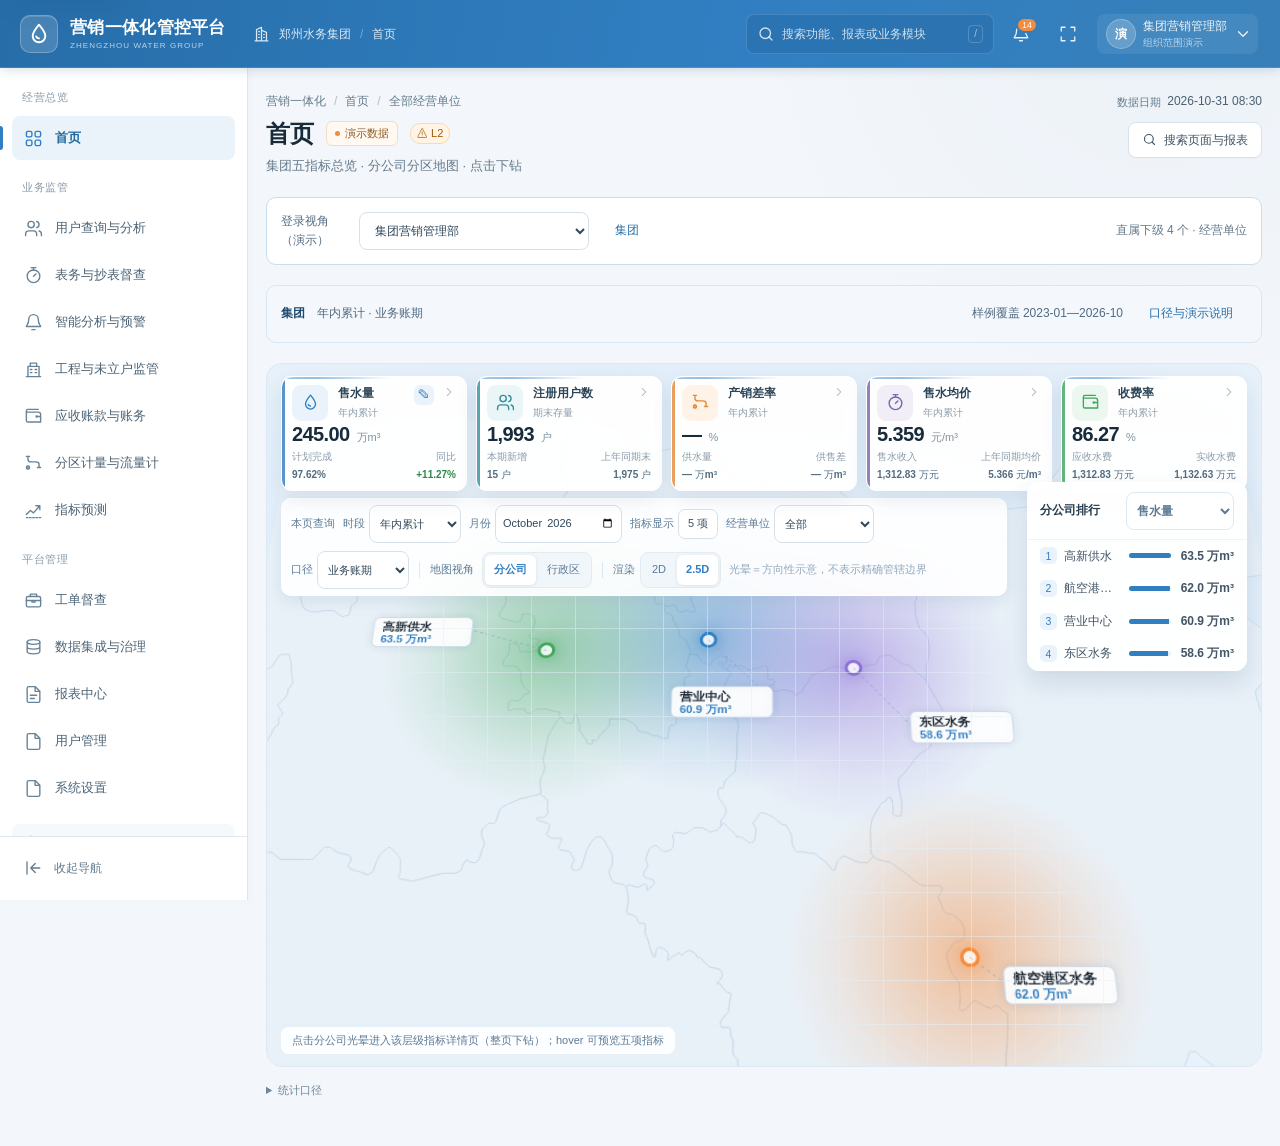
<file: index.html>
<!DOCTYPE html>
<html lang="zh-CN">
<head>
  <meta charset="UTF-8">
  <meta name="viewport" content="width=device-width, initial-scale=1.0">
  <meta name="description" content="郑州水务集团营销一体化管控与分析平台">
  <meta name="theme-color" content="#317FC2">
  <title>集团经营总览｜营销一体化V4</title>
  <link rel="stylesheet" href="assets/app.css?v=20261109-v4.2c">
  <link rel="stylesheet" href="assets/extensions.css?v=20261109-v4.2c">
  <link rel="stylesheet" href="assets/home-v2.css?v=20261109-v4.2c">
  <link rel="stylesheet" href="assets/workflows-v2.css?v=20261109-v4.2c">
  <link rel="stylesheet" href="assets/product.css?v=20261109-v4.2c">
  <link rel="stylesheet" href="assets/content-v3.css?v=20261109-v4.2c">
  <link rel="stylesheet" href="assets/v4.css?v=20261109-v4.2c">
  <link rel="stylesheet" href="assets/v4-home.css?v=20261109-v4.2c">
  <script defer src="echarts.min.js?v=20261109-v4.2c"></script>
  <script defer src="assets/catalog.js?v=20261109-v4.2c"></script>
  <script defer src="assets/data.js?v=20261109-v4.2c"></script>
  <script defer src="assets/organization.js?v=20261109-v4.2c"></script>
  <script defer src="assets/engine.js?v=20261109-v4.2c"></script>
  <script defer src="assets/icons.js?v=20261109-v4.2c"></script>
  <script defer src="assets/shell.js?v=20261109-v4.2c"></script>
  <script defer src="assets/map-data.js?v=20261109-v4.2c"></script>
  <script defer src="assets/map.js?v=20261109-v4.2c"></script>
  <script defer src="assets/home.js?v=20261109-v4.2c"></script>
  <script defer src="assets/workflows.js?v=20261109-v4.2c"></script>
  <script defer src="assets/admin.js?v=20261109-v4.2c"></script>
  <script defer src="assets/views.js?v=20261109-v4.2c"></script>
  <script defer src="assets/business.js?v=20261109-v4.2c"></script>
  <script defer src="assets/app.js?v=20261109-v4.2c"></script>
</head>
<body class="v2-product">
  <a class="skip-link" href="#page">跳至主要内容</a>
  <div id="appTopbar"></div>
  <div id="appSidebar"></div>

  <main id="main" class="main" tabindex="-1">
    <div id="globalFilters"></div>
    <div id="page" class="page" tabindex="-1">
      <section class="initial-loading" aria-label="正在载入工作台">
        <div class="skeleton skeleton-title"></div>
        <div class="kpi-grid" aria-hidden="true">
          <div class="card skeleton skeleton-card"></div>
          <div class="card skeleton skeleton-card"></div>
          <div class="card skeleton skeleton-card"></div>
          <div class="card skeleton skeleton-card"></div>
          <div class="card skeleton skeleton-card"></div>
        </div>
        <div class="card skeleton skeleton-panel" aria-hidden="true"></div>
        <p class="muted">正在载入统一事实源与工作台…</p>
      </section>
    </div>
  </main>

  <div id="appStatus" class="sr-only" role="status" aria-live="polite" aria-atomic="true"></div>
  <div id="searchPanel" class="search-popover" hidden></div>
  <div id="accountPanel" class="role-popover" hidden></div>
  <div id="drawerLayer"></div>
  <div id="modalLayer"></div>
  <div id="toast" class="toast" role="status" aria-live="polite" aria-atomic="true"></div>
  <div id="chartTooltip" class="chart-tooltip" role="tooltip" hidden></div>
  <noscript><div class="noscript-notice">此交互原型需要启用 JavaScript 才能运行。</div></noscript>
</body>
</html>
</file>
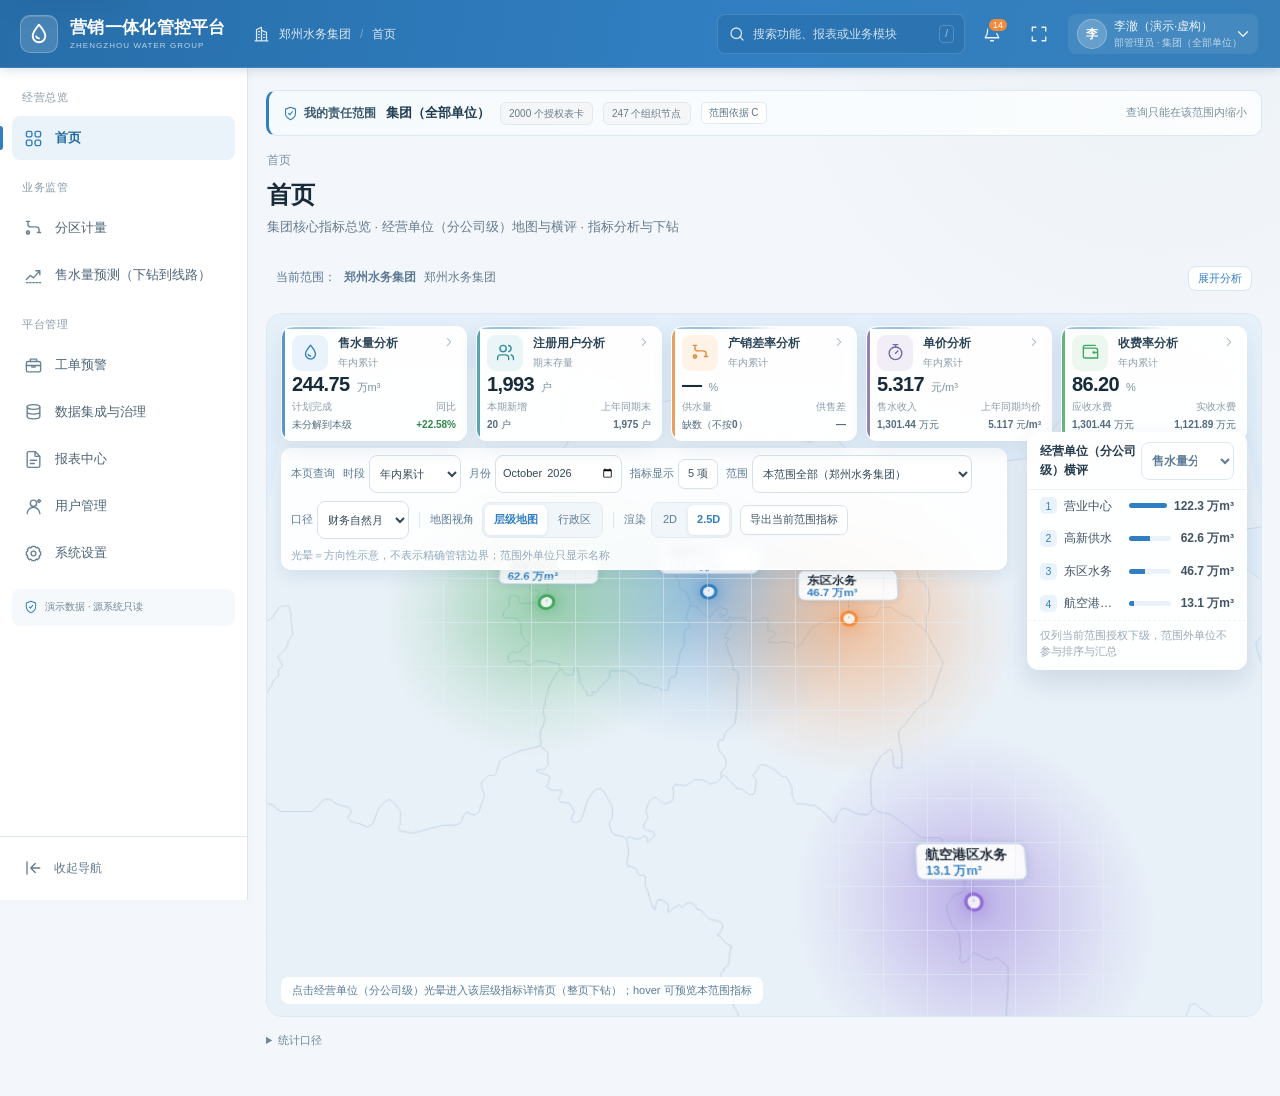
<file: workbench-v6/index.html>
<!DOCTYPE html>
<html lang="zh-CN">
<head>
  <meta charset="UTF-8">
  <meta name="viewport" content="width=device-width, initial-scale=1.0">
  <meta name="description" content="郑州水务集团营销一体化管控与分析平台">
  <meta name="theme-color" content="#317FC2">
  <title>集团经营总览｜营销一体化V6</title>
  <link rel="stylesheet" href="assets/app.css?v=20261112-v6.0">
  <link rel="stylesheet" href="assets/extensions.css?v=20261112-v6.0">
  <link rel="stylesheet" href="assets/home-v2.css?v=20261112-v6.0">
  <link rel="stylesheet" href="assets/workflows-v2.css?v=20261112-v6.0">
  <link rel="stylesheet" href="assets/product.css?v=20261112-v6.0">
  <link rel="stylesheet" href="assets/content-v3.css?v=20261112-v6.0">
  <link rel="stylesheet" href="assets/v4.css?v=20261112-v6.0">
  <link rel="stylesheet" href="assets/v4-home.css?v=20261112-v6.0">
  <link rel="stylesheet" href="assets/v5.css?v=20261112-v6.0">
  <link rel="stylesheet" href="assets/analysis-v6.css?v=20261112-v6.0">
  <script defer src="echarts.min.js?v=20261112-v6.0"></script>
  <script defer src="assets/catalog.js?v=20261112-v6.0"></script>
  <script defer src="assets/organization.js?v=20261112-v6.0"></script>
  <script defer src="assets/data.js?v=20261112-v6.0"></script>
  <script defer src="assets/prototype-data-v6.js?v=20261112-v6.0"></script>
  <script defer src="assets/demo-profiles.js?v=20261112-v6.0"></script>
  <script defer src="assets/access.js?v=20261112-v6.0"></script>
  <script defer src="assets/engine.js?v=20261112-v6.0"></script>
  <script defer src="assets/icons.js?v=20261112-v6.0"></script>
  <script defer src="assets/shell.js?v=20261112-v6.0"></script>
  <script defer src="assets/map-data.js?v=20261112-v6.0"></script>
  <script defer src="assets/map.js?v=20261112-v6.0"></script>
  <script defer src="assets/home.js?v=20261112-v6.0"></script>
  <script defer src="assets/workflows.js?v=20261112-v6.0"></script>
  <script defer src="assets/admin.js?v=20261112-v6.0"></script>
  <script defer src="assets/views.js?v=20261112-v6.0"></script>
  <script defer src="assets/business.js?v=20261112-v6.0"></script>
  <script defer src="assets/manual-v6.js?v=20261112-v6.0"></script>
  <script defer src="assets/analysis-v6.js?v=20261112-v6.0"></script>
  <script defer src="assets/analysis-ui-v6.js?v=20261112-v6.0"></script>
  <script defer src="assets/report-v6.js?v=20261112-v6.0"></script>
  <script defer src="assets/app.js?v=20261112-v6.0"></script>
</head>
<body class="v2-product">
  <a class="skip-link" href="#page">跳至主要内容</a>
  <div id="appTopbar"></div>
  <div id="appSidebar"></div>

  <main id="main" class="main" tabindex="-1">
    <div id="scopeSummary" class="scope-summary" hidden></div>
    <div id="globalFilters"></div>
    <div id="page" class="page" tabindex="-1">
      <section class="initial-loading" aria-label="正在载入工作台">
        <div class="skeleton skeleton-title"></div>
        <div class="kpi-grid" aria-hidden="true">
          <div class="card skeleton skeleton-card"></div>
          <div class="card skeleton skeleton-card"></div>
          <div class="card skeleton skeleton-card"></div>
          <div class="card skeleton skeleton-card"></div>
          <div class="card skeleton skeleton-card"></div>
        </div>
        <div class="card skeleton skeleton-panel"></div>
        <p class="muted">正在载入统一事实源与工作台…</p>
      </section>
    </div>
  </main>

  <div id="appStatus" class="sr-only" role="status" aria-live="polite" aria-atomic="true"></div>
  <div id="searchPanel" class="search-popover" hidden></div>
  <div id="accountPanel" class="role-popover" hidden></div>
  <div id="overlayLayer"></div>
  <div id="toast" class="toast" role="status" aria-live="polite" aria-atomic="true"></div>
  <div id="chartTooltip" class="chart-tooltip" role="tooltip" hidden></div>
  <noscript><div class="noscript-notice">此交互原型需要启用 JavaScript 才能运行。</div></noscript>
</body>
</html>
</file>
<file: assets/app.css>
:root {
  --brand: #317FC2;
  --brand-strong: #276FAF;
  --brand-deep: #195589;
  --brand-soft: #EAF3FB;
  --brand-softer: #F4F8FC;
  --green: #41A75E;
  --green-strong: #2F854A;
  --green-soft: #ECF7EF;
  --orange: #F58B3C;
  --orange-strong: #AE591F;
  --orange-soft: #FFF4E9;
  --red: #D95555;
  --red-strong: #B64242;
  --red-soft: #FCEEEE;
  --ink: #172B3A;
  --text: #354B5C;
  --muted: #6D8293;
  --faint: #8D9EAC;
  --line: #E2EAF1;
  --line-strong: #D3E0EA;
  --canvas: #F3F6FA;
  --surface: #FFFFFF;
  --topbar-h: 68px;
  --sidebar-w: 248px;
  --radius: 12px;
  --shadow: 0 3px 14px rgba(28, 68, 102, .055);
  --shadow-md: 0 10px 30px rgba(24, 60, 90, .12);
  --shadow-lg: 0 22px 64px rgba(13, 39, 60, .22);
  --ease: cubic-bezier(.2, .75, .25, 1);
}

* { box-sizing: border-box; }
html { min-height: 100%; scroll-behavior: smooth; }
body {
  margin: 0;
  min-height: 100vh;
  background: var(--canvas);
  color: var(--text);
  font-family: "PingFang SC", "Microsoft YaHei", "Noto Sans CJK SC", Arial, sans-serif;
  font-size: 14px;
  line-height: 1.5;
  -webkit-font-smoothing: antialiased;
}
body.has-layer { overflow: hidden; }
button, input, select, textarea { font: inherit; }
button, a, [role="button"] { -webkit-tap-highlight-color: transparent; }
button { cursor: pointer; }
button:disabled { cursor: not-allowed; }
a { color: inherit; text-decoration: none; }
img, svg { display: block; }
[hidden], .hidden { display: none !important; }
.icon { width: 20px; height: 20px; flex: 0 0 auto; fill: none; stroke: currentColor; stroke-width: 1.8; stroke-linecap: round; stroke-linejoin: round; }
.sr-only { position: absolute !important; width: 1px !important; height: 1px !important; padding: 0 !important; margin: -1px !important; overflow: hidden !important; clip: rect(0, 0, 0, 0) !important; white-space: nowrap !important; border: 0 !important; }
.skip-link { position: fixed; z-index: 1000; top: 8px; left: 12px; padding: 9px 14px; color: var(--brand-deep); border-radius: 8px; background: #fff; box-shadow: var(--shadow-md); transform: translateY(-150%); }
.skip-link:focus { transform: translateY(0); }
.muted { color: var(--muted); }
.text-green { color: var(--green-strong) !important; }
.text-orange { color: var(--orange-strong) !important; }
.text-red { color: var(--red-strong) !important; }
.text-brand { color: var(--brand-strong) !important; }
.numeric { font-family: "DIN Alternate", "Arial Narrow", Arial, sans-serif; font-variant-numeric: tabular-nums; }
.nowrap { white-space: nowrap; }
.ellipsis { overflow: hidden; text-overflow: ellipsis; white-space: nowrap; }
.stack { display: flex; flex-direction: column; gap: 12px; }
.inline { display: inline-flex; align-items: center; gap: 8px; }

/* Brand application shell */
.topbar {
  position: fixed;
  z-index: 100;
  inset: 0 0 auto;
  height: var(--topbar-h);
  display: flex;
  color: #fff;
  background: linear-gradient(105deg, #276DAA 0%, var(--brand) 52%, #3E8DC9 100%);
  box-shadow: 0 2px 12px rgba(30, 86, 135, .18);
}
.topbar::after { content: ""; position: absolute; inset: auto 0 0; height: 1px; background: rgba(255,255,255,.12); pointer-events: none; }
.brand {
  width: var(--sidebar-w);
  flex: 0 0 var(--sidebar-w);
  display: flex;
  align-items: center;
  gap: 11px;
  padding: 0 19px;
  white-space: nowrap;
  overflow: hidden;
  transition: width .24s var(--ease), flex-basis .24s var(--ease), padding .24s var(--ease);
}
.brand:hover { background: rgba(255,255,255,.035); }
.brand-mark { width: 35px; height: 35px; flex: 0 0 35px; display: grid; place-items: center; border: 1px solid rgba(255,255,255,.25); border-radius: 11px; color: #fff; background: linear-gradient(145deg, rgba(255,255,255,.2), rgba(255,255,255,.1)); box-shadow: inset 0 1px 0 rgba(255,255,255,.16); }
.brand-mark .icon { width: 23px; height: 23px; stroke-width: 1.9; }
.brand-copy { display: flex; flex-direction: column; line-height: 1.15; transition: opacity .15s; }
.brand-name { font-size: 16px; font-weight: 650; letter-spacing: .4px; }
.brand-sub { margin-top: 5px; font-size: 8px; letter-spacing: 1.35px; opacity: .65; text-transform: uppercase; }
.topbar-main { min-width: 0; flex: 1; display: flex; align-items: center; gap: 12px; padding: 0 20px 0 5px; }
.topbar-context { min-width: 0; display: flex; align-items: center; gap: 8px; color: rgba(255,255,255,.84); font-size: 12px; white-space: nowrap; }
.topbar-context .icon { width: 16px; height: 16px; }
.context-separator { opacity: .42; }
.prototype-badge { display: inline-flex; align-items: center; gap: 5px; height: 25px; padding: 0 9px; color: rgba(255,255,255,.85); border: 1px solid rgba(255,255,255,.16); border-radius: 6px; background: rgba(10,64,109,.13); font-size: 10px; white-space: nowrap; }
.prototype-badge .icon { width: 13px; height: 13px; }
.topbar-actions { margin-left: auto; display: flex; align-items: center; gap: 6px; }
.top-action { position: relative; height: 38px; min-width: 38px; padding: 0 10px; display: inline-flex; align-items: center; justify-content: center; gap: 7px; color: rgba(255,255,255,.9); background: transparent; border: 1px solid transparent; border-radius: 9px; transition: background .16s, border-color .16s; }
.top-action:hover, .top-action.active, .top-action[aria-expanded="true"] { background: rgba(255,255,255,.13); border-color: rgba(255,255,255,.13); }
.top-action .icon { width: 18px; height: 18px; }
.top-search { width: 220px; justify-content: flex-start; color: rgba(255,255,255,.75); background: rgba(12,66,111,.15); border-color: rgba(255,255,255,.12); font-size: 11px; }
.top-search kbd { margin-left: auto; padding: 1px 5px; border: 1px solid rgba(255,255,255,.25); border-radius: 4px; font: 10px/1.4 Arial; }
.alert-dot { position: absolute; top: 2px; right: 2px; min-width: 16px; height: 16px; padding: 0 4px; display: grid; place-items: center; color: #fff; border: 2px solid #3785C3; border-radius: 9px; background: var(--orange); font: 9px/1 Arial; }
.user-action { max-width: 175px; padding-right: 5px; }
.avatar { width: 29px; height: 29px; flex: 0 0 29px; display: grid; place-items: center; color: #fff; border: 1px solid rgba(255,255,255,.25); border-radius: 50%; background: rgba(255,255,255,.18); font-size: 11px; font-weight: 650; }
.user-copy { min-width: 0; display: flex; flex-direction: column; align-items: flex-start; line-height: 1.2; }
.user-name { max-width: 90px; overflow: hidden; text-overflow: ellipsis; font-size: 11px; white-space: nowrap; }
.user-role { margin-top: 3px; color: rgba(255,255,255,.64); font-size: 9px; }

.sidebar { position: fixed; z-index: 90; left: 0; top: var(--topbar-h); bottom: 0; width: var(--sidebar-w); display: flex; flex-direction: column; overflow: hidden; background: var(--surface); border-right: 1px solid var(--line); transition: width .24s var(--ease); }
.sidebar-scroll { flex: 1; overflow-x: hidden; overflow-y: auto; padding: 14px 0 12px; scrollbar-width: thin; scrollbar-color: var(--line-strong) transparent; }
.nav-section { margin-bottom: 11px; }
.nav-section-title { height: 28px; padding: 5px 22px; color: var(--faint); font-size: 10px; letter-spacing: 1.2px; white-space: nowrap; }
.nav-item { position: relative; min-height: 42px; margin: 3px 12px; padding: 9px 12px; display: flex; align-items: center; gap: 12px; color: #526A7C; border-radius: 8px; white-space: nowrap; transition: color .15s, background .15s, transform .15s; }
.nav-item:hover { color: var(--brand); background: var(--brand-softer); }
.nav-item.active { color: var(--brand-strong); background: var(--brand-soft); font-weight: 600; }
.nav-item.active::before { content: ""; position: absolute; left: -12px; top: 9px; bottom: 9px; width: 3px; border-radius: 0 3px 3px 0; background: var(--brand); box-shadow: 2px 0 7px rgba(49,127,194,.2); }
.nav-item .icon { width: 19px; height: 19px; }
.nav-label { overflow: hidden; transition: opacity .12s; }
.nav-meta { margin-left: auto; min-width: 20px; padding: 2px 6px; color: var(--orange-strong); border-radius: 8px; background: var(--orange-soft); font-size: 10px; text-align: center; }
.sidebar-footer { padding: 10px 12px; border-top: 1px solid var(--line); }
.collapse-btn { width: 100%; height: 38px; padding: 0 12px; display: flex; align-items: center; gap: 12px; color: var(--muted); border: 0; border-radius: 8px; background: transparent; white-space: nowrap; }
.collapse-btn:hover { color: var(--brand); background: var(--brand-softer); }
.collapse-btn .icon { width: 18px; height: 18px; transition: transform .24s; }
.sidebar-boundary { margin: 5px 12px 13px; padding: 11px 12px; color: var(--muted); border: 1px solid var(--line); border-radius: 8px; background: #FAFCFD; font-size: 10px; line-height: 1.65; white-space: normal; }
.sidebar-boundary .icon { display: inline-block; width: 13px; height: 13px; margin-right: 5px; vertical-align: -2px; color: var(--brand); }

.main { min-height: 100vh; margin-left: var(--sidebar-w); padding: calc(var(--topbar-h) + 20px) 24px 28px; transition: margin-left .24s var(--ease); }
.main:focus, .page:focus { outline: none; }
.page { width: 100%; max-width: 1880px; margin: 0 auto; }
body.nav-collapsed { --sidebar-w: 72px; }
body.nav-collapsed .brand { padding: 0 14px; }
body.nav-collapsed .brand-copy,
body.nav-collapsed .nav-label,
body.nav-collapsed .nav-meta,
body.nav-collapsed .collapse-label,
body.nav-collapsed .sidebar-boundary { display: none; }
body.nav-collapsed .nav-section-title { color: transparent; position: relative; }
body.nav-collapsed .nav-section-title::after { content: ""; position: absolute; left: 21px; right: 21px; top: 14px; height: 1px; background: var(--line); }
body.nav-collapsed .nav-item { margin-left: 10px; margin-right: 10px; padding-left: 11px; padding-right: 11px; }
body.nav-collapsed .collapse-btn { justify-content: center; padding: 0; }
body.nav-collapsed .collapse-btn .icon { transform: rotate(180deg); }

/* Headings, cards and actions */
.page-heading { min-height: 64px; margin-bottom: 18px; display: flex; align-items: flex-end; gap: 20px; }
.page-heading-copy { min-width: 0; }
.breadcrumbs { margin-bottom: 8px; display: flex; align-items: center; gap: 7px; color: var(--muted); font-size: 11px; }
.breadcrumbs a { color: var(--brand-strong); }
.breadcrumbs a:hover { text-decoration: underline; }
.breadcrumbs .icon { width: 12px; height: 12px; color: var(--faint); }
.page-title-row { display: flex; align-items: center; gap: 10px; flex-wrap: wrap; }
h1.page-title { margin: 0; color: var(--ink); font-size: 23px; line-height: 1.25; font-weight: 650; letter-spacing: .2px; }
.page-subtitle { margin-top: 7px; color: var(--muted); font-size: 12px; }
.page-actions { margin-left: auto; display: flex; align-items: center; justify-content: flex-end; gap: 9px; flex: 0 0 auto; flex-wrap: wrap; }
.card { min-width: 0; background: var(--surface); border: 1px solid rgba(218,229,238,.95); border-radius: var(--radius); box-shadow: var(--shadow); }
.card-head { min-height: 58px; padding: 15px 19px 11px; display: flex; align-items: center; gap: 10px; }
.card-title-bar { width: 4px; height: 16px; flex: 0 0 4px; border-radius: 3px; background: var(--brand); }
.card-title { margin: 0; color: var(--ink); font-size: 15px; font-weight: 650; }
.card-subtitle { margin-top: 4px; color: var(--muted); font-size: 11px; }
.card-head-actions { margin-left: auto; display: flex; align-items: center; gap: 8px; flex-wrap: wrap; }
.card-body { padding: 0 19px 19px; }
.card-body.flush { padding: 0; }
.divider { height: 1px; background: var(--line); }
.section-title { margin: 0 0 12px; display: flex; align-items: center; gap: 7px; color: var(--ink); font-size: 13px; font-weight: 650; }
.section-title .icon { width: 16px; height: 16px; color: var(--brand); }
.data-note { display: inline-flex; align-items: center; gap: 6px; color: var(--muted); font-size: 10px; line-height: 1.6; }
.data-note .icon { width: 13px; height: 13px; }
.btn { min-height: 36px; padding: 7px 14px; display: inline-flex; align-items: center; justify-content: center; gap: 7px; color: var(--text); border: 1px solid var(--line-strong); border-radius: 8px; background: #fff; font-size: 12px; line-height: 1.35; transition: border-color .15s, color .15s, background .15s, box-shadow .15s, transform .1s; }
.btn:hover { color: var(--brand); border-color: #9FC4E2; background: var(--brand-softer); }
.btn:active { transform: translateY(1px); }
.btn .icon { width: 16px; height: 16px; }
.btn.primary { color: #fff; border-color: var(--brand); background: var(--brand); box-shadow: 0 3px 8px rgba(49,127,194,.18); }
.btn.primary:hover { color: #fff; border-color: var(--brand-strong); background: var(--brand-strong); }
.btn.danger { color: #fff; border-color: var(--red); background: var(--red); }
.btn.danger:hover { color: #fff; border-color: var(--red-strong); background: var(--red-strong); }
.btn.ghost { border-color: transparent; background: transparent; }
.btn.soft { color: var(--brand-strong); border-color: transparent; background: var(--brand-soft); }
.btn.green { color: #fff; border-color: var(--green); background: var(--green); }
.btn.sm { min-height: 30px; padding: 5px 10px; border-radius: 6px; font-size: 11px; }
.btn.lg { min-height: 42px; padding: 9px 19px; }
.btn:disabled { opacity: .48; transform: none; }
.icon-btn { width: 34px; height: 34px; padding: 0; display: inline-grid; place-items: center; color: var(--muted); border: 1px solid var(--line); border-radius: 8px; background: #fff; transition: color .15s, border-color .15s, background .15s; }
.icon-btn:hover { color: var(--brand); border-color: #AACCE5; background: var(--brand-softer); }
.icon-btn .icon { width: 17px; height: 17px; }
.badge { display: inline-flex; align-items: center; gap: 5px; max-width: 100%; padding: 4px 9px; color: var(--brand-strong); border-radius: 6px; background: var(--brand-soft); font-size: 11px; font-weight: 500; line-height: 1.35; }
.badge.green, .badge.success { color: var(--green-strong); background: var(--green-soft); }
.badge.orange, .badge.warning { color: var(--orange-strong); background: var(--orange-soft); }
.badge.red, .badge.danger { color: var(--red-strong); background: var(--red-soft); }
.badge.gray, .badge.neutral { color: var(--muted); background: #F0F3F6; }
.status-dot { width: 6px; height: 6px; flex: 0 0 6px; border-radius: 50%; background: currentColor; box-shadow: 0 0 0 3px rgba(49,127,194,.08); }
.status-dot.green { color: var(--green); }
.status-dot.orange { color: var(--orange); }
.status-dot.red { color: var(--red); }

/* Global and local filters */
.global-filter-card { position: relative; z-index: 20; max-width: 1880px; margin: 0 auto 16px; }
.filter-bar { overflow: visible; }
.filter-bar-head { min-height: 47px; padding: 11px 16px 9px; display: flex; align-items: center; gap: 9px; border-bottom: 1px solid var(--line); }
.filter-bar-title { display: inline-flex; align-items: center; gap: 7px; color: var(--ink); font-size: 12px; font-weight: 650; }
.filter-bar-title .icon { width: 16px; height: 16px; color: var(--brand); }
.filter-summary { min-width: 0; margin-left: 3px; overflow: hidden; color: var(--muted); font-size: 10px; text-overflow: ellipsis; white-space: nowrap; }
.filter-bar-actions { margin-left: auto; display: flex; align-items: center; gap: 4px; }
.filter-bar-body { padding: 12px 16px 13px; }
.filter-grid { display: grid; grid-template-columns: repeat(6, minmax(128px, 1fr)); gap: 11px 13px; }
.filter-field, .field { min-width: 0; }
.filter-label, .field > label, .field-label { margin-bottom: 6px; display: flex; align-items: center; gap: 5px; color: #60788A; font-size: 10px; }
.filter-label .icon, .field-label .icon { width: 12px; height: 12px; }
.control, .text-input { width: 100%; height: 35px; padding: 0 31px 0 10px; color: var(--text); border: 1px solid var(--line-strong); border-radius: 7px; outline: none; background: #fff; font-size: 11px; transition: border-color .15s, box-shadow .15s; }
.text-input { padding-right: 10px; }
textarea.text-input { height: auto; min-height: 88px; padding-top: 9px; padding-bottom: 9px; resize: vertical; line-height: 1.6; }
.control:hover, .text-input:hover { border-color: #ACCADF; }
.control:focus, .text-input:focus { border-color: var(--brand); box-shadow: 0 0 0 3px rgba(49,127,194,.1); }
.control:disabled, .text-input:disabled { color: var(--faint); background: #F5F7F9; cursor: not-allowed; }
.text-input::placeholder { color: #9BAAB7; }
.control.sm, .text-input.sm { height: 30px; }
.input-with-icon { position: relative; }
.input-with-icon > .icon { position: absolute; z-index: 1; left: 10px; top: 50%; width: 15px; height: 15px; color: var(--muted); transform: translateY(-50%); pointer-events: none; }
.input-with-icon > .text-input { padding-left: 32px; }
.advanced-fields { margin-top: 12px; padding-top: 12px; border-top: 1px dashed var(--line); }
.filter-actions { margin-top: 12px; display: flex; align-items: center; gap: 8px; flex-wrap: wrap; }
.filter-hint { margin-left: auto; display: inline-flex; align-items: center; gap: 5px; color: var(--muted); font-size: 10px; }
.filter-hint .icon { width: 13px; height: 13px; }
.active-filters { display: flex; align-items: center; gap: 7px; flex-wrap: wrap; }
.filter-chip { min-height: 26px; padding: 3px 8px; display: inline-flex; align-items: center; gap: 5px; color: var(--brand-strong); border: 1px solid #D5E6F2; border-radius: 6px; background: var(--brand-softer); font-size: 10px; }
.filter-chip button { width: 18px; height: 18px; padding: 0; display: grid; place-items: center; color: var(--muted); border: 0; border-radius: 4px; background: transparent; }
.filter-chip button:hover { color: var(--red); background: var(--red-soft); }
.filter-chip .icon { width: 11px; height: 11px; }
.filter-card { position: relative; z-index: 10; margin-bottom: 14px; }
.filter-card .card-head { min-height: 50px; padding-top: 12px; padding-bottom: 8px; }
.form-grid { display: grid; grid-template-columns: repeat(2, minmax(0, 1fr)); gap: 14px 18px; }
.form-grid.three { grid-template-columns: repeat(3, minmax(0, 1fr)); }
.field-full { grid-column: 1 / -1; }
.field-help { margin-top: 5px; color: var(--muted); font-size: 10px; line-height: 1.55; }
.field-error { margin-top: 5px; color: var(--red-strong); font-size: 10px; }
.required { color: var(--red); }
.segmented { display: inline-flex; align-items: center; gap: 2px; max-width: 100%; padding: 3px; overflow-x: auto; border-radius: 8px; background: #F0F4F7; }
.segmented button { min-height: 28px; padding: 4px 11px; flex: 0 0 auto; color: var(--muted); border: 0; border-radius: 6px; background: transparent; font-size: 11px; }
.segmented button:hover { color: var(--brand); }
.segmented button.active, .segmented button[aria-pressed="true"] { color: var(--brand-strong); background: #fff; box-shadow: 0 1px 4px rgba(28,68,102,.1); font-weight: 600; }

/* KPIs, charts and maps */
.kpi-grid { display: grid; grid-template-columns: repeat(5, minmax(0, 1fr)); gap: 14px; margin-bottom: 16px; }
.kpi-card { position: relative; min-width: 0; min-height: 124px; padding: 17px 18px 15px; overflow: hidden; }
.kpi-card::after { content: ""; position: absolute; width: 92px; height: 92px; right: -42px; top: -46px; border-radius: 50%; background: var(--brand-soft); opacity: .72; pointer-events: none; }
.kpi-top { display: flex; align-items: center; gap: 8px; color: var(--muted); font-size: 11px; }
.kpi-icon { width: 29px; height: 29px; flex: 0 0 29px; display: grid; place-items: center; color: var(--brand); border-radius: 8px; background: var(--brand-soft); }
.kpi-icon.green { color: var(--green); background: var(--green-soft); }
.kpi-icon.orange { color: var(--orange); background: var(--orange-soft); }
.kpi-icon .icon { width: 16px; height: 16px; }
.kpi-main { margin-top: 11px; display: flex; align-items: flex-end; gap: 8px; }
.kpi-value { color: var(--ink); font-size: 30px; line-height: 1; font-weight: 650; letter-spacing: -.5px; }
.kpi-unit { padding-bottom: 3px; color: var(--muted); font-size: 10px; }
.kpi-foot { margin-top: 10px; display: flex; align-items: center; gap: 8px; color: var(--muted); font-size: 10px; }
.trend { display: inline-flex; align-items: center; gap: 3px; font-weight: 600; }
.trend .icon { width: 12px; height: 12px; }
.chart-grid { display: grid; grid-template-columns: repeat(2, minmax(0, 1fr)); gap: 16px; margin-bottom: 16px; }
.chart-grid.three { grid-template-columns: repeat(3, minmax(0, 1fr)); }
.chart-card { min-width: 0; overflow: visible; }
.chart-card .card-body { padding-top: 2px; }
.chart-toolbar { min-height: 36px; display: flex; align-items: center; justify-content: flex-end; gap: 6px; flex-wrap: wrap; }
.chart-toolbar .control { width: auto; min-width: 92px; height: 30px; font-size: 10px; }
.chart { width: 100%; height: 280px; min-width: 0; }
.chart-tooltip { position: fixed; z-index: 450; max-width: 320px; padding: 10px 12px; color: #fff; border-radius: 8px; background: rgba(23,43,58,.96); box-shadow: var(--shadow-md); font-size: 11px; pointer-events: none; }
.chart-fallback { min-height: 180px; display: grid; place-items: center; padding: 20px; color: var(--muted); border: 1px dashed var(--line-strong); border-radius: 9px; background: #FAFCFD; text-align: center; font-size: 11px; }
.map-layout { display: grid; grid-template-columns: minmax(0, 1.6fr) minmax(270px, .7fr); gap: 16px; min-width: 0; }
.map-canvas { position: relative; min-width: 0; min-height: 420px; overflow: hidden; border: 1px solid #DFEAF2; border-radius: 11px; background-color: #F2F8FC; background-image: radial-gradient(#C8DCEB 1px, transparent 1px); background-size: 18px 18px; }
.map-legend { display: flex; align-items: center; gap: 12px; flex-wrap: wrap; color: var(--muted); font-size: 10px; }
.map-legend > span { display: inline-flex; align-items: center; gap: 5px; }
.legend-swatch { width: 12px; height: 12px; border: 1px solid rgba(49,127,194,.15); border-radius: 3px; background: var(--brand-soft); }
.legend-swatch.unavailable { border-color: #D6DEE5; background: repeating-linear-gradient(135deg, #EDF1F4, #EDF1F4 3px, #DDE4E9 3px, #DDE4E9 4px); }
.functional-layer-tag { display: inline-flex; align-items: center; gap: 5px; padding: 4px 8px; color: var(--brand-deep); border: 1px solid #C8DFEF; border-radius: 6px; background: rgba(234,243,251,.94); font-size: 10px; }
.home-hero { display: grid; grid-template-columns: minmax(0, 1.65fr) minmax(290px, .75fr); gap: 16px; margin-bottom: 16px; }
.home-bottom { display: grid; grid-template-columns: minmax(0, 1.55fr) minmax(310px, .75fr); gap: 16px; }
.home-side { min-width: 0; display: grid; gap: 16px; }
.quick-grid { display: grid; grid-template-columns: repeat(2, minmax(0, 1fr)); gap: 10px; }
.quick-item { padding: 13px; display: flex; align-items: center; gap: 11px; color: var(--text); border: 1px solid var(--line); border-radius: 9px; background: #FAFCFD; text-align: left; transition: border-color .15s, background .15s, transform .15s; }
.quick-item:hover { color: var(--brand); border-color: #B8D3E7; background: var(--brand-softer); transform: translateY(-1px); }
.quick-name { display: block; color: var(--ink); font-size: 12px; font-weight: 600; }
.quick-desc { display: block; margin-top: 4px; color: var(--muted); font-size: 10px; }
.alert-list { padding: 0 18px 12px; }
.alert-item { width: 100%; padding: 13px 0; display: flex; align-items: flex-start; gap: 10px; color: var(--text); border: 0; border-bottom: 1px solid var(--line); background: transparent; text-align: left; }
.alert-item:last-child { border-bottom: 0; }
.alert-item:hover .alert-title { color: var(--brand); }
.alert-level { width: 7px; height: 7px; flex: 0 0 7px; margin-top: 6px; border-radius: 50%; background: var(--orange); box-shadow: 0 0 0 4px var(--orange-soft); }
.alert-level.red { background: var(--red); box-shadow: 0 0 0 4px var(--red-soft); }
.alert-level.green { background: var(--green); box-shadow: 0 0 0 4px var(--green-soft); }
.alert-content { min-width: 0; flex: 1; }
.alert-title { display: block; font-size: 12px; }
.alert-meta { margin-top: 5px; display: flex; justify-content: space-between; gap: 8px; color: var(--muted); font-size: 10px; }
.progress { height: 6px; margin-top: 8px; overflow: hidden; border-radius: 4px; background: #EDF2F6; }
.progress > i, .progress > span { display: block; height: 100%; border-radius: inherit; background: linear-gradient(90deg, var(--brand), #65A9D7); }
.progress.green > i, .progress.green > span { background: linear-gradient(90deg, #389553, #6CBC82); }
.progress.orange > i, .progress.orange > span { background: linear-gradient(90deg, #E77D2E, #F5AA70); }

/* Tables and result toolbars */
.table-scroll { width: 100%; max-width: 100%; overflow: auto; scrollbar-width: thin; scrollbar-color: var(--line-strong) transparent; }
table.data-table { width: 100%; border-collapse: collapse; color: var(--text); font-size: 12px; }
.data-table th { height: 40px; padding: 9px 12px; color: #5F7688; border-top: 1px solid var(--line); border-bottom: 1px solid var(--line); background: #F5F8FA; text-align: left; font-weight: 500; white-space: nowrap; }
.data-table td { min-height: 44px; padding: 10px 12px; border-bottom: 1px solid #EBF0F4; vertical-align: middle; white-space: nowrap; }
.data-table tbody tr { transition: background .12s; }
.data-table tbody tr:hover { background: #F6FAFD; }
.data-table tbody tr.clickable { cursor: pointer; }
.data-table tbody tr[tabindex]:focus-visible { outline: 2px solid var(--brand); outline-offset: -2px; }
.data-table .num, .data-table th.num { text-align: right; font-variant-numeric: tabular-nums; }
.data-table .center, .data-table th.center { text-align: center; }
.data-table .primary-cell { color: var(--ink); font-weight: 600; }
.data-table .sub-cell { margin-top: 3px; color: var(--muted); font-size: 10px; font-weight: 400; }
.data-table .cell-wrap { white-space: normal; line-height: 1.6; }
.data-table .selection-cell { width: 42px; text-align: center; }
.data-table input[type="checkbox"], .field input[type="checkbox"], .field input[type="radio"] { width: 15px; height: 15px; margin: 0; accent-color: var(--brand); }
.table-link { display: inline-flex; align-items: center; gap: 4px; padding: 2px; color: var(--brand); border: 0; background: transparent; font-size: 11px; }
.table-link .icon { width: 13px; height: 13px; }
.table-link:hover { text-decoration: underline; }
.table-actions { display: inline-flex; align-items: center; gap: 5px; }
.result-card { overflow: hidden; }
.result-card .data-table th { position: sticky; z-index: 2; top: 0; }
.result-toolbar { min-height: 56px; padding: 12px 18px; display: flex; align-items: center; gap: 10px; flex-wrap: wrap; }
.result-count { color: var(--ink); font-size: 13px; font-weight: 600; }
.result-count strong { margin: 0 3px; color: var(--brand); font-size: 16px; }
.result-meta { margin-top: 3px; color: var(--muted); font-size: 10px; }
.result-actions { margin-left: auto; display: flex; align-items: center; gap: 8px; flex-wrap: wrap; }
.rank { width: 22px; height: 22px; display: inline-grid; place-items: center; color: var(--muted); border-radius: 6px; background: #F0F3F6; font-size: 10px; }
.rank.top { color: var(--orange-strong); background: var(--orange-soft); }
.pagination { min-height: 54px; padding: 11px 17px; display: flex; align-items: center; gap: 6px; flex-wrap: wrap; border-top: 1px solid var(--line); }
.page-size { margin-right: auto; display: inline-flex; align-items: center; gap: 5px; color: var(--muted); font-size: 10px; }
.page-size .control { width: auto; }
.page-btn { min-width: 30px; height: 30px; padding: 0 8px; display: inline-grid; place-items: center; color: var(--muted); border: 1px solid var(--line); border-radius: 6px; background: #fff; font-size: 11px; }
.page-btn:hover { color: var(--brand); border-color: #A9CCE5; }
.page-btn.active, .page-btn[aria-current="page"] { color: #fff; border-color: var(--brand); background: var(--brand); }
.page-btn:disabled { opacity: .4; }
.page-btn .icon { width: 13px; height: 13px; }
.empty { min-height: 210px; padding: 30px 20px; display: flex; flex-direction: column; align-items: center; justify-content: center; gap: 9px; color: var(--muted); text-align: center; }
.empty .icon { width: 38px; height: 38px; color: #AAC1D1; }
.empty-title { color: var(--text); font-size: 13px; font-weight: 600; }
.empty-description { max-width: 400px; font-size: 11px; line-height: 1.7; }

/* Forms, notices, tabs and timelines */
.tabs { display: flex; align-items: center; gap: 5px; overflow-x: auto; border-bottom: 1px solid var(--line); }
.tabs.padded { padding: 10px 18px 0; }
.tab, .tabs > button { min-height: 38px; padding: 8px 13px; flex: 0 0 auto; color: var(--muted); border: 0; border-bottom: 2px solid transparent; background: transparent; font-size: 12px; }
.tabs > button:hover { color: var(--brand); background: var(--brand-softer); }
.tabs > button.active, .tabs > button[aria-selected="true"] { color: var(--brand-strong); border-bottom-color: var(--brand); font-weight: 600; }
.notice { padding: 11px 13px; display: flex; align-items: flex-start; gap: 8px; color: #506D82; border: 1px solid #D7E7F2; border-radius: 8px; background: var(--brand-softer); font-size: 11px; line-height: 1.7; }
.notice > .icon { width: 16px; height: 16px; margin-top: 2px; flex: 0 0 16px; color: var(--brand); }
.notice.warning { color: #835225; border-color: #F3DDC9; background: var(--orange-soft); }
.notice.warning > .icon { color: var(--orange); }
.notice.danger { color: #8B4141; border-color: #F0D4D4; background: var(--red-soft); }
.notice.danger > .icon { color: var(--red); }
.notice.success { color: #326E46; border-color: #D4EADA; background: var(--green-soft); }
.notice.success > .icon { color: var(--green); }
.readonly { display: inline-flex; align-items: center; gap: 6px; color: var(--muted); font-size: 10px; }
.readonly .icon { width: 13px; height: 13px; }
.timeline { position: relative; margin: 0; padding: 0; list-style: none; }
.timeline-item { position: relative; padding: 0 0 20px 25px; }
.timeline-item:last-child { padding-bottom: 0; }
.timeline-item::before { content: ""; position: absolute; left: 6px; top: 13px; bottom: -2px; width: 1px; background: var(--line-strong); }
.timeline-item:last-child::before { display: none; }
.timeline-item::after { content: ""; position: absolute; left: 2px; top: 5px; width: 9px; height: 9px; border: 2px solid #fff; border-radius: 50%; background: var(--brand); box-shadow: 0 0 0 1px var(--brand); }
.timeline-item.muted::after { background: #B5C2CC; box-shadow: 0 0 0 1px #B5C2CC; }
.timeline-title { color: var(--ink); font-size: 12px; font-weight: 600; }
.timeline-meta { margin-top: 4px; color: var(--muted); font-size: 10px; }
.timeline-content { margin-top: 7px; color: var(--text); font-size: 11px; line-height: 1.7; }
.kv-grid { display: grid; grid-template-columns: repeat(3, minmax(0,1fr)); border-top: 1px solid var(--line); border-left: 1px solid var(--line); }
.kv-item { min-height: 65px; padding: 11px 13px; border-right: 1px solid var(--line); border-bottom: 1px solid var(--line); }
.kv-label { color: var(--muted); font-size: 10px; }
.kv-value { margin-top: 6px; color: var(--text); font-size: 12px; line-height: 1.55; word-break: break-word; }
.profile-head { padding: 15px; display: flex; align-items: center; gap: 14px; border: 1px solid #DCE9F2; border-radius: 10px; background: linear-gradient(110deg, #F2F8FC, #FAFCFE); }
.profile-avatar { width: 46px; height: 46px; display: grid; place-items: center; color: #fff; border-radius: 12px; background: linear-gradient(145deg, var(--brand), #62A6D5); font-size: 17px; font-weight: 600; }
.profile-name { color: var(--ink); font-size: 17px; font-weight: 650; }
.profile-id { margin-top: 5px; color: var(--muted); font-size: 11px; }
.profile-tags { margin-left: auto; display: flex; gap: 7px; flex-wrap: wrap; }

/* Search and role popovers */
.search-popover, .role-popover { position: fixed; z-index: 180; color: var(--text); border: 1px solid var(--line); border-radius: 12px; background: #fff; box-shadow: var(--shadow-lg); animation: popoverIn .16s var(--ease); }
.search-popover { width: min(570px, calc(100vw - 24px)); overflow: hidden; }
.role-popover { width: 286px; padding: 8px; }
.search-head { padding: 12px; display: flex; align-items: center; gap: 9px; border-bottom: 1px solid var(--line); }
.search-head > .icon { width: 19px; height: 19px; color: var(--brand); }
.search-input { min-width: 0; flex: 1; height: 36px; padding: 0 5px; color: var(--ink); border: 0; outline: 0; background: transparent; font-size: 13px; }
.search-close { width: 30px; height: 30px; border: 0; }
.search-body { max-height: min(460px, 65vh); padding: 8px; overflow-y: auto; }
.search-group-title { padding: 7px 9px 5px; color: var(--faint); font-size: 10px; letter-spacing: .6px; }
.search-result { width: 100%; min-height: 52px; padding: 9px 10px; display: flex; align-items: center; gap: 11px; color: var(--text); border: 0; border-radius: 8px; background: transparent; text-align: left; }
.search-result:hover, .search-result.active { color: var(--brand-strong); background: var(--brand-softer); }
.search-result-icon { width: 32px; height: 32px; display: grid; place-items: center; flex: 0 0 32px; color: var(--brand); border-radius: 8px; background: var(--brand-soft); }
.search-result-icon .icon { width: 17px; height: 17px; }
.search-result-copy { min-width: 0; flex: 1; }
.search-result-title { display: block; overflow: hidden; color: var(--ink); font-size: 12px; font-weight: 600; text-overflow: ellipsis; white-space: nowrap; }
.search-result-desc { display: block; margin-top: 3px; overflow: hidden; color: var(--muted); font-size: 10px; text-overflow: ellipsis; white-space: nowrap; }
.search-result > .icon { width: 14px; height: 14px; color: var(--faint); }
.search-foot { padding: 8px 13px; display: flex; gap: 14px; color: var(--muted); border-top: 1px solid var(--line); background: #FAFCFD; font-size: 9px; }
.search-foot kbd { padding: 1px 4px; border: 1px solid var(--line-strong); border-radius: 3px; background: #fff; font: 9px Arial; }
.role-head { padding: 10px 10px 12px; border-bottom: 1px solid var(--line); }
.role-title { color: var(--ink); font-size: 12px; font-weight: 650; }
.role-subtitle { margin-top: 4px; color: var(--muted); font-size: 10px; }
.role-option { width: 100%; min-height: 48px; padding: 8px 9px; display: flex; align-items: center; gap: 9px; color: var(--text); border: 0; border-radius: 8px; background: transparent; text-align: left; }
.role-option:hover { background: var(--brand-softer); }
.role-option[aria-checked="true"] { color: var(--brand-strong); background: var(--brand-soft); }
.role-option > .icon { width: 17px; height: 17px; }
.role-option-copy { flex: 1; }
.role-option-title { display: block; font-size: 11px; font-weight: 600; }
.role-option-desc { display: block; margin-top: 3px; color: var(--muted); font-size: 9px; }
.role-check { width: 15px; height: 15px; color: var(--brand); opacity: 0; }
.role-option[aria-checked="true"] .role-check { opacity: 1; }
.role-boundary { margin: 6px 4px 2px; padding: 9px; color: var(--muted); border-top: 1px solid var(--line); font-size: 9px; line-height: 1.6; }

/* Accessible modal and drawer layers */
.modal-mask, .drawer-mask { position: fixed; z-index: 300; inset: 0; padding: 28px; background: rgba(17,38,55,.46); backdrop-filter: blur(2px); animation: fadeIn .16s ease-out; }
.modal-mask { display: flex; align-items: center; justify-content: center; }
.modal { width: min(960px, 94vw); max-height: 90vh; display: flex; flex-direction: column; overflow: hidden; border: 1px solid rgba(255,255,255,.6); border-radius: 14px; background: #fff; box-shadow: var(--shadow-lg); animation: modalIn .2s var(--ease); }
.modal.sm { width: min(540px, 94vw); }
.modal.lg { width: min(1180px, 96vw); }
.modal-head, .drawer-head { min-height: 64px; padding: 15px 19px; display: flex; align-items: center; gap: 11px; border-bottom: 1px solid var(--line); }
.modal-title, .drawer-title { color: var(--ink); font-size: 16px; font-weight: 650; }
.modal-subtitle, .drawer-subtitle { margin-top: 4px; color: var(--muted); font-size: 10px; }
.modal-close, .drawer-close { margin-left: auto; flex: 0 0 auto; }
.modal-body { min-height: 0; padding: 19px; overflow-y: auto; overscroll-behavior: contain; }
.modal-foot, .drawer-foot { padding: 12px 19px; display: flex; align-items: center; justify-content: flex-end; gap: 8px; flex-wrap: wrap; border-top: 1px solid var(--line); background: #FAFCFD; }
.drawer-mask { padding: 0; display: flex; justify-content: flex-end; }
.drawer { width: min(var(--drawer-width, 620px), 96vw); height: 100%; display: flex; flex-direction: column; overflow: hidden; background: #fff; box-shadow: -18px 0 54px rgba(13,39,60,.2); animation: drawerIn .22s var(--ease); }
.drawer-head { min-height: 70px; padding: 16px 20px; }
.drawer-body { min-height: 0; flex: 1; padding: 19px 20px; overflow-y: auto; overscroll-behavior: contain; }
.drawer-foot { flex: 0 0 auto; }
.layer-icon { width: 34px; height: 34px; display: grid; place-items: center; flex: 0 0 34px; color: var(--brand); border-radius: 9px; background: var(--brand-soft); }
.layer-icon .icon { width: 18px; height: 18px; }

/* Toast, loading and fallback */
.toast { position: fixed; z-index: 500; left: 50%; top: 78px; max-width: min(580px, calc(100vw - 28px)); padding: 10px 15px; display: flex; align-items: center; gap: 8px; color: #fff; border-radius: 8px; background: rgba(23,43,58,.96); box-shadow: 0 8px 22px rgba(15,38,55,.2); font-size: 12px; opacity: 0; pointer-events: none; transform: translate(-50%,-10px); transition: opacity .18s, transform .18s; }
.toast.show { opacity: 1; transform: translate(-50%,0); }
.toast .icon { width: 16px; height: 16px; color: #9CC9EA; }
.toast.success .icon { color: #8ED4A0; }
.toast.error .icon { color: #F3A0A0; }
.toast.warning .icon { color: #F8BD89; }
.initial-loading { padding-top: 4px; text-align: center; }
.skeleton { position: relative; overflow: hidden; color: transparent !important; border-radius: 6px; background: #E9EFF4 !important; }
.skeleton::after { content: ""; position: absolute; inset: 0; background: linear-gradient(90deg, transparent, rgba(255,255,255,.75), transparent); transform: translateX(-100%); animation: shimmer 1.2s infinite; }
.skeleton-title { width: 230px; height: 30px; margin-bottom: 22px; }
.skeleton-card { height: 124px; }
.skeleton-panel { height: 390px; margin-bottom: 15px; }
.noscript-notice { position: fixed; z-index: 1000; inset: 80px 20px auto; padding: 18px; color: var(--red-strong); border: 1px solid #EFCACA; border-radius: 10px; background: var(--red-soft); text-align: center; }

@keyframes fadeIn { from { opacity: 0; } to { opacity: 1; } }
@keyframes modalIn { from { opacity: 0; transform: translateY(12px) scale(.985); } to { opacity: 1; transform: none; } }
@keyframes drawerIn { from { transform: translateX(28px); opacity: .5; } to { transform: none; opacity: 1; } }
@keyframes popoverIn { from { opacity: 0; transform: translateY(-5px); } to { opacity: 1; transform: none; } }
@keyframes shimmer { to { transform: translateX(100%); } }

@media (min-width: 1700px) {
  .main { padding-left: 28px; padding-right: 28px; }
  .kpi-card { padding-left: 20px; padding-right: 20px; }
  .filter-grid { grid-template-columns: repeat(6, minmax(150px, 1fr)); }
}
@media (max-width: 1500px) {
  .main { padding-left: 18px; padding-right: 18px; }
  .filter-grid { grid-template-columns: repeat(4, minmax(135px, 1fr)); }
  .top-search { width: 190px; }
  .prototype-badge { display: none; }
}
@media (max-width: 1200px) {
  .topbar-context { display: none; }
  .kpi-grid { gap: 11px; }
  .kpi-card { padding-left: 14px; padding-right: 14px; }
  .kpi-value { font-size: 27px; }
  .home-hero, .home-bottom, .map-layout { grid-template-columns: 1fr; }
  .chart-grid.three { grid-template-columns: repeat(2, minmax(0, 1fr)); }
  .kv-grid { grid-template-columns: repeat(2, minmax(0,1fr)); }
}
@media (max-width: 960px) {
  :root { --sidebar-w: 72px; }
  .brand { padding: 0 14px; }
  .brand-copy, .nav-label, .nav-meta, .collapse-label, .sidebar-boundary { display: none; }
  .nav-section-title { color: transparent; position: relative; }
  .nav-section-title::after { content: ""; position: absolute; left: 21px; right: 21px; top: 14px; height: 1px; background: var(--line); }
  .nav-item { margin-left: 10px; margin-right: 10px; padding-left: 11px; padding-right: 11px; }
  .collapse-btn { justify-content: center; padding: 0; }
  .top-search { width: 40px; padding: 0; justify-content: center; background: transparent; }
  .top-search span, .top-search kbd { display: none; }
  .main { padding-left: 14px; padding-right: 14px; }
  .kpi-grid { grid-template-columns: repeat(2, minmax(0,1fr)); }
  .chart-grid, .chart-grid.three { grid-template-columns: 1fr; }
  .page-heading { align-items: flex-start; flex-direction: column; gap: 12px; }
  .page-actions { margin-left: 0; justify-content: flex-start; }
  .form-grid, .form-grid.three { grid-template-columns: repeat(2, minmax(0,1fr)); }
  .filter-grid { grid-template-columns: repeat(3, minmax(0,1fr)); }
  .filter-summary { display: none; }
}
@media (max-width: 640px) {
  .topbar-main { gap: 5px; padding-right: 8px; }
  .topbar-actions { gap: 2px; }
  .top-action { padding: 0 7px; }
  .user-copy, #fullscreenBtn { display: none; }
  .main { padding-left: 10px; padding-right: 10px; padding-bottom: 18px; }
  .kpi-grid, .filter-grid, .form-grid, .form-grid.three, .quick-grid, .kv-grid { grid-template-columns: 1fr; }
  .filter-bar-head { align-items: flex-start; flex-wrap: wrap; }
  .filter-bar-actions { width: 100%; margin-left: 0; justify-content: flex-end; }
  .filter-hint { width: 100%; margin-left: 0; }
  .card-head { align-items: flex-start; flex-wrap: wrap; }
  .card-head-actions { width: 100%; margin-left: 14px; justify-content: flex-start; }
  .modal-mask { padding: 10px; }
  .modal { width: 100%; max-height: 94vh; }
  .modal-head, .drawer-head { padding-left: 14px; padding-right: 14px; }
  .modal-body, .drawer-body { padding: 14px; }
  .profile-tags { display: none; }
  .page-title-row { align-items: flex-start; }
  h1.page-title { font-size: 21px; }
}
@media (pointer: coarse) {
  .btn, .control, .text-input { min-height: 42px; }
  .top-action, .icon-btn { min-width: 42px; min-height: 42px; }
  .nav-item { min-height: 46px; }
  .filter-chip button { width: 24px; height: 24px; }
}
@media (prefers-reduced-motion: reduce) {
  html { scroll-behavior: auto; }
  *, *::before, *::after { animation-duration: .01ms !important; animation-iteration-count: 1 !important; transition-duration: .01ms !important; }
}
:focus-visible { outline: 3px solid rgba(49,127,194,.32); outline-offset: 2px; }
.topbar :focus-visible { outline-color: rgba(255,255,255,.8); }

/* Compatibility primitives used by the parallel module renderers. */
.btn.xs { min-height: 27px; padding: 4px 8px; border-radius: 6px; font-size: 10px; }
.btn.full { width: 100%; }
.control.compact, .text-input.compact { width: auto; min-width: 92px; height: 30px; padding-top: 0; padding-bottom: 0; font-size: 10px; }
.toolbar-spacer { flex: 1; }
.chart-card.wide { grid-column: 1 / -1; }
.chart-toolbar { padding: 0 16px 8px; }
.chart-toolbar label { display: inline-flex; align-items: center; gap: 5px; color: var(--muted); font-size: 10px; }
.chart-source { min-height: 30px; padding: 7px 18px 10px; overflow: hidden; color: var(--muted); font-size: 9px; text-overflow: ellipsis; white-space: nowrap; }
.kpi-grid.four { grid-template-columns: repeat(4, minmax(0, 1fr)); }
.split-view { display: grid; grid-template-columns: minmax(190px, .32fr) minmax(0, 1fr); min-width: 0; border-top: 1px solid var(--line); }
.tree-panel { max-height: 480px; padding: 14px; overflow: auto; border-right: 1px solid var(--line); background: #FAFCFD; }
.tree-panel h3 { margin: 0 0 10px; color: var(--ink); font-size: 12px; }
.tree-node { width: 100%; min-height: 35px; padding: 7px 8px; display: flex; align-items: center; gap: 6px; color: var(--text); border: 0; border-radius: 7px; background: transparent; text-align: left; font-size: 11px; }
.tree-node:hover, .tree-node.active { color: var(--brand-strong); background: var(--brand-soft); }
.tree-node.root { font-weight: 650; }
.tree-node small { margin-left: auto; color: var(--muted); font-size: 9px; }
.forecast-layout { display: grid; grid-template-columns: minmax(0, 1.55fr) minmax(280px, .65fr); gap: 16px; margin-bottom: 16px; }
.range-field { display: block; margin: 14px 0; color: var(--text); font-size: 11px; }
.range-field > span { display: flex; justify-content: space-between; gap: 10px; }
.range-field b { color: var(--brand-strong); font-weight: 600; }
.range-field input[type="range"] { width: 100%; margin-top: 9px; accent-color: var(--brand); }
.source-grid { display: grid; grid-template-columns: repeat(6, minmax(0, 1fr)); gap: 12px; margin: 16px 0; }
.source-card { min-width: 0; padding: 14px; display: flex; flex-direction: column; align-items: flex-start; gap: 7px; color: var(--muted); border: 1px solid var(--line); border-radius: 11px; background: #fff; box-shadow: var(--shadow); text-align: left; font-size: 10px; }
.source-card:hover { border-color: #AACCE5; background: var(--brand-softer); }
.source-card strong { color: var(--ink); font-size: 12px; }
.source-index { color: var(--brand); font: 10px Arial; letter-spacing: 1px; }
.kv { min-width: 0; padding: 11px 13px; border-right: 1px solid var(--line); border-bottom: 1px solid var(--line); }
.kv > span { display: block; color: var(--muted); font-size: 10px; }
.kv > b { display: block; margin-top: 6px; color: var(--text); font-size: 12px; font-weight: 500; word-break: break-word; }

@media (max-width: 1200px) {
  .source-grid { grid-template-columns: repeat(3, minmax(0, 1fr)); }
  .forecast-layout { grid-template-columns: 1fr; }
}
@media (max-width: 960px) {
  .kpi-grid.four { grid-template-columns: repeat(2, minmax(0, 1fr)); }
  .split-view { grid-template-columns: 1fr; }
  .tree-panel { border-right: 0; border-bottom: 1px solid var(--line); }
}
@media (max-width: 640px) {
  .kpi-grid.four, .source-grid { grid-template-columns: 1fr; }
  .chart-toolbar { justify-content: flex-start; }
  .toolbar-spacer { display: none; }
}

/* ========================================================================== 
   V2 product finish — formal enterprise workspace, PC first.
   Kept in this shared file so every module receives the same visual system.
   ========================================================================== */
:root {
  --brand-strong: #276EA9;
  --brand-deep: #174F7D;
  --brand-soft: #EAF3FA;
  --brand-softer: #F5F9FC;
  --ink: #182B3A;
  --text: #344B5C;
  --muted: #647B8D;
  --faint: #8799A8;
  --line: #E0E8EF;
  --line-strong: #CFDCE6;
  --canvas: #F3F6FA;
  --shadow: 0 2px 8px rgba(25, 55, 80, .045), 0 1px 2px rgba(25, 55, 80, .025);
  --shadow-md: 0 12px 32px rgba(20, 48, 72, .13);
  --shadow-lg: 0 24px 68px rgba(12, 35, 54, .24);
  --ease: cubic-bezier(.2, .75, .25, 1);
}
body { font-size: 14px; line-height: 1.55; }
body .icon { stroke-width: 1.75; }

/* Product header */
.topbar {
  background: linear-gradient(100deg, #276EA9 0%, #317FC2 58%, #367FB9 100%);
  box-shadow: 0 2px 10px rgba(24, 70, 108, .16);
}
.brand { gap: 12px; padding: 0 20px; }
.brand-mark { width: 38px; height: 38px; flex-basis: 38px; border-radius: 10px; background: rgba(255,255,255,.15); box-shadow: inset 0 1px 0 rgba(255,255,255,.15); }
.brand-mark .icon { width: 24px; height: 24px; }
.brand-name { font-size: 17px; font-weight: 600; letter-spacing: .3px; }
.brand-sub { margin-top: 4px; font-size: 8px; letter-spacing: 1.05px; opacity: .68; }
.topbar-main { gap: 16px; padding-right: 22px; }
.topbar-context { gap: 9px; font-size: 12px; }
.topbar-context .icon { width: 17px; height: 17px; }
.topbar-freshness { display: inline-flex; align-items: center; gap: 6px; color: rgba(255,255,255,.7); font-size: 11px; white-space: nowrap; }
.topbar-freshness .icon { width: 14px; height: 14px; }
.prototype-badge { height: 26px; padding: 0 9px; gap: 6px; border-color: rgba(255,255,255,.18); border-radius: 6px; background: rgba(15,73,117,.18); font-size: 11px; }
.prototype-badge .status-dot { width: 6px; height: 6px; color: #CDE8D5; box-shadow: none; }
.topbar-actions { gap: 7px; }
.top-action { min-width: 40px; height: 40px; border-radius: 8px; font-size: 12px; }
.top-action .icon { width: 18px; height: 18px; }
.top-search { width: 248px; color: rgba(255,255,255,.78); background: rgba(12,66,111,.17); border-color: rgba(255,255,255,.14); }
.top-search:hover { background: rgba(12,66,111,.27); }
.top-search kbd { font-size: 10px; opacity: .75; }
.user-action { max-width: 190px; margin-left: 2px; padding-left: 8px; background: rgba(255,255,255,.075); }
.avatar { width: 30px; height: 30px; flex-basis: 30px; background: rgba(255,255,255,.19); font-size: 12px; }
.user-name { font-size: 12px; }
.user-role { font-size: 10px; }
.alert-dot { border-color: #347EB9; }

/* Complete, quiet navigation */
.sidebar { border-right-color: #DDE6ED; box-shadow: 2px 0 8px rgba(27,58,82,.025); }
.sidebar-scroll { padding-top: 16px; }
.nav-section { margin-bottom: 14px; }
.nav-section-title { height: 29px; padding: 5px 22px; color: #8A9AA8; font-size: 11px; letter-spacing: .5px; }
.nav-item { min-height: 44px; margin: 3px 12px; padding: 10px 12px; gap: 12px; color: #4D6476; border-radius: 8px; font-size: 13px; }
.nav-item .icon { width: 19px; height: 19px; color: #698396; }
.nav-item:hover { color: #226A9F; background: #F2F7FB; }
.nav-item:hover .icon, .nav-item.active .icon { color: var(--brand); }
.nav-item.active { color: #226A9F; background: #EAF3FA; font-weight: 600; }
.nav-item.active::before { left: -12px; top: 10px; bottom: 10px; box-shadow: none; }
.nav-count { margin-left: auto; min-width: 22px; color: #8A9BA9; font-size: 10px; font-variant-numeric: tabular-nums; text-align: right; }
.nav-item.active .nav-count { color: #4E87B2; }
.sidebar-footer { padding: 11px 12px 12px; }
.sidebar-boundary { margin: 4px 12px 12px; padding: 10px 12px; display: flex; align-items: center; gap: 7px; color: #738797; border: 0; background: #F6F9FB; font-size: 10px; white-space: nowrap; }
.sidebar-boundary .icon { width: 14px; height: 14px; margin: 0; }
.collapse-btn { height: 40px; font-size: 12px; }
body.nav-collapsed .brand { padding: 0 17px; }
body.nav-collapsed .nav-count { display: none; }

/* Consistent page rhythm and business heading */
.main { padding-top: calc(var(--topbar-h) + 22px); padding-bottom: 32px; }
#page { display: flex; flex-direction: column; gap: 20px; }
#page > * { margin-top: 0; margin-bottom: 0; }
.page-heading { min-height: 76px; margin: 0; padding: 1px 1px 2px; align-items: center; gap: 24px; }
.page-heading h1.page-title, #page > .page-heading > div > h1 { color: var(--ink); font-size: 24px; line-height: 1.3; font-weight: 600; letter-spacing: 0; }
.page-title-row { gap: 12px; }
.breadcrumb, .breadcrumbs { margin-bottom: 9px; gap: 8px; color: #7A8E9E; font-size: 12px; }
.breadcrumb .badge { margin-left: 4px; }
.page-description, .page-subtitle, #page > .page-heading > div > p { margin: 7px 0 0; color: var(--muted); font-size: 13px; line-height: 1.6; }
.page-description > .muted { font-size: 12px; }
.page-status { display: inline-flex; align-items: center; gap: 6px; padding: 3px 8px; color: #357A4D; border-radius: 6px; background: #EDF7F0; font-size: 11px; white-space: nowrap; }
.page-status i { width: 6px; height: 6px; border-radius: 50%; background: var(--green); }
.page-data-freshness { margin-right: 3px; display: inline-flex; align-items: center; gap: 6px; color: var(--muted); font-size: 11px; white-space: nowrap; }
.page-data-freshness .icon { width: 14px; height: 14px; }
.page-actions { gap: 9px; }
.eyebrow { margin-bottom: 6px; color: #7C92A3; font-size: 10px; font-weight: 600; letter-spacing: 1.4px; }
.badge.blue { color: var(--brand-strong); background: var(--brand-soft); }

/* Query conditions, not an engineering filter panel */
#globalFilters { margin-bottom: 20px; }
#globalFilters .filter-bar { overflow: hidden; border-color: #DDE7EE; box-shadow: var(--shadow); }
#globalFilters .filter-bar-head { min-height: 62px; padding: 14px 20px; border-bottom: 1px solid #E5ECF2; }
#globalFilters .filter-bar-head h2 { margin: 0; color: var(--ink); font-size: 15px; font-weight: 600; }
#globalFilters .filter-bar-head h2 + span { margin-top: 3px; display: block; color: var(--muted); font-size: 11px; }
#globalFilters .filter-bar-actions { gap: 8px; }
#globalFilters .filter-bar-actions .btn { min-height: 34px; padding: 6px 12px; font-size: 12px; }
#globalFilters .filter-bar-actions .btn.primary { min-height: 36px; padding-left: 16px; padding-right: 16px; }
#globalFilters .filter-body { padding: 16px 20px 17px; }
#globalFilters .filter-grid { grid-template-columns: repeat(6, minmax(126px, 1fr)); gap: 13px 14px; }
#globalFilters .field { gap: 6px; color: #5D7486; font-size: 12px; }
#globalFilters .control { height: 38px; font-size: 12px; }
#globalFilters .advanced-filters { margin-top: 14px; padding-top: 14px; }
.v2-active-conditions { margin-top: 13px; padding-top: 12px; display: flex; align-items: center; gap: 7px; flex-wrap: wrap; color: var(--muted); border-top: 1px dashed #E4EBF1; font-size: 11px; }
.v2-active-conditions > span:first-child { margin-right: 2px; color: #7A8D9C; }
.v2-active-conditions .filter-chip { min-height: 25px; padding: 3px 8px; border: 0; background: #F0F5F9; color: #577185; }
.v2-active-conditions .filter-chip.strong { color: #2E6D9E; background: #EAF3FA; }

/* Cards, KPIs and chart tools */
.card { border-color: #DEE7EE; border-radius: 12px; box-shadow: var(--shadow); }
.card-head { min-height: 62px; padding: 17px 20px 12px; gap: 11px; }
.card-title-bar { width: 3px; height: 17px; flex-basis: 3px; }
body .card-head .card-title { color: #1C303F; font-size: 16px; font-weight: 600; }
body .card-head .card-subtitle { margin-top: 4px; color: #728797; font-size: 12px; line-height: 1.45; }
.card-head-actions { gap: 8px; }
.card-body { padding: 0 20px 20px; }
.kpi-grid { gap: 16px; }
.kpi-card { min-height: 132px; padding: 18px 20px 16px; }
.kpi-card::after { width: 104px; height: 104px; right: -52px; top: -52px; opacity: .58; }
.kpi-top { font-size: 12px; }
.kpi-icon { width: 30px; height: 30px; flex-basis: 30px; }
.kpi-main { margin-top: 12px; }
.kpi-value, .kpi-number { font-size: 32px; font-weight: 600; letter-spacing: -.4px; }
.kpi-unit { font-size: 11px; }
.kpi-foot { margin-top: 11px; font-size: 11px; }
.chart-grid { gap: 20px; }
body .chart-card .chart-toolbar { min-height: 42px; margin: 0 16px 3px; padding: 7px 9px; gap: 7px; border: 1px solid #E5EDF3; border-radius: 8px; background: #F8FAFC; }
body .chart-toolbar label { gap: 5px; color: #6B8091; font-size: 11px; }
body .chart-toolbar .compact { height: 30px; min-height: 30px; border-color: #D7E2EA; background: #fff; font-size: 11px; }
body .chart-toolbar .btn.xs { min-height: 30px; padding: 4px 9px; background: #fff; font-size: 11px; }
body .chart-card .chart-source { padding: 6px 18px 11px; color: #8495A3; font-size: 10px; }
.chart-card .chart { min-height: 260px; }

/* Formal controls */
.btn { min-height: 38px; padding: 8px 15px; border-color: #CFDCE6; border-radius: 8px; font-size: 13px; font-weight: 400; transition: color .16s, border-color .16s, background .16s, box-shadow .16s, transform .1s; }
.btn:hover { border-color: #9FC2DC; background: #F5F9FC; }
.btn.primary { border-color: #2D76B1; background: #2D76B1; box-shadow: 0 2px 5px rgba(45,118,177,.15); }
.btn.primary:hover { border-color: #236393; background: #236393; box-shadow: 0 3px 8px rgba(45,118,177,.2); }
.btn.sm { min-height: 32px; font-size: 12px; }
.btn.xs { min-height: 30px; font-size: 11px; }
.icon-btn { width: 36px; height: 36px; border-radius: 8px; }
.control, .text-input { height: 38px; padding-left: 11px; border-color: #CFDCE6; border-radius: 8px; font-size: 13px; }
.control:focus, .text-input:focus { border-color: #4A8FC2; box-shadow: 0 0 0 3px rgba(49,127,194,.1); }
.field { font-size: 12px; }
.segmented { padding: 3px; border: 1px solid #E4EBF0; background: #F3F6F8; }
.segmented button { min-height: 30px; font-size: 12px; }
.badge { padding: 4px 8px; border-radius: 6px; font-size: 11px; font-weight: 500; }

/* Dense but readable data tables */
.data-table th { height: 44px; padding: 10px 14px; color: #5D7486; border-top-color: #E1E9EF; border-bottom-color: #DDE6ED; background: #F3F7FA; font-size: 12px; font-weight: 500; }
.data-table td { height: 48px; padding: 10px 14px; border-bottom-color: #E8EEF3; font-size: 12px; }
.data-table tbody tr:hover { background: #F5F9FC; }
.data-table th:last-child, .data-table td:last-child { text-align: right; }
.data-table td .btn.xs, .data-table td .table-link { font-size: 11px; }
.table-scroll { scrollbar-color: #C8D6E1 transparent; }
.pagination { min-height: 56px; padding: 12px 18px; }
.page-btn { min-width: 32px; height: 32px; }
.empty { min-height: 220px; }
.empty-title { font-size: 14px; }
.empty-description { font-size: 12px; }

/* Search and account become product-grade menus */
.search-popover { width: min(600px, calc(100vw - 24px)); border-color: #D8E3EB; border-radius: 12px; box-shadow: 0 18px 52px rgba(17,46,69,.2); }
.search-head { padding: 14px 15px; gap: 10px; }
.search-input { height: 38px; font-size: 14px; }
.search-body { max-height: min(480px, 66vh); padding: 9px; }
.search-group-title { padding: 8px 10px 6px; color: #8295A4; font-size: 11px; letter-spacing: 0; }
.search-result { min-height: 56px; padding: 10px 11px; border-radius: 8px; }
.search-result-icon { width: 34px; height: 34px; flex-basis: 34px; }
.search-result-title { font-size: 13px; }
.search-result-desc { font-size: 11px; }
.search-foot { padding: 9px 14px; font-size: 10px; }
.role-popover { width: 320px; padding: 9px; border-color: #D8E3EB; border-radius: 12px; }
.account-summary { margin-bottom: 7px; padding: 12px; display: flex; align-items: center; gap: 11px; border-radius: 9px; background: linear-gradient(120deg,#F1F7FB,#F8FBFD); }
.account-summary .avatar { width: 38px; height: 38px; flex-basis: 38px; color: #fff; background: var(--brand); }
.account-summary-copy { min-width: 0; flex: 1; }
.account-summary-name { color: var(--ink); font-size: 13px; font-weight: 600; }
.account-summary-org { margin-top: 3px; overflow: hidden; color: var(--muted); font-size: 10px; text-overflow: ellipsis; white-space: nowrap; }
.role-head { padding: 10px 10px 9px; }
.role-title { font-size: 13px; }
.role-subtitle { font-size: 11px; }
.role-option { min-height: 54px; padding: 9px 10px; }
.role-option-title { font-size: 12px; }
.role-option-desc { font-size: 10px; }
.role-boundary { padding: 10px; font-size: 10px; }

/* Dialogs, drawer workflows and fixed action areas */
.modal-mask, .drawer-mask { background: rgba(18,39,55,.48); backdrop-filter: blur(3px); }
.modal { border-radius: 14px; box-shadow: var(--shadow-lg); }
.modal-head, .drawer-head { min-height: 72px; padding: 17px 22px; }
.modal-title, .drawer-title { font-size: 18px; font-weight: 600; }
.modal-subtitle, .drawer-subtitle { margin-top: 5px; font-size: 12px; }
.modal-body { padding: 20px 22px; }
.drawer-body { padding: 20px 22px; }
.modal-foot, .drawer-foot { min-height: 64px; padding: 13px 22px; border-top-color: #DFE8EE; background: #FAFCFD; box-shadow: 0 -4px 12px rgba(28,57,80,.025); }
.modal .control, .modal .text-input, .drawer .control, .drawer .text-input { min-height: 40px; }
.drawer { box-shadow: -20px 0 58px rgba(12,35,54,.22); }
.drawer .form-grid { gap: 16px 18px; }
.drawer .notice + .form-grid, .drawer .form-grid + .notice { margin-top: 16px; }
.layer-icon { width: 36px; height: 36px; flex-basis: 36px; }
.notice { padding: 11px 13px; border-radius: 8px; font-size: 12px; }
.readonly { font-size: 11px; }
.toast { top: 84px; padding: 11px 16px; border-radius: 8px; font-size: 13px; }

@media (min-width: 1700px) {
  .main { padding-left: 28px; padding-right: 28px; }
  #globalFilters .filter-grid { grid-template-columns: repeat(6, minmax(150px,1fr)); }
}
@media (max-width: 1500px) {
  .topbar-freshness { display: none; }
  #globalFilters .filter-grid { grid-template-columns: repeat(3, minmax(160px,1fr)); }
}
@media (max-width: 1200px) {
  #page { gap: 18px; }
  .page-heading { align-items: flex-start; }
  .page-data-freshness { display: none; }
  body .chart-card .chart-toolbar { flex-wrap: wrap; }
}
@media (max-width: 960px) {
  .brand { padding: 0 17px; }
  .nav-count { display: none; }
  #globalFilters .filter-grid { grid-template-columns: repeat(2, minmax(0,1fr)); }
  .page-heading { flex-direction: column; gap: 12px; }
  .page-actions { width: 100%; justify-content: flex-start; }
}
@media (max-width: 640px) {
  .main { padding-top: calc(var(--topbar-h) + 14px); }
  #page { gap: 16px; }
  #globalFilters { margin-bottom: 16px; }
  #globalFilters .filter-bar-head { padding: 13px 14px; }
  #globalFilters .filter-body { padding: 14px; }
  #globalFilters .filter-grid { grid-template-columns: 1fr; }
  #globalFilters .filter-bar-actions { width: 100%; justify-content: flex-start; }
  .card-head { padding-left: 15px; padding-right: 15px; }
  .card-body { padding-left: 15px; padding-right: 15px; }
  body .chart-card .chart-toolbar { margin-left: 10px; margin-right: 10px; }
  .modal-head, .drawer-head { padding: 15px; }
  .modal-body, .drawer-body { padding: 15px; }
  .modal-foot, .drawer-foot { padding: 12px 15px; }
  .role-popover { width: min(320px, calc(100vw - 24px)); }
}
</file>
<file: assets/extensions.css>
/* 业务工作台扩展样式；不覆盖ui-design既有样例。 */
.card-title-bar{width:3px;height:20px;flex:0 0 3px;border-radius:3px;background:var(--brand)}
.card-head>div:not(.card-head-actions){min-width:0}.card-head h2.card-title{margin:0}.card-subtitle{margin-top:4px;color:var(--muted);font-size:10px;line-height:1.5}.card-head-actions{display:flex;align-items:center;gap:7px;flex-wrap:wrap;margin-left:auto}.card-head .badge{flex:0 0 auto}
.chart-card{overflow:hidden}.chart-toolbar{justify-content:flex-start;padding:8px 14px 0;gap:8px}.chart-toolbar label{display:inline-flex;align-items:center;gap:5px;color:var(--muted);font-size:10px;white-space:nowrap}.chart-toolbar .compact{min-width:78px;padding:3px 24px 3px 7px}.toolbar-spacer{flex:1}.chart-source{padding:6px 15px 11px;color:var(--faint);font-size:9px;line-height:1.45;border-top:1px dashed #EEF3F7}.chart-card .chart{height:294px}.chart-card.wide{grid-column:1/-1}
.btn.xs{min-height:28px;padding:4px 9px;font-size:10px;border-radius:6px}.btn.full{width:100%;justify-content:center}.btn:disabled{opacity:.45}.control.compact{height:30px;min-height:30px;padding:4px 24px 4px 8px;font-size:11px}.mono{font-family:ui-monospace,SFMono-Regular,Consolas,monospace;font-size:11px;color:var(--brand-strong)}
.field{display:flex;flex-direction:column;gap:6px;color:#60788A;font-size:11px}.field>.control{width:100%}.filter-grid.four{grid-template-columns:2fr 1fr 1fr auto}.filter-actions{display:flex;align-items:flex-end;gap:7px}.active-filter-wrap{margin-top:12px;color:var(--muted);font-size:10px}.advanced-filters{margin-top:12px;padding-top:12px;border-top:1px dashed var(--line)}
.kpi-grid.four{grid-template-columns:repeat(4,minmax(0,1fr))}.kpi-icon.orange{color:var(--orange);background:var(--orange-soft)}.kpi-icon.green{color:var(--green);background:var(--green-soft)}
.kv-grid{grid-template-columns:repeat(2,minmax(0,1fr));margin:12px 0}.kv{min-width:0;padding:11px 13px;border-right:1px solid var(--line);border-bottom:1px solid var(--line)}.kv>span{display:block;color:var(--muted);font-size:10px;margin-bottom:5px}.kv>b,.kv-value{display:block;color:var(--text);font-size:12px;font-weight:500;line-height:1.6;white-space:normal;word-break:break-word}
.profile-identity{display:grid;grid-template-columns:1.2fr 1fr 1fr auto;align-items:center;gap:12px;padding:14px;margin-bottom:14px;border:1px solid #DCE9F2;border-radius:10px;background:linear-gradient(110deg,#F2F8FC,#FAFCFE)}.profile-identity span{display:block;color:var(--muted);font-size:10px}.profile-identity strong{display:block;margin-top:5px;color:var(--ink);font-size:12px;word-break:break-all}.profile-tabs{margin:5px 0 18px}.profile-tabs button{min-height:36px;padding:7px 10px;font-size:11px}
.pagination{justify-content:flex-end}.pagination>span{margin:0 8px;color:var(--muted);font-size:11px}.table-actions{display:flex;width:100%;padding:12px 14px;gap:8px;border-bottom:1px solid var(--line)}.table-actions .muted{margin-left:auto;font-size:10px}.check-field{display:flex;align-items:center;gap:9px;padding:9px 4px}.check-field input{accent-color:var(--brand)}
.source-grid{display:grid;grid-template-columns:repeat(3,minmax(0,1fr));gap:12px;margin:16px 0}.source-card{display:grid;grid-template-columns:auto 1fr auto;gap:6px 12px;align-items:center;padding:15px;color:var(--text);text-align:left;border:1px solid var(--line);border-radius:12px;background:#fff;box-shadow:var(--shadow);transition:.18s}.source-card:hover{border-color:#A9CCE5;transform:translateY(-1px)}.source-card>span:nth-child(3){grid-column:2/4;color:var(--muted);font-size:10px}.source-index{grid-row:1/3;display:grid;place-items:center;width:35px;height:35px;color:var(--brand);border-radius:9px;background:var(--brand-soft);font-weight:700}
.forecast-layout{display:grid;grid-template-columns:minmax(0,2fr) minmax(290px,1fr);gap:16px;margin-bottom:16px}.range-field{display:block;margin:15px 0}.range-field>span{display:flex;justify-content:space-between;gap:8px;font-size:11px}.range-field b{color:var(--brand);font-weight:600}.range-field input{width:100%;accent-color:var(--brand);margin-top:8px}.metric-config{display:flex;align-items:center;gap:14px;flex-wrap:wrap;padding:12px 16px;margin-bottom:14px}.metric-config label{display:flex;align-items:center;gap:6px;color:var(--muted);font-size:11px}
.split-view{display:grid;grid-template-columns:260px minmax(0,1fr);gap:16px;padding:15px}.tree-panel{border-right:1px solid var(--line);padding-right:15px}.tree-panel h3{font-size:12px;color:var(--ink);margin:0 0 12px}.tree-node{width:100%;display:flex;align-items:center;gap:7px;padding:9px 8px;color:var(--text);border:0;border-radius:6px;background:transparent;text-align:left;font-size:11px}.tree-node:hover{background:var(--brand-soft);color:var(--brand)}.tree-node.root{font-weight:600}.tree-node small{margin-left:auto;color:var(--muted)}
.timeline-item>span{position:absolute;left:-5px;top:0;z-index:1;width:15px;height:15px;display:grid;place-items:center;border-radius:50%;color:#fff;background:var(--brand);font-size:9px}.timeline-item>div{margin-left:7px}.timeline-item small{display:block;margin-top:4px;color:var(--muted)}
.quick-grid{display:grid;grid-template-columns:repeat(2,minmax(0,1fr));gap:8px}.quick-item{padding:11px;color:var(--text);text-align:left;border:1px solid var(--line);border-radius:8px;background:#fff;font-size:11px}.quick-item:hover{border-color:var(--brand);color:var(--brand);background:var(--brand-softer)}
@media(max-width:1200px){.forecast-layout{grid-template-columns:1fr}.profile-identity{grid-template-columns:repeat(2,minmax(0,1fr))}.source-grid{grid-template-columns:repeat(2,minmax(0,1fr))}.filter-grid.four{grid-template-columns:repeat(2,minmax(0,1fr))}.kpi-grid.four{grid-template-columns:repeat(2,minmax(0,1fr))}}
@media(max-width:700px){.profile-identity,.split-view{grid-template-columns:1fr}.tree-panel{border-right:0;border-bottom:1px solid var(--line)}.source-grid,.kpi-grid.four{grid-template-columns:1fr}.chart-toolbar .toolbar-spacer{display:none}.chart-toolbar{align-items:flex-start}.chart-toolbar label{flex-direction:column;align-items:flex-start}.table-actions{flex-wrap:wrap}.table-actions .muted{width:100%;margin-left:0}}
</file>
<file: assets/home-v2.css>
/* V2 首页 / KPI 驾驶舱局部样式，由 home.js 离线注入。 */
.wb-v2-home,
.wb-v2-kpi { min-width: 0; }

.wb-context-bar {
  min-width: 0;
  margin-bottom: 20px;
  padding: 12px 16px;
  display: flex;
  align-items: center;
  gap: 16px;
  border: 1px solid #E0E9F0;
  border-radius: 10px;
  background: rgba(255, 255, 255, .82);
  box-shadow: 0 2px 8px rgba(28, 68, 102, .025);
}
.wb-context-main { min-width: 0; display: flex; align-items: center; gap: 12px; flex: 1; }
.wb-context-label { flex: 0 0 auto; color: #243E52; font-size: 12px; font-weight: 600; }
.wb-filter-chips { min-width: 0; display: flex; align-items: center; gap: 6px; flex-wrap: wrap; }
.wb-filter-chip { padding: 3px 8px; color: #5E7688; border: 1px solid #E3EBF1; border-radius: 5px; background: #F7FAFC; font-size: 11px; line-height: 1.45; white-space: nowrap; }
.wb-context-actions { flex: 0 0 auto; display: flex; align-items: center; justify-content: flex-end; gap: 12px; }
.wb-data-time { display: inline-flex; align-items: center; gap: 7px; color: #7A8E9D; font-size: 11px; white-space: nowrap; }
.wb-data-time .status-dot { color: #41A75E; }

.wb-kpi-grid { gap: 16px; margin-bottom: 20px; }
.wb-kpi-button {
  --wb-tone: #317FC2;
  --wb-soft: #EAF3FB;
  position: relative;
  min-width: 0;
  min-height: 188px;
  padding: 17px 18px 13px;
  display: block;
  width: 100%;
  overflow: hidden;
  color: #354B5C;
  border: 1px solid #DDE7EF;
  border-radius: 12px;
  background: #FFF;
  box-shadow: 0 3px 12px rgba(28, 68, 102, .045);
  text-align: left;
  font: inherit;
  cursor: pointer;
  transition: transform .18s ease, border-color .18s ease, box-shadow .18s ease;
}
.wb-kpi-button::before { content: ""; position: absolute; inset: 0 auto 0 0; width: 3px; background: var(--wb-tone); opacity: .82; }
.wb-kpi-button::after { width: 112px; height: 112px; right: -58px; top: -62px; background: var(--wb-soft); opacity: .75; }
.wb-kpi-button:hover { transform: translateY(-2px); border-color: color-mix(in srgb, var(--wb-tone) 38%, #DDE7EF); box-shadow: 0 9px 24px rgba(28, 68, 102, .09); }
.wb-kpi-button:active { transform: translateY(0); }
.wb-tone-blue { --wb-tone: #317FC2; --wb-soft: #EAF3FB; }
.wb-tone-cyan { --wb-tone: #368F9E; --wb-soft: #E9F5F6; }
.wb-tone-orange { --wb-tone: #E58A3A; --wb-soft: #FFF3E8; }
.wb-tone-purple { --wb-tone: #7B68A6; --wb-soft: #F1EEF8; }
.wb-tone-green { --wb-tone: #41A75E; --wb-soft: #ECF7EF; }
.wb-kpi-top { position: relative; z-index: 1; display: flex; align-items: center; gap: 10px; min-width: 0; }
.wb-kpi-icon { width: 36px; height: 36px; flex: 0 0 36px; display: grid; place-items: center; color: var(--wb-tone); border-radius: 9px; background: var(--wb-soft); }
.wb-kpi-icon .icon { width: 19px; height: 19px; }
.wb-kpi-heading { min-width: 0; display: flex; flex-direction: column; gap: 2px; }
.wb-kpi-label { color: #2A4356; font-size: 13px; font-weight: 600; }
.wb-kpi-period { color: #8A9BA9; font-size: 10px; }
.wb-kpi-arrow { margin-left: auto; align-self: flex-start; color: #A2B2BF; }
.wb-kpi-arrow .icon { width: 14px; height: 14px; }
.wb-kpi-value-row { position: relative; z-index: 1; min-width: 0; margin: 15px 0 13px; display: flex; align-items: baseline; gap: 7px; }
.wb-kpi-value { min-width: 0; color: #172B3A; font-size: 31px; line-height: 1; font-weight: 650; letter-spacing: -.6px; font-variant-numeric: tabular-nums; }
.wb-kpi-unit { flex: 0 0 auto; color: #7E919F; font-size: 11px; }
.wb-layer-dot { width: 7px; height: 7px; margin-left: auto; align-self: center; border-radius: 50%; background: #F58B3C; box-shadow: 0 0 0 4px #FFF4E9; }
.wb-kpi-comparisons { position: relative; z-index: 1; display: grid; grid-template-columns: repeat(2, minmax(0, 1fr)); gap: 8px; }
.wb-kpi-comparisons > span { min-width: 0; display: flex; flex-direction: column; gap: 3px; }
.wb-kpi-comparisons > span:last-child { text-align: right; }
.wb-kpi-comparisons small { color: #8A9BA9; font-size: 10px; font-weight: 400; }
.wb-kpi-comparisons strong { overflow: hidden; color: #536C80; font-size: 11px; font-weight: 550; font-variant-numeric: tabular-nums; text-overflow: ellipsis; white-space: nowrap; }
.wb-kpi-comparisons strong.up { color: #2F854A; }
.wb-kpi-comparisons strong.down { color: #B64242; }
.wb-kpi-card-footer { position: relative; z-index: 1; margin-top: 12px; padding-top: 10px; display: flex; justify-content: space-between; gap: 6px; color: #8799A7; border-top: 1px solid #EDF2F6; font-size: 10px; }
.wb-kpi-card-footer span:first-child { color: var(--wb-tone); }

.wb-home-analytics { min-width: 0; margin-bottom: 20px; display: grid; grid-template-columns: minmax(0, 1.6fr) minmax(350px, 1fr); gap: 20px; }
.wb-home-analytics .chart-card,
.wb-kpi-chart-grid .chart-card { overflow: hidden; }
body .wb-home-analytics .chart { height: 300px; }
body .wb-kpi-chart-grid .chart { height: 318px; }
body .wb-v2-home .chart-card .card-head,
body .wb-v2-kpi .chart-card .card-head { min-height: 64px; }
body .wb-v2-home .chart-toolbar,
body .wb-v2-kpi .chart-toolbar { justify-content: flex-start; }

.wb-home-map-layout { grid-template-columns: minmax(0, 1.75fr) minmax(300px, .75fr); gap: 20px; align-items: stretch; margin-bottom: 14px; }
.wb-map-card { min-width: 0; overflow: hidden; }
.wb-map-chart { height: 492px; min-width: 0; }
.wb-map-controls { display: flex; align-items: center; gap: 7px; flex-wrap: wrap; }
.wb-map-controls .control { min-width: 102px; }
.wb-map-legend { min-width: 0; padding: 12px 20px 0; display: flex; align-items: center; gap: 14px; flex-wrap: wrap; color: #748998; font-size: 11px; }
.wb-map-legend > span { display: inline-flex; align-items: center; }
.wb-legend-swatch { width: 15px; height: 10px; margin-right: 6px; display: inline-block; vertical-align: -1px; border: 1px solid #B8C9D8; border-radius: 2px; }
.wb-legend-swatch.is-covered { background: #8BBCE2; }
.wb-legend-gray { background: repeating-linear-gradient(135deg, #E9EDF1 0, #E9EDF1 4px, #C8D0D7 4px, #C8D0D7 5px); }
.wb-legend-swatch.is-functional { border-style: dashed; background: rgba(49, 127, 194, .1); }
.wb-map-legend-note { margin-left: auto; color: #8B9AA8; }
.wb-map-footer { min-width: 0; padding: 0 18px 10px; display: flex; align-items: flex-start; gap: 16px; }
.wb-map-footer .chart-source { min-width: 0; flex: 1; padding: 7px 0; }
.wb-map-source { flex: 0 0 auto; max-width: 310px; color: #7B6A53; font-size: 11px; line-height: 1.65; }
.wb-map-source summary { padding-top: 6px; color: #8B795E; text-align: right; cursor: pointer; }
.wb-map-source p { margin: 8px 0 4px; padding: 10px 12px; border: 1px solid #F1E6D2; border-radius: 8px; background: #FFF9EF; }

.wb-region-panel { min-width: 0; overflow: hidden; }
.wb-region-panel .card-body { padding-top: 3px; }
.wb-region-list { max-height: 535px; padding-right: 3px; display: flex; flex-direction: column; overflow: auto; scrollbar-width: thin; scrollbar-color: #D8E3EB transparent; }
.wb-region-row { min-width: 0; padding: 11px 4px; display: grid; grid-template-columns: 28px minmax(0, 1fr) auto; align-items: center; gap: 9px; color: #354B5C; border: 0; border-bottom: 1px solid #EDF2F6; border-radius: 7px; background: transparent; text-align: left; cursor: pointer; transition: background .16s ease; }
.wb-region-row:last-child { border-bottom-color: transparent; }
.wb-region-row:hover { background: #F3F8FC; }
.wb-region-row:disabled { opacity: .58; cursor: not-allowed; }
.wb-region-row.is-gray { color: #87939C; background: #FAFBFC; }
.wb-region-rank { width: 25px; height: 25px; display: grid; place-items: center; color: #6E8799; border-radius: 7px; background: #EFF4F8; font: 600 10px/1 Arial, sans-serif; font-variant-numeric: tabular-nums; }
.wb-region-row:nth-child(-n+3) .wb-region-rank { color: #276FAF; background: #E7F1F9; }
.wb-region-copy { min-width: 0; display: grid; grid-template-columns: minmax(0, 1fr) auto; align-items: center; gap: 3px 8px; }
.wb-region-name { overflow: hidden; color: #344E61; font-size: 12px; font-weight: 600; text-overflow: ellipsis; white-space: nowrap; }
.wb-region-status { overflow: hidden; color: #8B9AA8; font-size: 10px; font-weight: 400; text-overflow: ellipsis; white-space: nowrap; }
.wb-region-copy progress { grid-column: 1 / -1; width: 100%; height: 3px; margin-top: 4px; overflow: hidden; border: 0; border-radius: 3px; background: #EDF2F6; appearance: none; }
.wb-region-copy progress::-webkit-progress-bar { border-radius: 3px; background: #EDF2F6; }
.wb-region-copy progress::-webkit-progress-value { border-radius: 3px; background: #79ADD6; }
.wb-region-copy progress::-moz-progress-bar { border-radius: 3px; background: #79ADD6; }
.wb-region-value { min-width: 65px; color: #2C4B61; font-size: 13px; text-align: right; white-space: nowrap; }
.wb-region-value small { display: block; margin-top: 3px; color: #94A3AF; font-size: 9px; font-weight: 400; }
.wb-region-panel-foot { padding-top: 12px; color: #8B9AA8; border-top: 1px solid #EDF2F6; font-size: 10px; }

.wb-analysis-nav { min-width: 0; margin-bottom: 12px; display: flex; align-items: center; gap: 6px; overflow-x: auto; scrollbar-width: thin; }
.wb-analysis-nav > span { flex: 0 0 auto; margin-right: 5px; color: #6C8293; font-size: 12px; font-weight: 600; }
.wb-analysis-nav button { min-height: 32px; padding: 5px 11px; flex: 0 0 auto; color: #637B8D; border: 1px solid #DFE8EF; border-radius: 7px; background: #FFF; font-size: 11px; white-space: nowrap; }
.wb-analysis-nav button:hover,
.wb-analysis-nav button.active { color: #276FAF; border-color: #B7D2E7; background: #F0F7FC; }
.wb-kpi-rule { margin: 0 0 14px; display: flex; align-items: center; gap: 7px; color: #7A8E9D; font-size: 11px; }
.wb-kpi-rule .icon { width: 14px; height: 14px; flex: 0 0 14px; color: #7394AD; }
.wb-kpi-chart-grid { margin-bottom: 14px; }
.wb-method-note { color: #7B8E9C; font-size: 11px; }
.wb-method-note summary { width: max-content; max-width: 100%; padding: 7px 0; color: #6E8799; cursor: pointer; }
.wb-method-note p { max-width: 1080px; margin: 4px 0 0; padding: 10px 13px; border-left: 3px solid #C8DDEB; border-radius: 0 7px 7px 0; background: #F7FAFC; line-height: 1.7; }

.wb-kpi-button:focus-visible,
.wb-region-row:focus-visible,
.wb-analysis-nav button:focus-visible,
.wb-map-source summary:focus-visible,
.wb-method-note summary:focus-visible { outline: 3px solid rgba(49, 127, 194, .25); outline-offset: 2px; }

@media (max-width: 1450px) {
  .wb-kpi-button { padding-left: 15px; padding-right: 15px; }
  .wb-kpi-value { font-size: 28px; }
  .wb-kpi-comparisons strong { font-size: 10px; }
  .wb-home-analytics { grid-template-columns: minmax(0, 1.4fr) minmax(320px, 1fr); }
}

@media (max-width: 1180px) {
  .wb-context-bar { align-items: flex-start; flex-direction: column; gap: 10px; }
  .wb-context-actions { width: 100%; justify-content: space-between; }
  .wb-home-analytics,
  .wb-home-map-layout { grid-template-columns: 1fr; }
  .wb-region-list { max-height: 340px; }
  .wb-map-chart { height: 440px; }
}

@media (max-width: 760px) {
  .wb-context-bar { margin-bottom: 16px; padding: 11px 12px; }
  .wb-context-main { align-items: flex-start; flex-direction: column; gap: 8px; }
  .wb-context-actions { align-items: flex-start; flex-direction: column; }
  .wb-data-time { white-space: normal; }
  .wb-kpi-grid { grid-template-columns: repeat(2, minmax(0, 1fr)); }
  .wb-kpi-value { font-size: 27px; }
  .wb-map-chart { height: 380px; }
  .wb-map-controls { flex-wrap: wrap; overflow: visible; }
  .wb-map-legend { padding-left: 14px; padding-right: 14px; gap: 9px 12px; }
  .wb-map-legend-note { width: 100%; margin-left: 0; }
  .wb-map-footer { flex-direction: column; gap: 0; }
  .wb-map-source { max-width: 100%; }
  .wb-map-source summary { text-align: left; }
  body .wb-kpi-chart-grid .chart { height: 290px; }
}

@media (max-width: 520px) {
  .wb-kpi-grid { grid-template-columns: 1fr; }
  .wb-kpi-button { min-height: 176px; }
  .wb-kpi-value { font-size: 30px; }
  .wb-region-row { grid-template-columns: 25px minmax(0, 1fr) auto; gap: 7px; }
  .wb-region-status { display: none; }
  .wb-map-chart { height: 340px; }
}

@media (prefers-reduced-motion: reduce) {
  .wb-kpi-button,
  .wb-region-row { transition: none; }
  .wb-kpi-button:hover { transform: none; }
}
</file>
<file: assets/workflows-v2.css>
/* V2 M01 / M02 业务办理组件。样式不改变工作流状态与字段。 */
.wf-v2-shell,.wf-v2-form{min-width:0;color:var(--text)}
.wf-v2-workflow-heading,.wf-v2-form-title{display:flex;align-items:flex-start;justify-content:space-between;gap:18px;margin-bottom:18px}
.wf-v2-workflow-heading h2,.wf-v2-form-title h3{margin:4px 0 0;color:#1D364A;font-size:20px;font-weight:650;line-height:1.4}
.wf-v2-form-title h3{font-size:18px}
.wf-v2-workflow-heading p,.wf-v2-form-title p{margin:6px 0 0;color:var(--muted);font-size:12px;line-height:1.65}
.wf-v2-eyebrow{display:block;color:var(--brand-strong);font-size:10px;font-weight:650;letter-spacing:.08em;text-transform:uppercase}
.wf-v2-source-chip{flex:0 0 auto;display:inline-flex;align-items:center;min-height:27px;padding:4px 9px;border:1px solid #DCE8F2;border-radius:6px;background:#F3F8FC;color:#4E6E86;font-size:10px;white-space:nowrap}

/* Progress */
.wf-v2-steps{display:grid;grid-template-columns:repeat(4,minmax(0,1fr));gap:0;margin:0 0 18px;padding:16px 18px;border:1px solid #E2EAF1;border-radius:10px;background:#FAFBFD;list-style:none}
.wf-v2-steps li{position:relative;min-width:0;display:flex;align-items:flex-start;gap:9px;padding-right:18px}
.wf-v2-steps li:not(:last-child)::after{content:"";position:absolute;z-index:0;top:14px;left:32px;right:4px;height:1px;background:#D9E3EB}
.wf-v2-steps li.is-done:not(:last-child)::after{background:#A9D5B5}
.wf-v2-step-index{position:relative;z-index:1;flex:0 0 28px;width:28px;height:28px;display:grid;place-items:center;border:1px solid #D4DFE8;border-radius:50%;background:#fff;color:#8192A0;font-size:11px;font-weight:600}
.is-done>.wf-v2-step-index{border-color:var(--green);background:var(--green);color:#fff}
.is-current>.wf-v2-step-index{border-color:var(--brand);background:var(--brand);color:#fff;box-shadow:0 0 0 4px rgba(49,127,194,.1)}
.is-failed>.wf-v2-step-index{border-color:var(--red);background:var(--red);box-shadow:0 0 0 4px rgba(217,85,85,.09)}
.wf-v2-step-copy{position:relative;z-index:1;min-width:0;padding-top:3px;background:#FAFBFD}
.wf-v2-step-copy b{display:block;color:#657B8D;font-size:11px;font-weight:500;white-space:nowrap}
.is-done .wf-v2-step-copy b{color:#407552}.is-current .wf-v2-step-copy b{color:#27485F;font-weight:650}
.wf-v2-step-copy small{display:block;margin-top:3px;color:#8A99A5;font-size:9px;line-height:1.45}
.wf-v2-steps.compact{padding:11px 14px}.wf-v2-steps.compact .wf-v2-step-copy small{display:none}

/* Summary */
.wf-v2-summary{display:grid;grid-template-columns:repeat(4,minmax(0,1fr));gap:1px;margin:0 0 18px;overflow:hidden;border:1px solid #E2EAF0;border-radius:10px;background:#E7EDF2}
.wf-v2-summary-item{min-width:0;padding:13px 15px;background:#fff}
.wf-v2-summary-item>span{display:block;color:#7A8C9A;font-size:10px}
.wf-v2-summary-item>strong{display:block;overflow:hidden;margin-top:5px;color:#294256;font-size:16px;font-weight:650;text-overflow:ellipsis;white-space:nowrap}
.wf-v2-summary-item>small{display:block;margin-top:3px;color:#8B9AA6;font-size:9px}
.wf-v2-summary-item.tone-green>strong{color:var(--green-strong)}
.wf-v2-summary-item.tone-orange>strong{color:var(--orange-strong)}
.wf-v2-summary-item.tone-red>strong{color:var(--red-strong)}

/* Content sections */
.wf-v2-section{margin:0 0 16px;overflow:hidden;border:1px solid #E1E9EF;border-radius:10px;background:#fff}
.wf-v2-section-head{padding:12px 16px;border-bottom:1px solid #E8EEF3;background:#F8FAFC}
.wf-v2-section-title{display:flex;align-items:center;gap:10px}
.wf-v2-section-title>span{flex:0 0 26px;width:26px;height:26px;display:grid;place-items:center;border-radius:7px;background:var(--brand-soft);color:var(--brand-strong);font-size:10px;font-weight:650}
.wf-v2-section-title h3{margin:0;color:#314B60;font-size:12px;font-weight:650}
.wf-v2-section-title p{margin:3px 0 0;color:#83939F;font-size:10px;line-height:1.5}
.wf-v2-section-body{padding:16px}
.wf-v2-section-body>.form-grid{grid-template-columns:repeat(2,minmax(0,1fr))}
.wf-v2-section-body .field>small,.wf-v2-form>.field>small{color:#8797A4;font-size:10px;line-height:1.55}
.wf-v2-section-body .field>span em,.wf-v2-form>.field>span em{color:var(--red);font-style:normal}
.wf-v2-span-2{grid-column:span 2}

/* Boundary and confirmations */
.wf-v2-boundary{display:flex;align-items:flex-start;gap:9px;margin:0 0 16px;padding:10px 12px;border:1px solid #DFE9F1;border-radius:8px;background:#F5F9FC;color:#5A7284;font-size:10px;line-height:1.65}
.wf-v2-boundary-mark{flex:0 0 18px;width:18px;height:18px;display:grid;place-items:center;margin-top:1px;border-radius:50%;background:#DFECF6;color:var(--brand-strong);font-size:10px;font-weight:700}
.wf-v2-boundary.warning{border-color:#F0DFCE;background:#FFF9F2;color:#826447}.wf-v2-boundary.warning .wf-v2-boundary-mark{background:#F9E9D7;color:#9B612D}
.wf-v2-boundary.danger{border-color:#EFD8D8;background:#FEF6F6;color:#8A5151}.wf-v2-boundary.danger .wf-v2-boundary-mark{background:#F6DFDF;color:#AE4848}
.wf-v2-confirm-box{margin-bottom:12px;padding:13px 14px;border:1px solid #D8E8F3;border-radius:8px;background:#F2F8FC}
.wf-v2-confirm-box strong{color:#33576F;font-size:12px}.wf-v2-confirm-box p{margin:5px 0 0;color:#698091;font-size:10px;line-height:1.6}

/* Type tabs and lists */
.wf-v2-type-tabs{display:grid;grid-template-columns:repeat(4,minmax(0,1fr));gap:8px;margin-bottom:18px}
.wf-v2-type-tabs button{min-height:54px;padding:10px 12px;border:1px solid #E0E8EF;border-radius:8px;background:#fff;color:#5C7283;text-align:left;transition:.16s}
.wf-v2-type-tabs button>span{display:block;font-size:12px;font-weight:550}.wf-v2-type-tabs button>small{display:block;margin-top:4px;color:#93A0AB;font-size:8px}
.wf-v2-type-tabs button:hover{border-color:#B6CEDF;background:#F8FBFD}
.wf-v2-type-tabs button.active{border-color:#9FC3DD;background:#F0F7FC;color:var(--brand-strong);box-shadow:inset 0 0 0 1px rgba(49,127,194,.08)}
.wf-v2-type-tabs button.active>small{color:#6992AF}
.wf-v2-records{margin-bottom:18px;overflow:hidden;border:1px solid #E1E9EF;border-radius:10px;background:#fff}
.wf-v2-list-title,.wf-v2-list-head{display:flex;align-items:center;justify-content:space-between;gap:16px;padding:13px 16px;border-bottom:1px solid #E7EDF2}
.wf-v2-list-title h3,.wf-v2-list-head h3{margin:0;color:#314B5F;font-size:13px;font-weight:650}
.wf-v2-list-title p,.wf-v2-list-head p{margin:3px 0 0;color:#8495A2;font-size:10px}
.wf-v2-list-title>span{color:#81919E;font-size:10px}
.wf-v2-list-head{padding:0 0 16px;border-bottom:0}
.wf-v2-list-actions{display:flex;gap:8px;flex-wrap:wrap}
.wf-v2-record-table{max-width:100%;overflow:auto}
.wf-v2-record-table .data-table{min-width:850px}
.wf-v2-record-table td small{display:block;margin-top:3px}
.wf-v2-record-id{color:#285778!important;font-family:ui-monospace,SFMono-Regular,Consolas,monospace;font-size:11px}
.wf-v2-align-right{text-align:right!important}
.wf-v2-row-actions{display:flex;align-items:center;justify-content:flex-end;gap:5px;flex-wrap:wrap}
.wf-v2-positive{color:var(--green-strong)}.wf-v2-negative{color:var(--red-strong)}
.wf-v2-empty{display:flex;flex-direction:column;align-items:center;gap:5px;padding:28px 16px;color:#8193A1;text-align:center}
.wf-v2-empty strong{color:#5D7282;font-size:12px}.wf-v2-empty span{font-size:10px}

/* Values and evidence */
.wf-v2-value-grid{display:grid;grid-template-columns:repeat(3,minmax(0,1fr));gap:12px}
.wf-v2-value-grid>.field{padding:13px;border:1px solid #E1E9EF;border-radius:8px;background:#FAFBFC}
.wf-v2-source-value{background:#F5F7F9!important}.wf-v2-proposed-value{border-color:#BCD5E7!important;background:#F4F9FD!important}.wf-v2-diff-value{border-color:#E7DFC9!important;background:#FFFBF3!important}
.wf-v2-value-grid .input-group{display:flex;align-items:stretch;margin-top:5px}
.wf-v2-value-grid .input-group>.control{min-width:0;flex:1;border-radius:7px 0 0 7px;font-variant-numeric:tabular-nums}
.wf-v2-value-grid .input-group>span{display:grid;place-items:center;min-width:48px;padding:0 9px;border:1px solid #D7E1EA;border-left:0;border-radius:0 7px 7px 0;background:#fff;color:#748897;font-size:10px}
.wf-v2-file-field{margin-top:14px}.wf-v2-file-field input[type=file]{padding:8px 11px}

/* Selection, evidence and embedded panels */
.wf-v2-selection-toolbar{display:flex;align-items:center;justify-content:space-between;gap:12px;margin-bottom:9px;color:#657B8C;font-size:11px}.wf-v2-selection-toolbar strong{color:var(--brand-strong);font-size:15px}.wf-v2-selection-toolbar small{color:#8898A4;font-size:10px}
.wf-v2-check-list{max-height:286px;overflow:auto;border:1px solid #E1E9EF;border-radius:9px;background:#fff}
.wf-v2-check-row{display:grid;grid-template-columns:auto minmax(180px,1.15fr) minmax(150px,1fr) auto;align-items:center;gap:11px;padding:11px 12px;border-bottom:1px solid #EDF1F4;cursor:pointer;transition:background .14s}.wf-v2-check-row:last-child{border-bottom:0}.wf-v2-check-row:hover{background:#F7FAFC}.wf-v2-check-row.is-disabled{opacity:.55;cursor:not-allowed}.wf-v2-check-row>input{margin:0;accent-color:var(--brand)}
.wf-v2-check-main strong,.wf-v2-check-meta b{display:block;color:#415C70;font-size:11px;font-weight:550}.wf-v2-check-main small,.wf-v2-check-meta small{display:block;margin-top:3px;color:#8595A2;font-size:9px;line-height:1.5}.wf-v2-check-state{justify-self:end}
.wf-v2-panel-actions{display:flex;align-items:center;justify-content:space-between;gap:14px;margin:0 0 14px;padding:11px 13px;border:1px solid #E3EAF0;border-radius:8px;background:#F8FAFC;color:#6B7F8F;font-size:11px}.wf-v2-panel-actions>div{display:flex;gap:6px;flex-wrap:wrap;justify-content:flex-end}
.wf-v2-evidence{display:grid;grid-template-columns:repeat(2,minmax(0,1fr));gap:12px}.wf-v2-evidence>div{padding:13px;border:1px solid #E3EAF0;border-radius:8px;background:#FAFBFC}.wf-v2-evidence span{display:block;color:#8495A2;font-size:10px}.wf-v2-evidence strong{display:block;margin-top:5px;color:#405B6F;font-size:12px}.wf-v2-evidence p{margin:7px 0 0;color:#657C8D;font-size:11px;line-height:1.65}
.wf-v2-file-list{margin:7px 0 0;padding:0;list-style:none}.wf-v2-file-list li{padding:8px 0;border-bottom:1px solid #E7EDF1}.wf-v2-file-list li:last-child{border-bottom:0}.wf-v2-file-list small{display:block;margin-top:3px;color:#8797A3;font-size:9px}

/* Sticky action area */
.wf-v2-actions{position:sticky;z-index:4;bottom:-20px;display:flex;align-items:center;justify-content:space-between;gap:16px;margin:20px -22px -20px;padding:13px 22px;border-top:1px solid #DEE7EE;background:rgba(255,255,255,.97);box-shadow:0 -8px 18px rgba(31,60,80,.045);backdrop-filter:blur(8px)}
.wf-v2-action-note{color:#81919E;font-size:10px;line-height:1.55}.wf-v2-action-note>span,.wf-v2-action-note>strong,.wf-v2-action-note>small{display:block}.wf-v2-action-note>strong{color:#4B6477;font-size:11px;font-weight:550}
.wf-v2-action-buttons{display:flex;align-items:center;justify-content:flex-end;gap:8px;flex:0 0 auto}

/* M02 panel, status and query */
.wf-v2-panel{min-width:0}
.wf-v2-status-strip{display:grid;grid-template-columns:repeat(5,minmax(0,1fr));gap:8px;margin-bottom:14px}
.wf-v2-status-card{min-width:0;padding:11px 12px;border:1px solid #E1E8EE;border-radius:8px;background:#fff;color:#657A8B;text-align:left;transition:.16s}
.wf-v2-status-card>span{display:block;overflow:hidden;font-size:10px;text-overflow:ellipsis;white-space:nowrap}.wf-v2-status-card>strong{display:block;margin-top:5px;color:#2D4658;font-size:20px;line-height:1}.wf-v2-status-card>small{display:block;margin-top:6px;color:#95A1AB;font-size:9px}
.wf-v2-status-card:hover,.wf-v2-status-card.active{border-color:#AFC9DB;background:#F4F9FC;box-shadow:0 3px 10px rgba(44,80,106,.05)}
.wf-v2-status-card.active{box-shadow:inset 0 0 0 1px rgba(49,127,194,.1)}
.wf-v2-status-card.tone-green.active{border-color:#A9D3B5;background:#F2FAF4}.wf-v2-status-card.tone-orange.active{border-color:#EAC7A5;background:#FFF9F2}.wf-v2-status-card.tone-red.active{border-color:#E5B6B6;background:#FEF6F6}
.wf-v2-query{display:grid;grid-template-columns:180px minmax(240px,1fr) auto;align-items:end;gap:12px;margin-bottom:14px;padding:12px 14px;border:1px solid #E2EAF0;border-radius:9px;background:#F8FAFC}
.wf-v2-query-result{display:flex;align-items:baseline;gap:5px;padding:0 4px 8px;color:#8494A1;font-size:10px;white-space:nowrap}.wf-v2-query-result strong{color:var(--brand-strong);font-size:17px}

/* Detail, trace and history */
.wf-v2-definition{display:grid;grid-template-columns:repeat(2,minmax(0,1fr));gap:0;margin:0 0 12px;border:1px solid #E4EAF0;border-radius:8px;overflow:hidden}
.wf-v2-definition>div{padding:10px 12px;border-bottom:1px solid #EBF0F3;background:#fff}.wf-v2-definition>div:nth-child(odd){border-right:1px solid #EBF0F3}
.wf-v2-definition dt{color:#8494A1;font-size:10px}.wf-v2-definition dd{margin:4px 0 0;color:#415B6E;font-size:11px;line-height:1.6;word-break:break-word}
.wf-v2-definition.compact{margin-top:12px}.wf-v2-definition.compact>div{border-bottom:0}
.wf-v2-description{margin-bottom:12px;padding:12px;border-radius:8px;background:#F7F9FB;color:#586F81;font-size:11px;line-height:1.7;white-space:pre-line}
.wf-v2-feedback{padding:13px 14px;border-left:3px solid var(--brand);border-radius:7px;background:#F5F9FC}.wf-v2-feedback>span,.wf-v2-feedback>strong,.wf-v2-feedback>small{display:block}.wf-v2-feedback>span{color:#8294A2;font-size:10px}.wf-v2-feedback>strong{margin-top:5px;color:#3F5C70;font-size:12px;font-weight:550;line-height:1.6}.wf-v2-feedback>small{margin-top:5px;color:#8495A2;font-size:10px}
.wf-v2-trace,.wf-v2-history{margin:0;padding:0;list-style:none}
.wf-v2-trace li{display:flex;align-items:center;gap:10px;padding:10px 0;border-bottom:1px solid #EDF1F4}.wf-v2-trace li:last-child{border-bottom:0}
.wf-v2-trace-index{flex:0 0 25px;width:25px;height:25px;display:grid;place-items:center;border-radius:50%;background:#EDF1F4;color:#81929F;font-size:10px}.is-opened>.wf-v2-trace-index{background:var(--green-soft);color:var(--green-strong)}
.wf-v2-trace li>div{min-width:0;flex:1}.wf-v2-trace strong{display:block;color:#4B6375;font-size:11px}.wf-v2-trace small{display:block;margin-top:3px;color:#8A99A5;font-size:9px}.wf-v2-trace-done{color:var(--green-strong);font-size:10px}
.wf-v2-history li{position:relative;display:flex;gap:11px;padding:0 0 16px}.wf-v2-history li:not(:last-child)::before{content:"";position:absolute;left:4px;top:12px;bottom:0;width:1px;background:#DDE6ED}.wf-v2-history li>span{position:relative;z-index:1;flex:0 0 9px;width:9px;height:9px;margin-top:4px;border:2px solid #fff;border-radius:50%;background:var(--brand);box-shadow:0 0 0 1px #B9D2E4}.wf-v2-history strong{display:block;color:#496274;font-size:11px;font-weight:550}.wf-v2-history small{display:block;margin-top:4px;color:#8B9AA6;font-size:9px}

/* Recheck choices and automatic rules */
.wf-v2-radio-grid{display:grid;grid-template-columns:repeat(2,minmax(0,1fr));gap:10px;margin-bottom:12px}
.wf-v2-radio-card{display:flex;align-items:flex-start;gap:10px;padding:13px;border:1px solid #E0E8EE;border-radius:9px;background:#fff;cursor:pointer}.wf-v2-radio-card:has(input:checked){border-color:#9FC4DB;background:#F4F9FC;box-shadow:inset 0 0 0 1px rgba(49,127,194,.07)}.wf-v2-radio-card.is-success:has(input:checked){border-color:#A9D2B5;background:#F2FAF4}.wf-v2-radio-card.is-danger:has(input:checked){border-color:#E5B6B6;background:#FEF6F6}
.wf-v2-radio-card input{margin:3px 0 0;accent-color:var(--brand)}.wf-v2-radio-card strong{display:block;color:#405A6D;font-size:11px}.wf-v2-radio-card small{display:block;margin-top:5px;color:#7E909E;font-size:10px;line-height:1.6}
.wf-v2-rule-list{display:grid;gap:12px}
.wf-v2-rule-card{padding:15px;border:1px solid #E0E8EF;border-radius:10px;background:#FAFBFC}.wf-v2-rule-card>header{display:flex;align-items:center;justify-content:space-between;gap:12px;margin-bottom:14px}.wf-v2-rule-id{color:#8797A3;font-family:ui-monospace,SFMono-Regular,Consolas,monospace;font-size:10px}
.wf-v2-switch{display:inline-flex;align-items:center;gap:8px;cursor:pointer}.wf-v2-switch input{position:absolute;opacity:0;pointer-events:none}.wf-v2-switch>span{position:relative;width:34px;height:19px;border-radius:12px;background:#C7D1D9;transition:.16s}.wf-v2-switch>span::after{content:"";position:absolute;top:3px;left:3px;width:13px;height:13px;border-radius:50%;background:#fff;box-shadow:0 1px 3px rgba(0,0,0,.15);transition:.16s}.wf-v2-switch input:checked+span{background:var(--green)}.wf-v2-switch input:checked+span::after{transform:translateX(15px)}.wf-v2-switch input:focus-visible+span{outline:2px solid var(--brand);outline-offset:2px}.wf-v2-switch b{color:#607687;font-size:10px;font-weight:550}

@media(max-width:900px){
  .wf-v2-summary{grid-template-columns:repeat(2,minmax(0,1fr))}
  .wf-v2-steps{padding:13px 12px}.wf-v2-step-copy small{display:none}.wf-v2-step-copy b{font-size:10px}
  .wf-v2-value-grid{grid-template-columns:1fr}.wf-v2-status-strip{grid-template-columns:repeat(3,minmax(0,1fr))}
  .wf-v2-query{grid-template-columns:160px 1fr}.wf-v2-query-result{grid-column:1/-1;padding-bottom:0}
}
@media(max-width:640px){
  .wf-v2-workflow-heading,.wf-v2-form-title,.wf-v2-list-head{flex-direction:column;gap:10px}
  .wf-v2-workflow-heading h2{font-size:17px}.wf-v2-form-title h3{font-size:16px}
  .wf-v2-steps{grid-template-columns:1fr;gap:10px}.wf-v2-steps li{padding-right:0}.wf-v2-steps li:not(:last-child)::after{display:none}.wf-v2-step-copy small{display:block}
  .wf-v2-type-tabs{grid-template-columns:repeat(2,minmax(0,1fr))}
  .wf-v2-section-body{padding:13px}.wf-v2-section-body>.form-grid{grid-template-columns:1fr}.wf-v2-span-2{grid-column:auto}
  .wf-v2-actions{bottom:-20px;align-items:flex-start;flex-direction:column;margin-left:-16px;margin-right:-16px;padding:12px 16px}.wf-v2-action-buttons{width:100%;justify-content:flex-start;flex-wrap:wrap}
  .wf-v2-status-strip{grid-template-columns:repeat(2,minmax(0,1fr))}.wf-v2-query{grid-template-columns:1fr}.wf-v2-query-result{grid-column:auto}
  .wf-v2-definition,.wf-v2-radio-grid,.wf-v2-evidence{grid-template-columns:1fr}.wf-v2-definition>div:nth-child(odd){border-right:0}
  .wf-v2-selection-toolbar,.wf-v2-panel-actions{align-items:flex-start;flex-direction:column}.wf-v2-panel-actions>div{justify-content:flex-start}
  .wf-v2-check-row{grid-template-columns:auto minmax(0,1fr) auto}.wf-v2-check-meta{grid-column:2/4}.wf-v2-check-state{grid-column:3;grid-row:1}
}
@media(prefers-reduced-motion:reduce){.wf-v2-shell *,.wf-v2-form *,.wf-v2-panel *{transition:none!important}}
</file>
<file: assets/product.css>
/* V2 产品化界面：查询、图表、表格与业务组件。仅作用于 workbench-v2。 */
:root{
  --product-shadow:0 1px 2px rgba(22,48,71,.025),0 5px 18px rgba(37,71,99,.045);
  --product-shadow-hover:0 8px 26px rgba(37,71,99,.09);
  --product-border:#E4EBF2;
  --product-surface-subtle:#F7F9FC;
  --product-text:#263B4D;
  --product-control-h:38px;
}
body.v2-product{background:var(--canvas);color:var(--product-text)}
.v2-product .main{background:radial-gradient(circle at 88% 0,rgba(49,127,194,.035),transparent 28%),var(--canvas)}
.v2-product .page{animation:product-page-in .22s var(--ease)}
@keyframes product-page-in{from{opacity:.4;transform:translateY(4px)}to{opacity:1;transform:none}}

/* Page context */
.product-page-heading{display:flex;align-items:flex-end;justify-content:space-between;gap:24px;margin:0 0 18px;padding:2px 0 0}
.page-heading-copy{min-width:0}
.product-page-heading .breadcrumb{display:flex;align-items:center;gap:8px;margin-bottom:7px;color:var(--muted);font-size:12px}
.breadcrumb-separator{color:#B1BEC9}
.product-page-heading .page-title-row{display:flex;align-items:center;gap:12px}
.product-page-heading .page-title{margin:0;color:#142C3F;font-size:25px;font-weight:650;letter-spacing:-.02em;line-height:1.35}
.product-page-heading .page-description{margin:7px 0 0;color:var(--muted);font-size:13px;line-height:1.6}
.environment-badge{display:inline-flex;align-items:center;gap:5px;padding:3px 8px;color:#8C5A24;border:1px solid #F2DDC4;border-radius:6px;background:#FFF9F1;font-size:11px;white-space:nowrap}
.environment-badge i{width:5px;height:5px;border-radius:50%;background:var(--orange)}
.page-heading-side{display:flex;align-items:flex-end;gap:18px;flex:0 0 auto}
.page-data-meta{display:flex;flex-direction:column;align-items:flex-end;gap:2px;padding-bottom:3px;color:var(--muted);font-size:11px;white-space:nowrap}
.page-data-meta strong{color:#4A6072;font-size:12px;font-weight:500;font-variant-numeric:tabular-nums}
.page-actions{display:flex;align-items:center;gap:8px;flex-wrap:wrap;justify-content:flex-end}
.button-count{display:inline-grid;place-items:center;min-width:20px;height:18px;padding:0 5px;border-radius:5px;background:rgba(49,127,194,.08);color:var(--brand-strong);font-size:10px}

/* Buttons and controls */
.v2-product .btn{min-height:36px;display:inline-flex;align-items:center;justify-content:center;gap:7px;padding:7px 13px;border:1px solid #D8E2EB;border-radius:8px;background:#fff;color:#3D5365;font-size:12px;font-weight:500;box-shadow:0 1px 1px rgba(20,45,65,.02);transition:border-color .16s,background .16s,color .16s,box-shadow .16s,transform .16s}
.v2-product .btn .icon{width:15px;height:15px}
.v2-product .btn:hover:not(:disabled){border-color:#AAC6DA;background:#F8FBFD;color:var(--brand-strong);box-shadow:0 3px 10px rgba(40,83,115,.07)}
.v2-product .btn:active:not(:disabled){transform:translateY(1px);box-shadow:none}
.v2-product .btn.primary{border-color:var(--brand);background:var(--brand);color:#fff;box-shadow:0 3px 8px rgba(49,127,194,.18)}
.v2-product .btn.primary:hover:not(:disabled){border-color:var(--brand-strong);background:var(--brand-strong);color:#fff;box-shadow:0 5px 14px rgba(49,127,194,.24)}
.v2-product .btn.text-btn{border-color:transparent;background:transparent;color:var(--brand-strong);box-shadow:none}
.v2-product .btn.text-btn:hover:not(:disabled){border-color:transparent;background:var(--brand-soft);box-shadow:none}
.v2-product .btn.xs{min-height:30px;padding:4px 9px;border-radius:7px;font-size:11px}
.v2-product .control{height:var(--product-control-h);min-height:var(--product-control-h);padding:7px 32px 7px 11px;border:1px solid #D7E1EA;border-radius:8px;background-color:#fff;color:#31485A;font-size:12px;transition:border-color .16s,box-shadow .16s,background .16s}
.v2-product input.control,.v2-product textarea.control{padding-right:11px}
.v2-product textarea.control{height:auto;min-height:88px;line-height:1.65}
.v2-product .control:hover:not(:disabled):not(.readonly){border-color:#AAC2D4}
.v2-product .control:focus{border-color:var(--brand);box-shadow:0 0 0 3px rgba(49,127,194,.11);outline:none}
.v2-product .control.readonly,.v2-product .control[readonly]{background:#F5F7FA;color:#687B8B}
.v2-product .control:disabled{background:#F2F4F7;color:#94A1AC;cursor:not-allowed}
.v2-product :is(button,a,input,select,textarea,[tabindex]):focus-visible{outline:2px solid rgba(49,127,194,.65);outline-offset:2px}

/* Global query panel */
.query-panel{margin-bottom:20px;overflow:hidden;border:1px solid var(--product-border);box-shadow:var(--product-shadow)}
.query-panel-head{min-height:56px;display:flex;align-items:center;justify-content:space-between;gap:16px;padding:10px 20px}
.query-panel-title{display:flex;align-items:center;gap:11px}
.query-panel-title>.icon{width:32px;height:32px;padding:7px;border-radius:8px;background:var(--brand-soft);color:var(--brand)}
.query-panel-title h2{margin:0;color:#233B4E;font-size:14px;font-weight:600}
.query-panel-title p{margin:2px 0 0;color:var(--muted);font-size:11px}
.query-panel.is-collapsed .query-panel-head{min-height:52px}
.query-panel-content{border-top:1px solid #EDF1F5}
.query-fields{padding:17px 20px 8px}
.query-grid{grid-template-columns:repeat(6,minmax(130px,1fr));gap:14px 16px}
.query-field{gap:6px;color:#526779;font-size:12px}
.query-field>span{font-weight:500}
.advanced-filters{margin:16px 0 8px;padding:16px 0 0;border-top:1px dashed #DCE5ED}
.query-panel-footer{display:flex;align-items:center;justify-content:space-between;gap:16px;padding:11px 20px;background:#FAFBFD;border-top:1px solid #EDF1F5}
.active-filter-wrap{min-width:0;display:flex;align-items:flex-start;gap:10px;margin:0}
.active-filter-label{flex:0 0 auto;padding-top:5px;color:#7A8B99;font-size:11px}
.active-filter-list{display:flex;align-items:center;gap:6px;flex-wrap:wrap}
.active-filter-chip{display:inline-flex;align-items:center;gap:4px;min-height:26px;padding:3px 5px 3px 9px;border:1px solid #DCE9F3;border-radius:6px;background:#F1F7FC;color:#47657C;font-size:11px;line-height:1.4}
.active-filter-chip.static{padding-right:9px;background:#F5F7FA;border-color:#E5EAF0;color:#6B7D8C}
.active-filter-chip button{width:19px;height:19px;display:grid;place-items:center;padding:0;border:0;border-radius:4px;background:transparent;color:#7690A4;font-size:15px;line-height:1}
.active-filter-chip button:hover{background:#DCEAF5;color:var(--brand-deep)}
.query-actions{display:flex;align-items:center;gap:8px;flex:0 0 auto}

/* Cards and KPI */
.v2-product .card{border:1px solid var(--product-border);border-radius:12px;background:#fff;box-shadow:var(--product-shadow)}
.v2-product .kpi-grid{gap:16px;margin-bottom:20px}
.v2-product .kpi-card{position:relative;min-width:0;overflow:hidden;padding:18px 19px;transition:box-shadow .18s,border-color .18s}
.v2-product .kpi-card::after{content:"";position:absolute;inset:0 0 auto;height:2px;background:linear-gradient(90deg,var(--brand),rgba(49,127,194,0));opacity:.72}
.v2-product .kpi-card:hover{border-color:#CFDFEB;box-shadow:var(--product-shadow-hover)}
.v2-product .kpi-top{color:#5A6F81;font-size:12px}
.v2-product .kpi-icon{width:34px;height:34px;display:grid;place-items:center;border-radius:9px;background:var(--brand-soft);color:var(--brand)}
.v2-product .kpi-icon .icon{width:18px;height:18px}
.v2-product .kpi-main{margin-top:14px;align-items:baseline}
.v2-product .kpi-value{color:#152E42;font-size:30px;font-weight:650;line-height:1.1;letter-spacing:-.025em}
.v2-product .kpi-unit{color:#768898;font-size:11px}
.v2-product .kpi-foot{margin-top:12px;padding-top:10px;border-top:1px solid #F0F3F6;color:#7B8B99;font-size:11px}

/* Chart product toolbar */
.v2-product .chart-grid{gap:20px;margin-bottom:20px}
.v2-product .chart-card{overflow:hidden}
.chart-card-head{min-height:70px;padding:17px 20px 13px}
.v2-product .card-title{color:#243B4D;font-size:14px;font-weight:600}
.v2-product .card-subtitle{margin-top:4px;color:#7A8B99;font-size:11px;line-height:1.5}
.v2-product .card-title-bar{width:3px;height:17px;background:var(--brand);border-radius:3px}
.chart-toolbar{display:flex;align-items:center;justify-content:space-between;gap:12px;margin:0 16px;padding:8px 10px;border:1px solid #E7EDF2;border-radius:8px;background:#F8FAFC}
.chart-filter-group{display:flex;align-items:center;gap:10px;flex-wrap:wrap}
.chart-toolbar label{display:inline-flex;align-items:center;gap:6px;color:#6B7F90;font-size:11px;white-space:nowrap}
.v2-product .chart-toolbar .control.compact{height:30px;min-height:30px;min-width:94px;padding:4px 25px 4px 9px;border-color:#DCE5EC;background:#fff;font-size:11px}
.chart-toolbar-actions{display:flex;align-items:center;gap:6px;flex:0 0 auto}
.chart-toolbar-actions .btn{background:#fff}
.v2-product .chart-card .chart{height:310px}
.v2-product .chart-source{padding:8px 20px 11px;border-top:1px solid #F0F3F6;color:#8A98A5;font-size:10px;line-height:1.5;white-space:normal}
.badge.subtle{padding:3px 7px;border:1px solid #E3EAF0;border-radius:5px;background:#F7F9FB;color:#7B8B98;font-size:10px;font-weight:500}

/* Grid children must shrink around internally scrollable wide tables. */
.v2-product .chart-grid>*,.v2-product .split-view>*,.v2-product #dmaTable{min-width:0}

/* Data tables */
.v2-product .data-table{width:100%;border-collapse:separate;border-spacing:0;color:#405668;font-size:12px}
.v2-product .data-table th{position:sticky;top:0;z-index:1;height:42px;padding:10px 14px;border-bottom:1px solid #DFE7EE;background:#F6F8FB;color:#617485;font-size:11px;font-weight:600;text-align:left;white-space:nowrap}
.v2-product .data-table td{padding:12px 14px;border-bottom:1px solid #EDF1F4;background:#fff;line-height:1.55;vertical-align:middle}
.v2-product .data-table tbody tr:last-child td{border-bottom:0}
.v2-product .data-table tbody tr{transition:background .14s}
.v2-product .data-table tbody tr:hover td{background:#F8FBFD}
.v2-product .data-table td strong{color:#263F52;font-weight:600}
.v2-product .data-table td small{color:#82919E;font-size:10px}
.v2-product .table-scroll{border-radius:9px;scrollbar-width:thin;scrollbar-color:#C4D1DC transparent}
.table-actions{padding:12px 16px;background:#FAFBFC}
.v2-product .badge{display:inline-flex;align-items:center;justify-content:center;gap:4px;padding:3px 8px;border-radius:6px;font-size:10px;font-weight:500;line-height:1.5;white-space:nowrap}
.v2-product .badge.gray{border:1px solid #E2E8ED;background:#F4F6F8;color:#697B8A}
.v2-product .badge.green{border:1px solid #D8EBDE;background:#EFF8F1;color:#2E7F47}
.v2-product .badge.orange{border:1px solid #F3E1CF;background:#FFF6ED;color:#9B5D25}
.v2-product .badge.red{border:1px solid #F1DADA;background:#FDF2F2;color:#AE4848}

/* Tabs, notices and business panels */
.v2-product .tabs{display:inline-flex;max-width:100%;gap:3px;padding:3px;border:1px solid #E5EBF0;border-radius:9px;background:#F2F5F8;overflow-x:auto}
.v2-product .tabs button{min-height:32px;padding:6px 12px;border:0;border-radius:6px;background:transparent;color:#617586;font-size:11px;white-space:nowrap;transition:background .15s,color .15s,box-shadow .15s}
.v2-product .tabs button:hover{color:var(--brand-strong);background:rgba(255,255,255,.65)}
.v2-product .tabs button.active{background:#fff;color:var(--brand-strong);font-weight:600;box-shadow:0 1px 4px rgba(35,66,90,.1)}
.v2-product .notice{margin-bottom:16px;padding:11px 13px;border:1px solid #DCE8F2;border-left:3px solid var(--brand);border-radius:8px;background:#F5F9FC;color:#526B7E;font-size:11px;line-height:1.7}
.v2-product .notice strong{color:#31536D;font-weight:600}
.v2-product .notice.warning{border-color:#F0E1D0;border-left-color:var(--orange);background:#FFF9F3;color:#795E45}
.v2-product .notice.danger{border-color:#EFD7D7;border-left-color:var(--red);background:#FEF6F6;color:#844C4C}
.v2-product .empty{padding:36px 20px;color:#8494A1;font-size:12px;text-align:center}
.v2-product .form-grid{gap:15px 18px}
.v2-product .field{color:#526779;font-size:12px}
.v2-product fieldset{margin:0 0 18px;padding:16px;border:1px solid #E1E9EF;border-radius:10px}
.v2-product fieldset legend{padding:0 7px;color:#304A5E;font-size:12px;font-weight:600}
.v2-product .quick-item{min-height:42px;padding:11px 13px;border:1px solid #E0E8EF;border-radius:8px;background:#fff;color:#415B6E;font-size:12px;transition:border-color .16s,background .16s,color .16s}
.v2-product .quick-item:hover{border-color:#A9C8DE;background:#F4F9FD;color:var(--brand-strong)}
.v2-product .source-card{border-color:#E1E9F0;box-shadow:none}
.v2-product .source-card:hover{border-color:#B4CEE1;box-shadow:0 5px 16px rgba(40,79,108,.07)}
.v2-product .profile-identity{border-color:#DFE9F1;background:linear-gradient(110deg,#F3F8FC,#FBFDFE)}
.v2-product .kv-grid{overflow:hidden;border:1px solid #E3EAF0;border-radius:9px}
.v2-product .kv{padding:12px 14px;background:#fff}
.v2-product .pagination{padding-top:14px}
.v2-product .pagination .btn{min-width:32px}

/* Modal and drawer finish */
.v2-product .modal,.v2-product .drawer{border:1px solid rgba(220,231,239,.9);box-shadow:0 24px 70px rgba(19,45,65,.22)}
.v2-product .modal{border-radius:14px}
.v2-product .drawer-head,.v2-product .modal-head{padding:18px 22px;border-bottom:1px solid #E8EDF2}
.v2-product .drawer-body,.v2-product .modal-body{padding:20px 22px}
.v2-product .drawer-footer,.v2-product .modal-footer{padding:13px 22px;border-top:1px solid #E6ECF1;background:#FAFBFC}
.v2-product .toast{border-radius:9px;box-shadow:0 12px 32px rgba(24,49,68,.18)}

/* Scrollbars and loading */
.v2-product *::-webkit-scrollbar{width:8px;height:8px}
.v2-product *::-webkit-scrollbar-track{background:transparent}
.v2-product *::-webkit-scrollbar-thumb{border:2px solid transparent;border-radius:8px;background:#C3D0DA;background-clip:padding-box}
.v2-product *::-webkit-scrollbar-thumb:hover{background:#9FB1BE;background-clip:padding-box}
.v2-product .skeleton{border-radius:8px;background:linear-gradient(90deg,#EDF1F5 25%,#F7F9FB 45%,#EDF1F5 65%);background-size:220% 100%}

@media(max-width:1560px){
  .query-grid{grid-template-columns:repeat(3,minmax(160px,1fr))}
  .product-page-heading{align-items:flex-start}
  .page-heading-side{flex-direction:column;align-items:flex-end;gap:8px}
  .page-data-meta{flex-direction:row;gap:6px}
}
@media(max-width:1180px){
  .product-page-heading{flex-direction:column;gap:12px}
  .page-heading-side{width:100%;flex-direction:row;align-items:center;justify-content:space-between}
  .query-panel-footer{align-items:flex-start;flex-direction:column}
  .query-actions{width:100%;justify-content:flex-end}
  .chart-toolbar{align-items:flex-start;flex-direction:column}
  .chart-toolbar-actions{align-self:flex-end}
}
@media(max-width:760px){
  .product-page-heading .page-title{font-size:21px}
  .page-heading-side{align-items:flex-start;flex-direction:column}
  .page-actions{justify-content:flex-start}
  .query-panel-head,.query-fields,.query-panel-footer{padding-left:14px;padding-right:14px}
  .query-panel-title p{display:none}
  .query-grid{grid-template-columns:1fr;gap:12px}
  .v2-product .split-view{grid-template-columns:minmax(0,1fr)}
  .active-filter-wrap{flex-direction:column;gap:6px}
  .active-filter-label{padding-top:0}
  .query-actions{justify-content:flex-start;flex-wrap:wrap}
  .chart-filter-group{width:100%}
  .chart-toolbar label{flex:1;min-width:120px}
  .chart-toolbar label .control{width:100%}
  .chart-toolbar-actions{align-self:flex-start}
  .v2-product .chart-card .chart{height:280px}
  .v2-product .data-table th,.v2-product .data-table td{padding:10px 12px}
  .page-data-meta{display:none}
}
@media(prefers-reduced-motion:reduce){
  .v2-product .page{animation:none}
  .v2-product *,.v2-product *::before,.v2-product *::after{scroll-behavior:auto!important;transition-duration:.01ms!important;animation-duration:.01ms!important;animation-iteration-count:1!important}
}
</file>
<file: assets/content-v3.css>
/* V3仅修正内容精简后的布局；品牌、卡片、控件继续使用V2令牌。 */
#globalFilters:empty{display:none}
.v2-product .filter-grid.user-query-grid{grid-template-columns:repeat(4,minmax(0,1fr));align-items:end}
.user-query-grid>*{min-width:0}
.user-query-grid .check-field{display:flex;align-items:center;gap:7px;min-height:38px;font-size:12px}
.user-query-grid .filter-actions{justify-content:flex-end;flex-wrap:wrap}
@media(max-width:1280px){.v2-product .filter-grid.user-query-grid{grid-template-columns:repeat(3,minmax(0,1fr))}}
@media(max-width:960px){.v2-product .filter-grid.user-query-grid{grid-template-columns:repeat(2,minmax(0,1fr))}}
@media(max-width:640px){.v2-product .filter-grid.user-query-grid{grid-template-columns:minmax(0,1fr)}}
</file>
<file: assets/v4.css>
/* V4 新增样式：用户管理与系统设置、风险提示 */
.v4-context-bar{display:flex;justify-content:space-between;align-items:center;gap:12px;padding:10px 14px;margin-bottom:14px;background:#f4f8fd;border:1px solid #d9e6f5;border-radius:10px;font-size:12px;color:#526b80}
.v4-context-bar>div{display:flex;align-items:center;gap:12px;flex-wrap:wrap}.v4-context-bar strong{color:#214c70}.v4-guide{line-height:1.8}.v4-guide dt{font-weight:600;color:#214c70}.v4-guide dd{margin:0 0 12px}
.v4-context-bar button:focus-visible{outline:2px solid #317fc2;outline-offset:3px}
.v4-org-nav{display:flex;align-items:center;gap:18px;flex-wrap:wrap;padding:14px;margin-bottom:14px;background:#fff;border:1px solid #cbddea;border-radius:10px}.v4-org-nav label{display:flex;align-items:center;gap:10px;font-size:12px;color:#526b80}.v4-org-nav select{max-width:300px}.v4-org-path{display:flex;align-items:center;flex-wrap:wrap;gap:2px}.v4-org-path .btn{padding:4px 7px}.v4-org-nav>.muted{margin-left:auto;font-size:12px}
@media(max-width:640px){.v4-org-nav label{width:100%;flex-wrap:wrap}.v4-org-nav select{width:100%;max-width:100%}.v4-org-nav>.muted{margin-left:0}}
@media(max-width:640px){.v4-context-bar{align-items:flex-start;flex-direction:column}.v4-context-actions{width:100%;justify-content:space-between}}
.v4-tip{display:flex;gap:10px;align-items:flex-start;margin:0 0 14px;padding:12px 14px;border-radius:10px;background:#f4f8fd;border:1px solid #d9e6f5}
.v4-tip .muted{margin-top:4px;line-height:1.6}
.v4-risk{position:relative;display:inline-flex;align-items:center;gap:4px;padding:1px 6px;border-radius:10px;background:#fff4e5;color:#a35a00;font-size:11px;cursor:help;border:1px solid #ffd9a6}
.v4-risk:hover::after{content:attr(data-tip);position:absolute;left:0;top:130%;z-index:40;min-width:220px;max-width:360px;padding:8px 10px;border-radius:8px;background:#1f2a37;color:#fff;font-size:12px;line-height:1.5;white-space:normal;box-shadow:0 6px 18px rgba(0,0,0,.18)}

/* 智能分析：异常规则管理 */
.rule-toolbar{display:flex;align-items:center;gap:10px;margin:10px 0;flex-wrap:wrap}
.rule-toolbar .muted{font-size:11.5px;color:#9AA9B7}
.rule-table{font-size:12px}
.rule-table .rule-actions{white-space:nowrap}
.rule-form label{display:block;margin-bottom:12px;font-size:12.5px;color:#425466}
.rule-form label .control{display:block;width:100%;margin-top:5px;box-sizing:border-box}
.rule-form .rule-unit{margin-left:6px;color:#9AA9B7;font-size:12px}

/* 表务证据页：超出 20 行的展开控制 */
.evidence-more{display:flex;align-items:center;justify-content:space-between;gap:10px;padding:10px 12px;border-top:1px dashed #EDF3F8}
.rank-metric-text{font-size:11.5px;color:#5B7A96;padding:2px 6px;border:1px solid #DCE8F3;border-radius:6px;background:#F6FAFD}

/* 指标显示开关与计划值入口 */
.wb-kpi-button{position:relative}
.wb-kpi-edit{position:absolute;top:8px;right:32px;width:20px;height:20px;border-radius:6px;display:grid;place-items:center;font-size:12px;color:#317FC2;background:#EAF3FB;cursor:pointer;z-index:2}
.wb-kpi-edit:hover{background:#D8E9F8}
.metric-switch-list{display:grid;grid-template-columns:repeat(auto-fit,minmax(160px,1fr));gap:8px;padding:6px 0}
.metric-switch{display:flex;align-items:center;gap:8px;padding:8px 10px;border:1px solid #E3EDF6;border-radius:8px;font-size:13px;cursor:pointer}
.metric-switch:hover{background:#F6FAFD}
.inline-field{display:flex;align-items:center;gap:6px;font-size:12px;color:#5B7A96}
.row-actions{display:inline-flex;gap:4px}

/* 表务：换表/仓库构成弹窗 */
.compose-grid{display:grid;grid-template-columns:repeat(auto-fit,minmax(230px,1fr));gap:16px}
.compose-block h4{margin:0 0 8px;font-size:13px;color:#1F2A37}
.compose-row{display:grid;grid-template-columns:1fr 60px auto;align-items:center;gap:8px;font-size:12px;color:#5B7A96;padding:3px 0}
.compose-row i{height:6px;border-radius:3px;background:#317FC2;display:block}
.compose-row strong{font-size:11.5px;color:#1F2A37;white-space:nowrap}

/* 下钻页：按业务分类视图（会议 MEET-12，不平铺） */
.domain-view{display:flex;flex-direction:column;gap:14px;padding:0 16px 16px}
.domain-block{border:1px solid #E3EDF6;border-radius:12px;padding:12px 14px 6px;background:#FBFDFF}
.domain-head{display:flex;align-items:center;gap:8px;margin-bottom:8px}
.domain-head h3{margin:0;font-size:14px;color:#1F2A37}
.domain-dot{width:8px;height:8px;border-radius:50%;background:#317FC2}
.domain-head .muted{margin-left:auto;font-size:11px;color:#9AA9B7}
.domain-grid{grid-template-columns:repeat(auto-fit,minmax(360px,1fr))}
</file>
<file: assets/v4-home.css>
/* V4 首页 map-first 布局：地图为底层视觉，KPI/排行/分析抽屉为浮层 */
.wb-home-hero-wrap{padding-bottom:8px}
.home-hero{position:relative;height:calc(100vh - 196px);min-height:560px;max-height:860px;border-radius:16px;overflow:hidden;border:1px solid #DCE8F3;background:radial-gradient(1100px 620px at 50% 45%,#EAF4FD 0%,#E2EEF9 52%,#F1F7FC 100%);margin:0 0 8px}
.home-map-canvas{position:absolute;inset:0}
.home-map-canvas::after{content:"";position:absolute;inset:0;background-image:linear-gradient(#E4EFF8 1px,transparent 1px),linear-gradient(90deg,#E4EFF8 1px,transparent 1px);background-size:44px 44px;opacity:.5;pointer-events:none}
.home-company-blocks{position:absolute;inset:0}
.home-company{position:absolute;border:0;border-radius:46% 54% 52% 48%/48% 42% 58% 52%;display:flex;flex-direction:column;align-items:center;justify-content:center;gap:4px;color:#fff;cursor:pointer;text-align:center;padding:8px 10px;box-shadow:0 10px 26px rgba(31,94,150,.20);transition:transform .18s,box-shadow .18s,filter .18s;background:linear-gradient(140deg,#3E8AC8,#22629D);font-family:inherit}
.home-company:nth-child(2){background:linear-gradient(140deg,#4E97CE,#2C74B2)}
.home-company:nth-child(3){background:linear-gradient(140deg,#63A8D8,#3C84C1)}
.home-company:nth-child(4){background:linear-gradient(140deg,#7AB7E0,#4E97CE)}
.home-company:hover{transform:translateY(-2px) scale(1.015);box-shadow:0 18px 36px rgba(31,94,150,.28);z-index:3}
.home-company:focus-visible{outline:3px solid #FFD48A;outline-offset:3px}
.home-company.is-planned{background:rgba(255,255,255,.55);color:#5B7A96;border:1.5px dashed #9FC0DC;box-shadow:none;cursor:default}
.home-company.is-active{outline:3px solid rgba(255,196,94,.9);outline-offset:3px}
.home-company.is-dimmed{filter:saturate(.55) opacity(.62)}
.home-company .hc-name{font-size:12.5px;font-weight:700;letter-spacing:.4px}
.home-company .hc-metrics{font-size:10px;opacity:.95;line-height:1.4}
.home-company.is-planned .hc-metrics{opacity:.8}
.home-echarts{position:absolute;inset:0}
.home-echarts[hidden]{display:none}
.home-map-tip{position:absolute;z-index:9;width:236px;background:#fff;border:1px solid #D7E6F4;border-radius:11px;box-shadow:0 20px 46px rgba(31,74,116,.24);padding:10px 12px;font-size:12px;pointer-events:none}
.home-map-tip .t-name{display:flex;justify-content:space-between;align-items:center;font-size:13px;font-weight:700;margin-bottom:5px}
.home-map-tip .t-name span{font-size:10.5px;color:#317FC2;font-weight:500}
.home-map-tip .t-row{display:flex;justify-content:space-between;padding:2px 0;color:#5B7A96}
.home-map-tip .t-row b{color:#1F2A37}
.home-map-tip .t-tip{margin-top:5px;padding-top:5px;border-top:1px dashed #E3EBF2;font-size:10.5px;color:#9AA9B7}
.home-map-toolbar{position:absolute;left:14px;top:134px;max-width:calc(100% - 268px);z-index:6;display:flex;flex-wrap:wrap;gap:8px;align-items:center;background:rgba(255,255,255,.9);backdrop-filter:blur(6px);border:1px solid rgba(255,255,255,.9);border-radius:10px;padding:6px 9px;font-size:11px;color:#5B7A96;box-shadow:0 6px 16px rgba(31,74,116,.10)}
.home-map-toolbar .hmt-note{color:#93A9BC;font-size:10.5px}
.home-map-toolbar .hmt-sep{width:1px;height:16px;background:#DCE8F3;margin:0 2px}
.home-map-toolbar label{display:flex;align-items:center;gap:4px;color:#5B7A96}
.home-map-toolbar .control.compact{padding:3px 6px;font-size:11px}
.home-map-toolbar .segmented{background:#F1F6FA;border-radius:8px;padding:2px}
.home-map-toolbar .segmented button{border:0;background:transparent;font-size:11px;color:#5B7A96;padding:3px 9px;border-radius:6px;cursor:pointer;font-family:inherit}
.home-map-toolbar .segmented button.active{background:#fff;color:#317FC2;font-weight:600;box-shadow:0 1px 4px rgba(31,74,116,.10)}
.home-kpi-overlay{position:absolute;left:14px;right:14px;top:12px;z-index:6}
.home-kpi-overlay .kpi-grid{margin:0}
.home-kpi-overlay .wb-kpi-button{background:rgba(255,255,255,.94);backdrop-filter:blur(6px);border:1px solid rgba(255,255,255,.9);box-shadow:0 8px 20px rgba(31,74,116,.10)}
.home-rank-panel{position:absolute;right:14px;top:118px;width:220px;background:rgba(255,255,255,.94);backdrop-filter:blur(6px);border:1px solid rgba(255,255,255,.9);border-radius:12px;box-shadow:0 12px 26px rgba(31,74,116,.14);z-index:6;overflow:hidden}
.home-rank-panel .rh{display:flex;justify-content:space-between;align-items:center;padding:9px 12px;border-bottom:1px solid #EDF3F8;font-size:12px;font-weight:600}
.home-rank-panel .rh span:last-child{color:#9AA9B7;font-weight:400}
.home-rank-row{display:flex;align-items:center;gap:7px;padding:7px 12px;font-size:12px;color:#425466;border:0;background:transparent;width:100%;text-align:left;font-family:inherit;cursor:pointer}
.home-rank-row:hover{background:#F5FAFE}
.home-rank-row .no{width:17px;height:17px;border-radius:5px;background:#EAF3FB;color:#317FC2;display:flex;align-items:center;justify-content:center;font-size:10.5px;flex:none}
.home-rank-row .nm{width:58px;flex:none;overflow:hidden;text-overflow:ellipsis;white-space:nowrap}
.home-rank-row .bar{flex:1;height:5px;border-radius:4px;background:#EAF1F7;overflow:hidden}
.home-rank-row .bar i{display:block;height:100%;background:#317FC2}
.home-rank-row .v{width:auto;min-width:56px;text-align:right;font-weight:600;white-space:nowrap}
.home-rank-row.is-gray{cursor:default;color:#9AA9B7}
.home-rank-row.is-gray .no{background:#F3F7FA;color:#9AA9B7}
.home-sheet{position:absolute;left:14px;right:14px;bottom:12px;z-index:8;background:rgba(255,255,255,.96);backdrop-filter:blur(8px);border:1px solid rgba(255,255,255,.95);border-radius:13px;box-shadow:0 -4px 26px rgba(31,74,116,.13);padding:4px 6px 6px;max-height:40%;overflow:auto}
.home-sheet .home-analysis{border:0;box-shadow:none;background:transparent;margin:0}
.home-sheet .home-analysis>.card-head{padding:6px 8px 2px}
.home-sheet .home-analysis .card-subtitle{display:none}
.home-trend-panel{padding:0 8px 8px}
.home-trend-panel .chart-grid{grid-template-columns:repeat(2,minmax(0,1fr))}
.home-scope-bar{display:flex;align-items:center;gap:8px;padding:6px 10px 2px;font-size:11.5px;color:#5B7A96}
.home-scope-bar button{border:1px solid #D7E6F4;background:#fff;color:#317FC2;border-radius:8px;padding:3px 9px;font-size:11px;cursor:pointer;font-family:inherit}
html[data-nav-collapsed] .home-hero{height:min(800px,calc(100vh - 250px))}
@media (max-width:900px){
  .home-hero{height:auto;min-height:0;padding:12px 0 12px}
  .home-map-canvas{position:relative;inset:auto;height:360px;border-radius:12px;overflow:hidden}
  .home-company{position:relative!important;left:auto!important;top:auto!important;width:44%!important;height:110px!important;display:inline-flex;margin:8px 2%;border-radius:14px}
  .home-company-blocks{display:flex;flex-wrap:wrap;justify-content:center;position:relative}
  .home-map-toolbar,.home-rank-panel{position:relative;left:auto;right:auto;top:auto;margin:10px 12px}
  .home-kpi-overlay,.home-sheet{position:relative;left:auto;right:auto;top:auto;bottom:auto;margin:10px 12px;max-height:none}
  .home-trend-panel .chart-grid{grid-template-columns:1fr}
}

/* KPI 浮层紧凑化：首页地图优先 */
.home-kpi-overlay .wb-kpi-button{padding:8px 10px 7px;min-height:0;border-radius:11px}
.home-kpi-overlay .wb-kpi-card-footer{display:none}
.home-kpi-overlay .wb-kpi-top{margin-bottom:2px}
.home-kpi-overlay .wb-kpi-value{font-size:20px;line-height:1.15}
.home-kpi-overlay .wb-kpi-value-row{margin:1px 0 3px}
.home-kpi-overlay .wb-kpi-comparisons{margin-top:2px;font-size:10.5px}
.home-kpi-overlay .wb-kpi-label{font-size:11.5px}
.home-kpi-overlay .kpi-grid{gap:9px}

/* 指标分析：视图与对比方式 */
.analysis-controls{display:flex;align-items:center;gap:8px;padding:2px 12px 6px;flex-wrap:wrap}
.analysis-controls .ac-label{font-size:11.5px;color:#758697}
.analysis-controls .segmented{background:#F1F6FA;border-radius:8px;padding:2px;display:flex}
.analysis-controls .segmented button{border:0;background:transparent;font-size:11.5px;color:#5B7A96;padding:4px 10px;border-radius:6px;cursor:pointer;font-family:inherit}
.analysis-controls .segmented button.active{background:#fff;color:#317FC2;font-weight:600;box-shadow:0 1px 4px rgba(31,74,116,.10)}
.analysis-controls .ac-note{margin-left:auto;font-size:10.5px;color:#9AA9B7}
.analysis-compare{padding:0 12px 8px}
.analysis-compare .ac-head{display:flex;justify-content:space-between;align-items:center;font-size:12px;font-weight:600;color:#1F2A37;padding:6px 0}
.analysis-compare .ac-hint{font-size:10.5px;color:#9AA9B7;font-weight:400}
.analysis-compare .data-table{font-size:12px}
/* 分析抽屉内图表限高，让对比表在抽屉内可见 */
#homeAnalysis .chart{height:150px;min-height:150px}
.home-sheet .home-analysis>.chart-grid{margin-bottom:0}
.home-sheet.is-expanded{max-height:84%}
.sheet-toggle{margin-left:auto;border:1px solid #D7E6F4;background:#fff;color:#317FC2;border-radius:8px;padding:3px 10px;font-size:11px;cursor:pointer;font-family:inherit}

/* 首页下钻提示 & 整页下钻视图 */
.home-drill-hint{position:absolute;left:14px;bottom:12px;z-index:5;font-size:11px;color:#5B7A96;background:rgba(255,255,255,.9);border:1px solid rgba(255,255,255,.9);border-radius:8px;padding:4px 10px}
.drill-page{display:flex;flex-direction:column;gap:12px;padding-bottom:10px}
.drill-toolbar{display:flex;align-items:center;gap:10px;font-size:12px;color:#5B7A96}
.drill-toolbar .drill-path{font-weight:600;color:#1F2A37}
.drill-toolbar .drill-note{margin-left:auto;color:#9AA9B7;font-size:11px}
.drill-children{display:flex;align-items:center;gap:8px;flex-wrap:wrap;background:#fff;border:1px solid #E3EBF2;border-radius:10px;padding:8px 12px}
.drill-children .dc-label{font-size:11.5px;color:#758697}
.dc-chip{border:1px solid #D7E6F4;background:#F7FBFE;color:#317FC2;border-radius:16px;padding:4px 12px;font-size:12px;cursor:pointer;font-family:inherit;display:inline-flex;gap:6px;align-items:center}
.dc-chip:hover{background:#EAF3FB}
.drill-dim-grid{grid-template-columns:repeat(2,minmax(0,1fr))}
.drill-dim-card .chart{height:260px}
.drill-page #homeAnalysis .chart{height:300px;min-height:300px}
.drill-page #homeAnalysis .card-subtitle{display:block}

/* 下钻页专项分析 */
.drill-special .tabs{display:flex;gap:6px;flex-wrap:wrap}
.drill-special .tabs button{border:1px solid #D7E6F4;background:#F7FBFE;color:#5B7A96;border-radius:15px;padding:3px 11px;font-size:11.5px;cursor:pointer;font-family:inherit}
.drill-special .tabs button.active{background:#317FC2;color:#fff;border-color:#317FC2}
.special-kpis{margin-bottom:10px}
.special-grid{display:grid;grid-template-columns:repeat(2,minmax(0,1fr));gap:12px;margin-top:8px}
.special-block{min-width:0;max-width:100%;background:#FBFDFF;border:1px solid #E9F1F8;border-radius:10px;padding:10px 12px;margin-top:8px;overflow:hidden}
.special-block h4{margin:0 0 8px;font-size:12.5px;color:#1F2A37}
.special-block .data-table{font-size:12px}
.special-block .kv-grid{display:grid;grid-template-columns:1fr;gap:6px}
.special-block .btn{margin-top:8px}
@media(max-width:900px){.special-grid{grid-template-columns:1fr}}

/* 分公司光晕地图（geo 底图 + 径向光晕） */
.home-company-map{position:absolute;inset:0}
#C-HOME-COMPANY canvas{outline:none}
.home-company-map,.home-echarts{transition:transform .55s cubic-bezier(.2,.7,.3,1),filter .4s}
.home-map-canvas.is-3d .home-company-map,
.home-map-canvas.is-3d .home-echarts{transform:perspective(1200px) rotateX(24deg) scale(1.06) translateY(8px)}
.home-map-toolbar .hmt-render{display:flex;align-items:center;gap:5px}
@media (max-width:900px){.home-map-toolbar .hmt-render{display:none}}

/* 分公司排行：指标切换与提示 */
.home-rank-panel .rh select.control.compact{padding:2px 20px 2px 6px;font-size:11.5px;border-color:#DCE8F3;color:#5B7A96;max-width:132px}
.home-rank-panel .rank-hint{padding:6px 12px 9px;font-size:10.5px;color:#9AA9B7;border-top:1px dashed #EDF3F8}
.home-rank-row.is-active{background:#EAF3FB}


/* 移动端关闭 2.5D 透视，避免交互与排版问题 */
@media (max-width:900px){
  .home-map-canvas.is-3d .home-company-map,
  .home-map-canvas.is-3d .home-echarts{transform:none!important;filter:none!important}
  .home-map-toolbar .hmt-render{display:none}
}

/* V4.2 narrow-screen containment */
@media(max-width:640px){.topbar-main{gap:5px;padding-right:8px}.topbar-actions{gap:2px;min-width:0}.top-search{width:40px;min-width:40px;padding:0;justify-content:center}.top-search span,.top-search kbd{display:none}.drill-special,.drill-special .card-body,.special-grid{min-width:0;max-width:100%}.drill-special .card-head{flex-wrap:wrap}.drill-special .card-head-actions{min-width:0;max-width:100%}.special-block .table-scroll{max-width:100%;overflow-x:auto}}
</file>
<file: workbench-v6/assets/app.css>
:root {
  --brand: #317FC2;
  --brand-strong: #276FAF;
  --brand-deep: #195589;
  --brand-soft: #EAF3FB;
  --brand-softer: #F4F8FC;
  --green: #41A75E;
  --green-strong: #2F854A;
  --green-soft: #ECF7EF;
  --orange: #F58B3C;
  --orange-strong: #AE591F;
  --orange-soft: #FFF4E9;
  --red: #D95555;
  --red-strong: #B64242;
  --red-soft: #FCEEEE;
  --ink: #172B3A;
  --text: #354B5C;
  --muted: #6D8293;
  --faint: #8D9EAC;
  --line: #E2EAF1;
  --line-strong: #D3E0EA;
  --canvas: #F3F6FA;
  --surface: #FFFFFF;
  --topbar-h: 68px;
  --sidebar-w: 248px;
  --radius: 12px;
  --shadow: 0 3px 14px rgba(28, 68, 102, .055);
  --shadow-md: 0 10px 30px rgba(24, 60, 90, .12);
  --shadow-lg: 0 22px 64px rgba(13, 39, 60, .22);
  --ease: cubic-bezier(.2, .75, .25, 1);
}

* { box-sizing: border-box; }
html { min-height: 100%; scroll-behavior: smooth; }
body {
  margin: 0;
  min-height: 100vh;
  background: var(--canvas);
  color: var(--text);
  font-family: "PingFang SC", "Microsoft YaHei", "Noto Sans CJK SC", Arial, sans-serif;
  font-size: 14px;
  line-height: 1.5;
  -webkit-font-smoothing: antialiased;
}
body.has-layer { overflow: hidden; }
button, input, select, textarea { font: inherit; }
button, a, [role="button"] { -webkit-tap-highlight-color: transparent; }
button { cursor: pointer; }
button:disabled { cursor: not-allowed; }
a { color: inherit; text-decoration: none; }
img, svg { display: block; }
[hidden], .hidden { display: none !important; }
.icon { width: 20px; height: 20px; flex: 0 0 auto; fill: none; stroke: currentColor; stroke-width: 1.8; stroke-linecap: round; stroke-linejoin: round; }
.sr-only { position: absolute !important; width: 1px !important; height: 1px !important; padding: 0 !important; margin: -1px !important; overflow: hidden !important; clip: rect(0, 0, 0, 0) !important; white-space: nowrap !important; border: 0 !important; }
.skip-link { position: fixed; z-index: 1000; top: 8px; left: 12px; padding: 9px 14px; color: var(--brand-deep); border-radius: 8px; background: #fff; box-shadow: var(--shadow-md); transform: translateY(-150%); }
.skip-link:focus { transform: translateY(0); }
.muted { color: var(--muted); }
.text-green { color: var(--green-strong) !important; }
.text-orange { color: var(--orange-strong) !important; }
.text-red { color: var(--red-strong) !important; }
.text-brand { color: var(--brand-strong) !important; }
.numeric { font-family: "DIN Alternate", "Arial Narrow", Arial, sans-serif; font-variant-numeric: tabular-nums; }
.nowrap { white-space: nowrap; }
.ellipsis { overflow: hidden; text-overflow: ellipsis; white-space: nowrap; }
.stack { display: flex; flex-direction: column; gap: 12px; }
.inline { display: inline-flex; align-items: center; gap: 8px; }

/* Brand application shell */
.topbar {
  position: fixed;
  z-index: 100;
  inset: 0 0 auto;
  height: var(--topbar-h);
  display: flex;
  color: #fff;
  background: linear-gradient(105deg, #276DAA 0%, var(--brand) 52%, #3E8DC9 100%);
  box-shadow: 0 2px 12px rgba(30, 86, 135, .18);
}
.topbar::after { content: ""; position: absolute; inset: auto 0 0; height: 1px; background: rgba(255,255,255,.12); pointer-events: none; }
.brand {
  width: var(--sidebar-w);
  flex: 0 0 var(--sidebar-w);
  display: flex;
  align-items: center;
  gap: 11px;
  padding: 0 19px;
  white-space: nowrap;
  overflow: hidden;
  transition: width .24s var(--ease), flex-basis .24s var(--ease), padding .24s var(--ease);
}
.brand:hover { background: rgba(255,255,255,.035); }
.brand-mark { width: 35px; height: 35px; flex: 0 0 35px; display: grid; place-items: center; border: 1px solid rgba(255,255,255,.25); border-radius: 11px; color: #fff; background: linear-gradient(145deg, rgba(255,255,255,.2), rgba(255,255,255,.1)); box-shadow: inset 0 1px 0 rgba(255,255,255,.16); }
.brand-mark .icon { width: 23px; height: 23px; stroke-width: 1.9; }
.brand-copy { display: flex; flex-direction: column; line-height: 1.15; transition: opacity .15s; }
.brand-name { font-size: 16px; font-weight: 650; letter-spacing: .4px; }
.brand-sub { margin-top: 5px; font-size: 8px; letter-spacing: 1.35px; opacity: .65; text-transform: uppercase; }
.topbar-main { min-width: 0; flex: 1; display: flex; align-items: center; gap: 12px; padding: 0 20px 0 5px; }
.topbar-context { min-width: 0; display: flex; align-items: center; gap: 8px; color: rgba(255,255,255,.84); font-size: 12px; white-space: nowrap; }
.topbar-context .icon { width: 16px; height: 16px; }
.context-separator { opacity: .42; }
.prototype-badge { display: inline-flex; align-items: center; gap: 5px; height: 25px; padding: 0 9px; color: rgba(255,255,255,.85); border: 1px solid rgba(255,255,255,.16); border-radius: 6px; background: rgba(10,64,109,.13); font-size: 10px; white-space: nowrap; }
.prototype-badge .icon { width: 13px; height: 13px; }
.topbar-actions { margin-left: auto; display: flex; align-items: center; gap: 6px; }
.top-action { position: relative; height: 38px; min-width: 38px; padding: 0 10px; display: inline-flex; align-items: center; justify-content: center; gap: 7px; color: rgba(255,255,255,.9); background: transparent; border: 1px solid transparent; border-radius: 9px; transition: background .16s, border-color .16s; }
.top-action:hover, .top-action.active, .top-action[aria-expanded="true"] { background: rgba(255,255,255,.13); border-color: rgba(255,255,255,.13); }
.top-action .icon { width: 18px; height: 18px; }
.top-search { width: 220px; justify-content: flex-start; color: rgba(255,255,255,.75); background: rgba(12,66,111,.15); border-color: rgba(255,255,255,.12); font-size: 11px; }
.top-search kbd { margin-left: auto; padding: 1px 5px; border: 1px solid rgba(255,255,255,.25); border-radius: 4px; font: 10px/1.4 Arial; }
.alert-dot { position: absolute; top: 2px; right: 2px; min-width: 16px; height: 16px; padding: 0 4px; display: grid; place-items: center; color: #fff; border: 2px solid #3785C3; border-radius: 9px; background: var(--orange); font: 9px/1 Arial; }
.user-action { max-width: 175px; padding-right: 5px; }
.avatar { width: 29px; height: 29px; flex: 0 0 29px; display: grid; place-items: center; color: #fff; border: 1px solid rgba(255,255,255,.25); border-radius: 50%; background: rgba(255,255,255,.18); font-size: 11px; font-weight: 650; }
.user-copy { min-width: 0; display: flex; flex-direction: column; align-items: flex-start; line-height: 1.2; }
.user-name { max-width: 90px; overflow: hidden; text-overflow: ellipsis; font-size: 11px; white-space: nowrap; }
.user-role { margin-top: 3px; color: rgba(255,255,255,.64); font-size: 9px; }

.sidebar { position: fixed; z-index: 90; left: 0; top: var(--topbar-h); bottom: 0; width: var(--sidebar-w); display: flex; flex-direction: column; overflow: hidden; background: var(--surface); border-right: 1px solid var(--line); transition: width .24s var(--ease); }
.sidebar-scroll { flex: 1; overflow-x: hidden; overflow-y: auto; padding: 14px 0 12px; scrollbar-width: thin; scrollbar-color: var(--line-strong) transparent; }
.nav-section { margin-bottom: 11px; }
.nav-section-title { height: 28px; padding: 5px 22px; color: var(--faint); font-size: 10px; letter-spacing: 1.2px; white-space: nowrap; }
.nav-item { position: relative; min-height: 42px; margin: 3px 12px; padding: 9px 12px; display: flex; align-items: center; gap: 12px; color: #526A7C; border-radius: 8px; white-space: nowrap; transition: color .15s, background .15s, transform .15s; }
.nav-item:hover { color: var(--brand); background: var(--brand-softer); }
.nav-item.active { color: var(--brand-strong); background: var(--brand-soft); font-weight: 600; }
.nav-item.active::before { content: ""; position: absolute; left: -12px; top: 9px; bottom: 9px; width: 3px; border-radius: 0 3px 3px 0; background: var(--brand); box-shadow: 2px 0 7px rgba(49,127,194,.2); }
.nav-item .icon { width: 19px; height: 19px; }
.nav-label { overflow: hidden; transition: opacity .12s; }
.nav-meta { margin-left: auto; min-width: 20px; padding: 2px 6px; color: var(--orange-strong); border-radius: 8px; background: var(--orange-soft); font-size: 10px; text-align: center; }
.sidebar-footer { padding: 10px 12px; border-top: 1px solid var(--line); }
.collapse-btn { width: 100%; height: 38px; padding: 0 12px; display: flex; align-items: center; gap: 12px; color: var(--muted); border: 0; border-radius: 8px; background: transparent; white-space: nowrap; }
.collapse-btn:hover { color: var(--brand); background: var(--brand-softer); }
.collapse-btn .icon { width: 18px; height: 18px; transition: transform .24s; }
.sidebar-boundary { margin: 5px 12px 13px; padding: 11px 12px; color: var(--muted); border: 1px solid var(--line); border-radius: 8px; background: #FAFCFD; font-size: 10px; line-height: 1.65; white-space: normal; }
.sidebar-boundary .icon { display: inline-block; width: 13px; height: 13px; margin-right: 5px; vertical-align: -2px; color: var(--brand); }

.main { min-height: 100vh; margin-left: var(--sidebar-w); padding: calc(var(--topbar-h) + 20px) 24px 28px; transition: margin-left .24s var(--ease); }
.main:focus, .page:focus { outline: none; }
.page { width: 100%; max-width: 1880px; margin: 0 auto; }
body.nav-collapsed { --sidebar-w: 72px; }
body.nav-collapsed .brand { padding: 0 14px; }
body.nav-collapsed .brand-copy,
body.nav-collapsed .nav-label,
body.nav-collapsed .nav-meta,
body.nav-collapsed .collapse-label,
body.nav-collapsed .sidebar-boundary { display: none; }
body.nav-collapsed .nav-section-title { color: transparent; position: relative; }
body.nav-collapsed .nav-section-title::after { content: ""; position: absolute; left: 21px; right: 21px; top: 14px; height: 1px; background: var(--line); }
body.nav-collapsed .nav-item { margin-left: 10px; margin-right: 10px; padding-left: 11px; padding-right: 11px; }
body.nav-collapsed .collapse-btn { justify-content: center; padding: 0; }
body.nav-collapsed .collapse-btn .icon { transform: rotate(180deg); }

/* Headings, cards and actions */
.page-heading { min-height: 64px; margin-bottom: 18px; display: flex; align-items: flex-end; gap: 20px; }
.page-heading-copy { min-width: 0; }
.breadcrumbs { margin-bottom: 8px; display: flex; align-items: center; gap: 7px; color: var(--muted); font-size: 11px; }
.breadcrumbs a { color: var(--brand-strong); }
.breadcrumbs a:hover { text-decoration: underline; }
.breadcrumbs .icon { width: 12px; height: 12px; color: var(--faint); }
.page-title-row { display: flex; align-items: center; gap: 10px; flex-wrap: wrap; }
h1.page-title { margin: 0; color: var(--ink); font-size: 23px; line-height: 1.25; font-weight: 650; letter-spacing: .2px; }
.page-subtitle { margin-top: 7px; color: var(--muted); font-size: 12px; }
.page-actions { margin-left: auto; display: flex; align-items: center; justify-content: flex-end; gap: 9px; flex: 0 0 auto; flex-wrap: wrap; }
.card { min-width: 0; background: var(--surface); border: 1px solid rgba(218,229,238,.95); border-radius: var(--radius); box-shadow: var(--shadow); }
.card-head { min-height: 58px; padding: 15px 19px 11px; display: flex; align-items: center; gap: 10px; }
.card-title-bar { width: 4px; height: 16px; flex: 0 0 4px; border-radius: 3px; background: var(--brand); }
.card-title { margin: 0; color: var(--ink); font-size: 15px; font-weight: 650; }
.card-subtitle { margin-top: 4px; color: var(--muted); font-size: 11px; }
.card-head-actions { margin-left: auto; display: flex; align-items: center; gap: 8px; flex-wrap: wrap; }
.card-body { padding: 0 19px 19px; }
.card-body.flush { padding: 0; }
.divider { height: 1px; background: var(--line); }
.section-title { margin: 0 0 12px; display: flex; align-items: center; gap: 7px; color: var(--ink); font-size: 13px; font-weight: 650; }
.section-title .icon { width: 16px; height: 16px; color: var(--brand); }
.data-note { display: inline-flex; align-items: center; gap: 6px; color: var(--muted); font-size: 10px; line-height: 1.6; }
.data-note .icon { width: 13px; height: 13px; }
.btn { min-height: 36px; padding: 7px 14px; display: inline-flex; align-items: center; justify-content: center; gap: 7px; color: var(--text); border: 1px solid var(--line-strong); border-radius: 8px; background: #fff; font-size: 12px; line-height: 1.35; transition: border-color .15s, color .15s, background .15s, box-shadow .15s, transform .1s; }
.btn:hover { color: var(--brand); border-color: #9FC4E2; background: var(--brand-softer); }
.btn:active { transform: translateY(1px); }
.btn .icon { width: 16px; height: 16px; }
.btn.primary { color: #fff; border-color: var(--brand); background: var(--brand); box-shadow: 0 3px 8px rgba(49,127,194,.18); }
.btn.primary:hover { color: #fff; border-color: var(--brand-strong); background: var(--brand-strong); }
.btn.danger { color: #fff; border-color: var(--red); background: var(--red); }
.btn.danger:hover { color: #fff; border-color: var(--red-strong); background: var(--red-strong); }
.btn.ghost { border-color: transparent; background: transparent; }
.btn.soft { color: var(--brand-strong); border-color: transparent; background: var(--brand-soft); }
.btn.green { color: #fff; border-color: var(--green); background: var(--green); }
.btn.sm { min-height: 30px; padding: 5px 10px; border-radius: 6px; font-size: 11px; }
.btn.lg { min-height: 42px; padding: 9px 19px; }
.btn:disabled { opacity: .48; transform: none; }
.icon-btn { width: 34px; height: 34px; padding: 0; display: inline-grid; place-items: center; color: var(--muted); border: 1px solid var(--line); border-radius: 8px; background: #fff; transition: color .15s, border-color .15s, background .15s; }
.icon-btn:hover { color: var(--brand); border-color: #AACCE5; background: var(--brand-softer); }
.icon-btn .icon { width: 17px; height: 17px; }
.badge { display: inline-flex; align-items: center; gap: 5px; max-width: 100%; padding: 4px 9px; color: var(--brand-strong); border-radius: 6px; background: var(--brand-soft); font-size: 11px; font-weight: 500; line-height: 1.35; }
.badge.green, .badge.success { color: var(--green-strong); background: var(--green-soft); }
.badge.orange, .badge.warning { color: var(--orange-strong); background: var(--orange-soft); }
.badge.red, .badge.danger { color: var(--red-strong); background: var(--red-soft); }
.badge.gray, .badge.neutral { color: var(--muted); background: #F0F3F6; }
.status-dot { width: 6px; height: 6px; flex: 0 0 6px; border-radius: 50%; background: currentColor; box-shadow: 0 0 0 3px rgba(49,127,194,.08); }
.status-dot.green { color: var(--green); }
.status-dot.orange { color: var(--orange); }
.status-dot.red { color: var(--red); }

/* Global and local filters */
.global-filter-card { position: relative; z-index: 20; max-width: 1880px; margin: 0 auto 16px; }
.filter-bar { overflow: visible; }
.filter-bar-head { min-height: 47px; padding: 11px 16px 9px; display: flex; align-items: center; gap: 9px; border-bottom: 1px solid var(--line); }
.filter-bar-title { display: inline-flex; align-items: center; gap: 7px; color: var(--ink); font-size: 12px; font-weight: 650; }
.filter-bar-title .icon { width: 16px; height: 16px; color: var(--brand); }
.filter-summary { min-width: 0; margin-left: 3px; overflow: hidden; color: var(--muted); font-size: 10px; text-overflow: ellipsis; white-space: nowrap; }
.filter-bar-actions { margin-left: auto; display: flex; align-items: center; gap: 4px; }
.filter-bar-body { padding: 12px 16px 13px; }
.filter-grid { display: grid; grid-template-columns: repeat(6, minmax(128px, 1fr)); gap: 11px 13px; }
.filter-field, .field { min-width: 0; }
.filter-label, .field > label, .field-label { margin-bottom: 6px; display: flex; align-items: center; gap: 5px; color: #60788A; font-size: 10px; }
.filter-label .icon, .field-label .icon { width: 12px; height: 12px; }
.control, .text-input { width: 100%; height: 35px; padding: 0 31px 0 10px; color: var(--text); border: 1px solid var(--line-strong); border-radius: 7px; outline: none; background: #fff; font-size: 11px; transition: border-color .15s, box-shadow .15s; }
.text-input { padding-right: 10px; }
textarea.text-input { height: auto; min-height: 88px; padding-top: 9px; padding-bottom: 9px; resize: vertical; line-height: 1.6; }
.control:hover, .text-input:hover { border-color: #ACCADF; }
.control:focus, .text-input:focus { border-color: var(--brand); box-shadow: 0 0 0 3px rgba(49,127,194,.1); }
.control:disabled, .text-input:disabled { color: var(--faint); background: #F5F7F9; cursor: not-allowed; }
.text-input::placeholder { color: #9BAAB7; }
.control.sm, .text-input.sm { height: 30px; }
.input-with-icon { position: relative; }
.input-with-icon > .icon { position: absolute; z-index: 1; left: 10px; top: 50%; width: 15px; height: 15px; color: var(--muted); transform: translateY(-50%); pointer-events: none; }
.input-with-icon > .text-input { padding-left: 32px; }
.advanced-fields { margin-top: 12px; padding-top: 12px; border-top: 1px dashed var(--line); }
.filter-actions { margin-top: 12px; display: flex; align-items: center; gap: 8px; flex-wrap: wrap; }
.filter-hint { margin-left: auto; display: inline-flex; align-items: center; gap: 5px; color: var(--muted); font-size: 10px; }
.filter-hint .icon { width: 13px; height: 13px; }
.active-filters { display: flex; align-items: center; gap: 7px; flex-wrap: wrap; }
.filter-chip { min-height: 26px; padding: 3px 8px; display: inline-flex; align-items: center; gap: 5px; color: var(--brand-strong); border: 1px solid #D5E6F2; border-radius: 6px; background: var(--brand-softer); font-size: 10px; }
.filter-chip button { width: 18px; height: 18px; padding: 0; display: grid; place-items: center; color: var(--muted); border: 0; border-radius: 4px; background: transparent; }
.filter-chip button:hover { color: var(--red); background: var(--red-soft); }
.filter-chip .icon { width: 11px; height: 11px; }
.filter-card { position: relative; z-index: 10; margin-bottom: 14px; }
.filter-card .card-head { min-height: 50px; padding-top: 12px; padding-bottom: 8px; }
.form-grid { display: grid; grid-template-columns: repeat(2, minmax(0, 1fr)); gap: 14px 18px; }
.form-grid.three { grid-template-columns: repeat(3, minmax(0, 1fr)); }
.field-full { grid-column: 1 / -1; }
.field-help { margin-top: 5px; color: var(--muted); font-size: 10px; line-height: 1.55; }
.field-error { margin-top: 5px; color: var(--red-strong); font-size: 10px; }
.required { color: var(--red); }
.segmented { display: inline-flex; align-items: center; gap: 2px; max-width: 100%; padding: 3px; overflow-x: auto; border-radius: 8px; background: #F0F4F7; }
.segmented button { min-height: 28px; padding: 4px 11px; flex: 0 0 auto; color: var(--muted); border: 0; border-radius: 6px; background: transparent; font-size: 11px; }
.segmented button:hover { color: var(--brand); }
.segmented button.active, .segmented button[aria-pressed="true"] { color: var(--brand-strong); background: #fff; box-shadow: 0 1px 4px rgba(28,68,102,.1); font-weight: 600; }

/* KPIs, charts and maps */
.kpi-grid { display: grid; grid-template-columns: repeat(5, minmax(0, 1fr)); gap: 14px; margin-bottom: 16px; }
.kpi-card { position: relative; min-width: 0; min-height: 124px; padding: 17px 18px 15px; overflow: hidden; }
.kpi-card::after { content: ""; position: absolute; width: 92px; height: 92px; right: -42px; top: -46px; border-radius: 50%; background: var(--brand-soft); opacity: .72; pointer-events: none; }
.kpi-top { display: flex; align-items: center; gap: 8px; color: var(--muted); font-size: 11px; }
.kpi-icon { width: 29px; height: 29px; flex: 0 0 29px; display: grid; place-items: center; color: var(--brand); border-radius: 8px; background: var(--brand-soft); }
.kpi-icon.green { color: var(--green); background: var(--green-soft); }
.kpi-icon.orange { color: var(--orange); background: var(--orange-soft); }
.kpi-icon .icon { width: 16px; height: 16px; }
.kpi-main { margin-top: 11px; display: flex; align-items: flex-end; gap: 8px; }
.kpi-value { color: var(--ink); font-size: 30px; line-height: 1; font-weight: 650; letter-spacing: -.5px; }
.kpi-unit { padding-bottom: 3px; color: var(--muted); font-size: 10px; }
.kpi-foot { margin-top: 10px; display: flex; align-items: center; gap: 8px; color: var(--muted); font-size: 10px; }
.trend { display: inline-flex; align-items: center; gap: 3px; font-weight: 600; }
.trend .icon { width: 12px; height: 12px; }
.chart-grid { display: grid; grid-template-columns: repeat(2, minmax(0, 1fr)); gap: 16px; margin-bottom: 16px; }
.chart-grid.three { grid-template-columns: repeat(3, minmax(0, 1fr)); }
.chart-card { min-width: 0; overflow: visible; }
.chart-card .card-body { padding-top: 2px; }
.chart-toolbar { min-height: 36px; display: flex; align-items: center; justify-content: flex-end; gap: 6px; flex-wrap: wrap; }
.chart-toolbar .control { width: auto; min-width: 92px; height: 30px; font-size: 10px; }
.chart { width: 100%; height: 280px; min-width: 0; }
.chart-tooltip { position: fixed; z-index: 450; max-width: 320px; padding: 10px 12px; color: #fff; border-radius: 8px; background: rgba(23,43,58,.96); box-shadow: var(--shadow-md); font-size: 11px; pointer-events: none; }
.chart-fallback { min-height: 180px; display: grid; place-items: center; padding: 20px; color: var(--muted); border: 1px dashed var(--line-strong); border-radius: 9px; background: #FAFCFD; text-align: center; font-size: 11px; }
.map-layout { display: grid; grid-template-columns: minmax(0, 1.6fr) minmax(270px, .7fr); gap: 16px; min-width: 0; }
.map-canvas { position: relative; min-width: 0; min-height: 420px; overflow: hidden; border: 1px solid #DFEAF2; border-radius: 11px; background-color: #F2F8FC; background-image: radial-gradient(#C8DCEB 1px, transparent 1px); background-size: 18px 18px; }
.map-legend { display: flex; align-items: center; gap: 12px; flex-wrap: wrap; color: var(--muted); font-size: 10px; }
.map-legend > span { display: inline-flex; align-items: center; gap: 5px; }
.legend-swatch { width: 12px; height: 12px; border: 1px solid rgba(49,127,194,.15); border-radius: 3px; background: var(--brand-soft); }
.legend-swatch.unavailable { border-color: #D6DEE5; background: repeating-linear-gradient(135deg, #EDF1F4, #EDF1F4 3px, #DDE4E9 3px, #DDE4E9 4px); }
.functional-layer-tag { display: inline-flex; align-items: center; gap: 5px; padding: 4px 8px; color: var(--brand-deep); border: 1px solid #C8DFEF; border-radius: 6px; background: rgba(234,243,251,.94); font-size: 10px; }
.home-hero { display: grid; grid-template-columns: minmax(0, 1.65fr) minmax(290px, .75fr); gap: 16px; margin-bottom: 16px; }
.home-bottom { display: grid; grid-template-columns: minmax(0, 1.55fr) minmax(310px, .75fr); gap: 16px; }
.home-side { min-width: 0; display: grid; gap: 16px; }
.quick-grid { display: grid; grid-template-columns: repeat(2, minmax(0, 1fr)); gap: 10px; }
.quick-item { padding: 13px; display: flex; align-items: center; gap: 11px; color: var(--text); border: 1px solid var(--line); border-radius: 9px; background: #FAFCFD; text-align: left; transition: border-color .15s, background .15s, transform .15s; }
.quick-item:hover { color: var(--brand); border-color: #B8D3E7; background: var(--brand-softer); transform: translateY(-1px); }
.quick-name { display: block; color: var(--ink); font-size: 12px; font-weight: 600; }
.quick-desc { display: block; margin-top: 4px; color: var(--muted); font-size: 10px; }
.alert-list { padding: 0 18px 12px; }
.alert-item { width: 100%; padding: 13px 0; display: flex; align-items: flex-start; gap: 10px; color: var(--text); border: 0; border-bottom: 1px solid var(--line); background: transparent; text-align: left; }
.alert-item:last-child { border-bottom: 0; }
.alert-item:hover .alert-title { color: var(--brand); }
.alert-level { width: 7px; height: 7px; flex: 0 0 7px; margin-top: 6px; border-radius: 50%; background: var(--orange); box-shadow: 0 0 0 4px var(--orange-soft); }
.alert-level.red { background: var(--red); box-shadow: 0 0 0 4px var(--red-soft); }
.alert-level.green { background: var(--green); box-shadow: 0 0 0 4px var(--green-soft); }
.alert-content { min-width: 0; flex: 1; }
.alert-title { display: block; font-size: 12px; }
.alert-meta { margin-top: 5px; display: flex; justify-content: space-between; gap: 8px; color: var(--muted); font-size: 10px; }
.progress { height: 6px; margin-top: 8px; overflow: hidden; border-radius: 4px; background: #EDF2F6; }
.progress > i, .progress > span { display: block; height: 100%; border-radius: inherit; background: linear-gradient(90deg, var(--brand), #65A9D7); }
.progress.green > i, .progress.green > span { background: linear-gradient(90deg, #389553, #6CBC82); }
.progress.orange > i, .progress.orange > span { background: linear-gradient(90deg, #E77D2E, #F5AA70); }

/* Tables and result toolbars */
.table-scroll { width: 100%; max-width: 100%; overflow: auto; scrollbar-width: thin; scrollbar-color: var(--line-strong) transparent; }
table.data-table { width: 100%; border-collapse: collapse; color: var(--text); font-size: 12px; }
.data-table th { height: 40px; padding: 9px 12px; color: #5F7688; border-top: 1px solid var(--line); border-bottom: 1px solid var(--line); background: #F5F8FA; text-align: left; font-weight: 500; white-space: nowrap; }
.data-table td { min-height: 44px; padding: 10px 12px; border-bottom: 1px solid #EBF0F4; vertical-align: middle; white-space: nowrap; }
.data-table tbody tr { transition: background .12s; }
.data-table tbody tr:hover { background: #F6FAFD; }
.data-table tbody tr.clickable { cursor: pointer; }
.data-table tbody tr[tabindex]:focus-visible { outline: 2px solid var(--brand); outline-offset: -2px; }
.data-table .num, .data-table th.num { text-align: right; font-variant-numeric: tabular-nums; }
.data-table .center, .data-table th.center { text-align: center; }
.data-table .primary-cell { color: var(--ink); font-weight: 600; }
.data-table .sub-cell { margin-top: 3px; color: var(--muted); font-size: 10px; font-weight: 400; }
.data-table .cell-wrap { white-space: normal; line-height: 1.6; }
.data-table .selection-cell { width: 42px; text-align: center; }
.data-table input[type="checkbox"], .field input[type="checkbox"], .field input[type="radio"] { width: 15px; height: 15px; margin: 0; accent-color: var(--brand); }
.table-link { display: inline-flex; align-items: center; gap: 4px; padding: 2px; color: var(--brand); border: 0; background: transparent; font-size: 11px; }
.table-link .icon { width: 13px; height: 13px; }
.table-link:hover { text-decoration: underline; }
.table-actions { display: inline-flex; align-items: center; gap: 5px; }
.result-card { overflow: hidden; }
.result-card .data-table th { position: sticky; z-index: 2; top: 0; }
.result-toolbar { min-height: 56px; padding: 12px 18px; display: flex; align-items: center; gap: 10px; flex-wrap: wrap; }
.result-count { color: var(--ink); font-size: 13px; font-weight: 600; }
.result-count strong { margin: 0 3px; color: var(--brand); font-size: 16px; }
.result-meta { margin-top: 3px; color: var(--muted); font-size: 10px; }
.result-actions { margin-left: auto; display: flex; align-items: center; gap: 8px; flex-wrap: wrap; }
.rank { width: 22px; height: 22px; display: inline-grid; place-items: center; color: var(--muted); border-radius: 6px; background: #F0F3F6; font-size: 10px; }
.rank.top { color: var(--orange-strong); background: var(--orange-soft); }
.pagination { min-height: 54px; padding: 11px 17px; display: flex; align-items: center; gap: 6px; flex-wrap: wrap; border-top: 1px solid var(--line); }
.page-size { margin-right: auto; display: inline-flex; align-items: center; gap: 5px; color: var(--muted); font-size: 10px; }
.page-size .control { width: auto; }
.page-btn { min-width: 30px; height: 30px; padding: 0 8px; display: inline-grid; place-items: center; color: var(--muted); border: 1px solid var(--line); border-radius: 6px; background: #fff; font-size: 11px; }
.page-btn:hover { color: var(--brand); border-color: #A9CCE5; }
.page-btn.active, .page-btn[aria-current="page"] { color: #fff; border-color: var(--brand); background: var(--brand); }
.page-btn:disabled { opacity: .4; }
.page-btn .icon { width: 13px; height: 13px; }
.empty { min-height: 210px; padding: 30px 20px; display: flex; flex-direction: column; align-items: center; justify-content: center; gap: 9px; color: var(--muted); text-align: center; }
.empty .icon { width: 38px; height: 38px; color: #AAC1D1; }
.empty-title { color: var(--text); font-size: 13px; font-weight: 600; }
.empty-description { max-width: 400px; font-size: 11px; line-height: 1.7; }

/* Forms, notices, tabs and timelines */
.tabs { display: flex; align-items: center; gap: 5px; overflow-x: auto; border-bottom: 1px solid var(--line); }
.tabs.padded { padding: 10px 18px 0; }
.tab, .tabs > button { min-height: 38px; padding: 8px 13px; flex: 0 0 auto; color: var(--muted); border: 0; border-bottom: 2px solid transparent; background: transparent; font-size: 12px; }
.tabs > button:hover { color: var(--brand); background: var(--brand-softer); }
.tabs > button.active, .tabs > button[aria-selected="true"] { color: var(--brand-strong); border-bottom-color: var(--brand); font-weight: 600; }
.notice { padding: 11px 13px; display: flex; align-items: flex-start; gap: 8px; color: #506D82; border: 1px solid #D7E7F2; border-radius: 8px; background: var(--brand-softer); font-size: 11px; line-height: 1.7; }
.notice > .icon { width: 16px; height: 16px; margin-top: 2px; flex: 0 0 16px; color: var(--brand); }
.notice.warning { color: #835225; border-color: #F3DDC9; background: var(--orange-soft); }
.notice.warning > .icon { color: var(--orange); }
.notice.danger { color: #8B4141; border-color: #F0D4D4; background: var(--red-soft); }
.notice.danger > .icon { color: var(--red); }
.notice.success { color: #326E46; border-color: #D4EADA; background: var(--green-soft); }
.notice.success > .icon { color: var(--green); }
.readonly { display: inline-flex; align-items: center; gap: 6px; color: var(--muted); font-size: 10px; }
.readonly .icon { width: 13px; height: 13px; }
.timeline { position: relative; margin: 0; padding: 0; list-style: none; }
.timeline-item { position: relative; padding: 0 0 20px 25px; }
.timeline-item:last-child { padding-bottom: 0; }
.timeline-item::before { content: ""; position: absolute; left: 6px; top: 13px; bottom: -2px; width: 1px; background: var(--line-strong); }
.timeline-item:last-child::before { display: none; }
.timeline-item::after { content: ""; position: absolute; left: 2px; top: 5px; width: 9px; height: 9px; border: 2px solid #fff; border-radius: 50%; background: var(--brand); box-shadow: 0 0 0 1px var(--brand); }
.timeline-item.muted::after { background: #B5C2CC; box-shadow: 0 0 0 1px #B5C2CC; }
.timeline-title { color: var(--ink); font-size: 12px; font-weight: 600; }
.timeline-meta { margin-top: 4px; color: var(--muted); font-size: 10px; }
.timeline-content { margin-top: 7px; color: var(--text); font-size: 11px; line-height: 1.7; }
.kv-grid { display: grid; grid-template-columns: repeat(3, minmax(0,1fr)); border-top: 1px solid var(--line); border-left: 1px solid var(--line); }
.kv-item { min-height: 65px; padding: 11px 13px; border-right: 1px solid var(--line); border-bottom: 1px solid var(--line); }
.kv-label { color: var(--muted); font-size: 10px; }
.kv-value { margin-top: 6px; color: var(--text); font-size: 12px; line-height: 1.55; word-break: break-word; }
.profile-head { padding: 15px; display: flex; align-items: center; gap: 14px; border: 1px solid #DCE9F2; border-radius: 10px; background: linear-gradient(110deg, #F2F8FC, #FAFCFE); }
.profile-avatar { width: 46px; height: 46px; display: grid; place-items: center; color: #fff; border-radius: 12px; background: linear-gradient(145deg, var(--brand), #62A6D5); font-size: 17px; font-weight: 600; }
.profile-name { color: var(--ink); font-size: 17px; font-weight: 650; }
.profile-id { margin-top: 5px; color: var(--muted); font-size: 11px; }
.profile-tags { margin-left: auto; display: flex; gap: 7px; flex-wrap: wrap; }

/* Search and role popovers */
.search-popover, .role-popover { position: fixed; z-index: 180; color: var(--text); border: 1px solid var(--line); border-radius: 12px; background: #fff; box-shadow: var(--shadow-lg); animation: popoverIn .16s var(--ease); }
.search-popover { width: min(570px, calc(100vw - 24px)); overflow: hidden; }
.role-popover { width: 286px; padding: 8px; }
.search-head { padding: 12px; display: flex; align-items: center; gap: 9px; border-bottom: 1px solid var(--line); }
.search-head > .icon { width: 19px; height: 19px; color: var(--brand); }
.search-input { min-width: 0; flex: 1; height: 36px; padding: 0 5px; color: var(--ink); border: 0; outline: 0; background: transparent; font-size: 13px; }
.search-close { width: 30px; height: 30px; border: 0; }
.search-body { max-height: min(460px, 65vh); padding: 8px; overflow-y: auto; }
.search-group-title { padding: 7px 9px 5px; color: var(--faint); font-size: 10px; letter-spacing: .6px; }
.search-result { width: 100%; min-height: 52px; padding: 9px 10px; display: flex; align-items: center; gap: 11px; color: var(--text); border: 0; border-radius: 8px; background: transparent; text-align: left; }
.search-result:hover, .search-result.active { color: var(--brand-strong); background: var(--brand-softer); }
.search-result-icon { width: 32px; height: 32px; display: grid; place-items: center; flex: 0 0 32px; color: var(--brand); border-radius: 8px; background: var(--brand-soft); }
.search-result-icon .icon { width: 17px; height: 17px; }
.search-result-copy { min-width: 0; flex: 1; }
.search-result-title { display: block; overflow: hidden; color: var(--ink); font-size: 12px; font-weight: 600; text-overflow: ellipsis; white-space: nowrap; }
.search-result-desc { display: block; margin-top: 3px; overflow: hidden; color: var(--muted); font-size: 10px; text-overflow: ellipsis; white-space: nowrap; }
.search-result > .icon { width: 14px; height: 14px; color: var(--faint); }
.search-foot { padding: 8px 13px; display: flex; gap: 14px; color: var(--muted); border-top: 1px solid var(--line); background: #FAFCFD; font-size: 9px; }
.search-foot kbd { padding: 1px 4px; border: 1px solid var(--line-strong); border-radius: 3px; background: #fff; font: 9px Arial; }
.role-head { padding: 10px 10px 12px; border-bottom: 1px solid var(--line); }
.role-title { color: var(--ink); font-size: 12px; font-weight: 650; }
.role-subtitle { margin-top: 4px; color: var(--muted); font-size: 10px; }
.role-option { width: 100%; min-height: 48px; padding: 8px 9px; display: flex; align-items: center; gap: 9px; color: var(--text); border: 0; border-radius: 8px; background: transparent; text-align: left; }
.role-option:hover { background: var(--brand-softer); }
.role-option[aria-checked="true"] { color: var(--brand-strong); background: var(--brand-soft); }
.role-option > .icon { width: 17px; height: 17px; }
.role-option-copy { flex: 1; }
.role-option-title { display: block; font-size: 11px; font-weight: 600; }
.role-option-desc { display: block; margin-top: 3px; color: var(--muted); font-size: 9px; }
.role-check { width: 15px; height: 15px; color: var(--brand); opacity: 0; }
.role-option[aria-checked="true"] .role-check { opacity: 1; }
.role-boundary { margin: 6px 4px 2px; padding: 9px; color: var(--muted); border-top: 1px solid var(--line); font-size: 9px; line-height: 1.6; }

/* Accessible modal and drawer layers */
.modal-mask, .drawer-mask { position: fixed; z-index: 300; inset: 0; padding: 28px; background: rgba(17,38,55,.46); backdrop-filter: blur(2px); animation: fadeIn .16s ease-out; }
.modal-mask { display: flex; align-items: center; justify-content: center; }
.modal { width: min(960px, 94vw); max-height: 90vh; display: flex; flex-direction: column; overflow: hidden; border: 1px solid rgba(255,255,255,.6); border-radius: 14px; background: #fff; box-shadow: var(--shadow-lg); animation: modalIn .2s var(--ease); }
.modal.sm { width: min(540px, 94vw); }
.modal.lg { width: min(1180px, 96vw); }
.modal-head, .drawer-head { min-height: 64px; padding: 15px 19px; display: flex; align-items: center; gap: 11px; border-bottom: 1px solid var(--line); }
.modal-title, .drawer-title { color: var(--ink); font-size: 16px; font-weight: 650; }
.modal-subtitle, .drawer-subtitle { margin-top: 4px; color: var(--muted); font-size: 10px; }
.modal-close, .drawer-close { margin-left: auto; flex: 0 0 auto; }
.modal-body { min-height: 0; padding: 19px; overflow-y: auto; overscroll-behavior: contain; }
.modal-foot, .drawer-foot { padding: 12px 19px; display: flex; align-items: center; justify-content: flex-end; gap: 8px; flex-wrap: wrap; border-top: 1px solid var(--line); background: #FAFCFD; }
.drawer-mask { padding: 0; display: flex; justify-content: flex-end; }
.drawer { width: min(var(--drawer-width, 620px), 96vw); height: 100%; display: flex; flex-direction: column; overflow: hidden; background: #fff; box-shadow: -18px 0 54px rgba(13,39,60,.2); animation: drawerIn .22s var(--ease); }
.drawer-head { min-height: 70px; padding: 16px 20px; }
.drawer-body { min-height: 0; flex: 1; padding: 19px 20px; overflow-y: auto; overscroll-behavior: contain; }
.drawer-foot { flex: 0 0 auto; }
.layer-icon { width: 34px; height: 34px; display: grid; place-items: center; flex: 0 0 34px; color: var(--brand); border-radius: 9px; background: var(--brand-soft); }
.layer-icon .icon { width: 18px; height: 18px; }

/* Toast, loading and fallback */
.toast { position: fixed; z-index: 500; left: 50%; top: 78px; max-width: min(580px, calc(100vw - 28px)); padding: 10px 15px; display: flex; align-items: center; gap: 8px; color: #fff; border-radius: 8px; background: rgba(23,43,58,.96); box-shadow: 0 8px 22px rgba(15,38,55,.2); font-size: 12px; opacity: 0; pointer-events: none; transform: translate(-50%,-10px); transition: opacity .18s, transform .18s; }
.toast.show { opacity: 1; transform: translate(-50%,0); }
.toast .icon { width: 16px; height: 16px; color: #9CC9EA; }
.toast.success .icon { color: #8ED4A0; }
.toast.error .icon { color: #F3A0A0; }
.toast.warning .icon { color: #F8BD89; }
.initial-loading { padding-top: 4px; text-align: center; }
.skeleton { position: relative; overflow: hidden; color: transparent !important; border-radius: 6px; background: #E9EFF4 !important; }
.skeleton::after { content: ""; position: absolute; inset: 0; background: linear-gradient(90deg, transparent, rgba(255,255,255,.75), transparent); transform: translateX(-100%); animation: shimmer 1.2s infinite; }
.skeleton-title { width: 230px; height: 30px; margin-bottom: 22px; }
.skeleton-card { height: 124px; }
.skeleton-panel { height: 390px; margin-bottom: 15px; }
.noscript-notice { position: fixed; z-index: 1000; inset: 80px 20px auto; padding: 18px; color: var(--red-strong); border: 1px solid #EFCACA; border-radius: 10px; background: var(--red-soft); text-align: center; }

@keyframes fadeIn { from { opacity: 0; } to { opacity: 1; } }
@keyframes modalIn { from { opacity: 0; transform: translateY(12px) scale(.985); } to { opacity: 1; transform: none; } }
@keyframes drawerIn { from { transform: translateX(28px); opacity: .5; } to { transform: none; opacity: 1; } }
@keyframes popoverIn { from { opacity: 0; transform: translateY(-5px); } to { opacity: 1; transform: none; } }
@keyframes shimmer { to { transform: translateX(100%); } }

@media (min-width: 1700px) {
  .main { padding-left: 28px; padding-right: 28px; }
  .kpi-card { padding-left: 20px; padding-right: 20px; }
  .filter-grid { grid-template-columns: repeat(6, minmax(150px, 1fr)); }
}
@media (max-width: 1500px) {
  .main { padding-left: 18px; padding-right: 18px; }
  .filter-grid { grid-template-columns: repeat(4, minmax(135px, 1fr)); }
  .top-search { width: 190px; }
  .prototype-badge { display: none; }
}
@media (max-width: 1200px) {
  .topbar-context { display: none; }
  .kpi-grid { gap: 11px; }
  .kpi-card { padding-left: 14px; padding-right: 14px; }
  .kpi-value { font-size: 27px; }
  .home-hero, .home-bottom, .map-layout { grid-template-columns: 1fr; }
  .chart-grid.three { grid-template-columns: repeat(2, minmax(0, 1fr)); }
  .kv-grid { grid-template-columns: repeat(2, minmax(0,1fr)); }
}
@media (max-width: 960px) {
  :root { --sidebar-w: 72px; }
  .brand { padding: 0 14px; }
  .brand-copy, .nav-label, .nav-meta, .collapse-label, .sidebar-boundary { display: none; }
  .nav-section-title { color: transparent; position: relative; }
  .nav-section-title::after { content: ""; position: absolute; left: 21px; right: 21px; top: 14px; height: 1px; background: var(--line); }
  .nav-item { margin-left: 10px; margin-right: 10px; padding-left: 11px; padding-right: 11px; }
  .collapse-btn { justify-content: center; padding: 0; }
  .top-search { width: 40px; padding: 0; justify-content: center; background: transparent; }
  .top-search span, .top-search kbd { display: none; }
  .main { padding-left: 14px; padding-right: 14px; }
  .kpi-grid { grid-template-columns: repeat(2, minmax(0,1fr)); }
  .chart-grid, .chart-grid.three { grid-template-columns: 1fr; }
  .page-heading { align-items: flex-start; flex-direction: column; gap: 12px; }
  .page-actions { margin-left: 0; justify-content: flex-start; }
  .form-grid, .form-grid.three { grid-template-columns: repeat(2, minmax(0,1fr)); }
  .filter-grid { grid-template-columns: repeat(3, minmax(0,1fr)); }
  .filter-summary { display: none; }
}
@media (max-width: 640px) {
  .topbar-main { gap: 5px; padding-right: 8px; }
  .topbar-actions { gap: 2px; }
  .top-action { padding: 0 7px; }
  .user-copy, #fullscreenBtn { display: none; }
  .main { padding-left: 10px; padding-right: 10px; padding-bottom: 18px; }
  .kpi-grid, .filter-grid, .form-grid, .form-grid.three, .quick-grid, .kv-grid { grid-template-columns: 1fr; }
  .filter-bar-head { align-items: flex-start; flex-wrap: wrap; }
  .filter-bar-actions { width: 100%; margin-left: 0; justify-content: flex-end; }
  .filter-hint { width: 100%; margin-left: 0; }
  .card-head { align-items: flex-start; flex-wrap: wrap; }
  .card-head-actions { width: 100%; margin-left: 14px; justify-content: flex-start; }
  .modal-mask { padding: 10px; }
  .modal { width: 100%; max-height: 94vh; }
  .modal-head, .drawer-head { padding-left: 14px; padding-right: 14px; }
  .modal-body, .drawer-body { padding: 14px; }
  .profile-tags { display: none; }
  .page-title-row { align-items: flex-start; }
  h1.page-title { font-size: 21px; }
}
@media (pointer: coarse) {
  .btn, .control, .text-input { min-height: 42px; }
  .top-action, .icon-btn { min-width: 42px; min-height: 42px; }
  .nav-item { min-height: 46px; }
  .filter-chip button { width: 24px; height: 24px; }
}
@media (prefers-reduced-motion: reduce) {
  html { scroll-behavior: auto; }
  *, *::before, *::after { animation-duration: .01ms !important; animation-iteration-count: 1 !important; transition-duration: .01ms !important; }
}
:focus-visible { outline: 3px solid rgba(49,127,194,.32); outline-offset: 2px; }
.topbar :focus-visible { outline-color: rgba(255,255,255,.8); }

/* Compatibility primitives used by the parallel module renderers. */
.btn.xs { min-height: 27px; padding: 4px 8px; border-radius: 6px; font-size: 10px; }
.btn.full { width: 100%; }
.control.compact, .text-input.compact { width: auto; min-width: 92px; height: 30px; padding-top: 0; padding-bottom: 0; font-size: 10px; }
.toolbar-spacer { flex: 1; }
.chart-card.wide { grid-column: 1 / -1; }
.chart-toolbar { padding: 0 16px 8px; }
.chart-toolbar label { display: inline-flex; align-items: center; gap: 5px; color: var(--muted); font-size: 10px; }
.chart-source { min-height: 30px; padding: 7px 18px 10px; overflow: hidden; color: var(--muted); font-size: 9px; text-overflow: ellipsis; white-space: nowrap; }
.kpi-grid.four { grid-template-columns: repeat(4, minmax(0, 1fr)); }
.split-view { display: grid; grid-template-columns: minmax(190px, .32fr) minmax(0, 1fr); min-width: 0; border-top: 1px solid var(--line); }
.tree-panel { max-height: 480px; padding: 14px; overflow: auto; border-right: 1px solid var(--line); background: #FAFCFD; }
.tree-panel h3 { margin: 0 0 10px; color: var(--ink); font-size: 12px; }
.tree-node { width: 100%; min-height: 35px; padding: 7px 8px; display: flex; align-items: center; gap: 6px; color: var(--text); border: 0; border-radius: 7px; background: transparent; text-align: left; font-size: 11px; }
.tree-node:hover, .tree-node.active { color: var(--brand-strong); background: var(--brand-soft); }
.tree-node.root { font-weight: 650; }
.tree-node small { margin-left: auto; color: var(--muted); font-size: 9px; }
.forecast-layout { display: grid; grid-template-columns: minmax(0, 1.55fr) minmax(280px, .65fr); gap: 16px; margin-bottom: 16px; }
.range-field { display: block; margin: 14px 0; color: var(--text); font-size: 11px; }
.range-field > span { display: flex; justify-content: space-between; gap: 10px; }
.range-field b { color: var(--brand-strong); font-weight: 600; }
.range-field input[type="range"] { width: 100%; margin-top: 9px; accent-color: var(--brand); }
.source-grid { display: grid; grid-template-columns: repeat(6, minmax(0, 1fr)); gap: 12px; margin: 16px 0; }
.source-card { min-width: 0; padding: 14px; display: flex; flex-direction: column; align-items: flex-start; gap: 7px; color: var(--muted); border: 1px solid var(--line); border-radius: 11px; background: #fff; box-shadow: var(--shadow); text-align: left; font-size: 10px; }
.source-card:hover { border-color: #AACCE5; background: var(--brand-softer); }
.source-card strong { color: var(--ink); font-size: 12px; }
.source-index { color: var(--brand); font: 10px Arial; letter-spacing: 1px; }
.kv { min-width: 0; padding: 11px 13px; border-right: 1px solid var(--line); border-bottom: 1px solid var(--line); }
.kv > span { display: block; color: var(--muted); font-size: 10px; }
.kv > b { display: block; margin-top: 6px; color: var(--text); font-size: 12px; font-weight: 500; word-break: break-word; }

@media (max-width: 1200px) {
  .source-grid { grid-template-columns: repeat(3, minmax(0, 1fr)); }
  .forecast-layout { grid-template-columns: 1fr; }
}
@media (max-width: 960px) {
  .kpi-grid.four { grid-template-columns: repeat(2, minmax(0, 1fr)); }
  .split-view { grid-template-columns: 1fr; }
  .tree-panel { border-right: 0; border-bottom: 1px solid var(--line); }
}
@media (max-width: 640px) {
  .kpi-grid.four, .source-grid { grid-template-columns: 1fr; }
  .chart-toolbar { justify-content: flex-start; }
  .toolbar-spacer { display: none; }
}

/* ========================================================================== 
   V2 product finish — formal enterprise workspace, PC first.
   Kept in this shared file so every module receives the same visual system.
   ========================================================================== */
:root {
  --brand-strong: #276EA9;
  --brand-deep: #174F7D;
  --brand-soft: #EAF3FA;
  --brand-softer: #F5F9FC;
  --ink: #182B3A;
  --text: #344B5C;
  --muted: #647B8D;
  --faint: #8799A8;
  --line: #E0E8EF;
  --line-strong: #CFDCE6;
  --canvas: #F3F6FA;
  --shadow: 0 2px 8px rgba(25, 55, 80, .045), 0 1px 2px rgba(25, 55, 80, .025);
  --shadow-md: 0 12px 32px rgba(20, 48, 72, .13);
  --shadow-lg: 0 24px 68px rgba(12, 35, 54, .24);
  --ease: cubic-bezier(.2, .75, .25, 1);
}
body { font-size: 14px; line-height: 1.55; }
body .icon { stroke-width: 1.75; }

/* Product header */
.topbar {
  background: linear-gradient(100deg, #276EA9 0%, #317FC2 58%, #367FB9 100%);
  box-shadow: 0 2px 10px rgba(24, 70, 108, .16);
}
.brand { gap: 12px; padding: 0 20px; }
.brand-mark { width: 38px; height: 38px; flex-basis: 38px; border-radius: 10px; background: rgba(255,255,255,.15); box-shadow: inset 0 1px 0 rgba(255,255,255,.15); }
.brand-mark .icon { width: 24px; height: 24px; }
.brand-name { font-size: 17px; font-weight: 600; letter-spacing: .3px; }
.brand-sub { margin-top: 4px; font-size: 8px; letter-spacing: 1.05px; opacity: .68; }
.topbar-main { gap: 16px; padding-right: 22px; }
.topbar-context { gap: 9px; font-size: 12px; }
.topbar-context .icon { width: 17px; height: 17px; }
.topbar-freshness { display: inline-flex; align-items: center; gap: 6px; color: rgba(255,255,255,.7); font-size: 11px; white-space: nowrap; }
.topbar-freshness .icon { width: 14px; height: 14px; }
.prototype-badge { height: 26px; padding: 0 9px; gap: 6px; border-color: rgba(255,255,255,.18); border-radius: 6px; background: rgba(15,73,117,.18); font-size: 11px; }
.prototype-badge .status-dot { width: 6px; height: 6px; color: #CDE8D5; box-shadow: none; }
.topbar-actions { gap: 7px; }
.top-action { min-width: 40px; height: 40px; border-radius: 8px; font-size: 12px; }
.top-action .icon { width: 18px; height: 18px; }
.top-search { width: 248px; color: rgba(255,255,255,.78); background: rgba(12,66,111,.17); border-color: rgba(255,255,255,.14); }
.top-search:hover { background: rgba(12,66,111,.27); }
.top-search kbd { font-size: 10px; opacity: .75; }
.user-action { max-width: 190px; margin-left: 2px; padding-left: 8px; background: rgba(255,255,255,.075); }
.avatar { width: 30px; height: 30px; flex-basis: 30px; background: rgba(255,255,255,.19); font-size: 12px; }
.user-name { font-size: 12px; }
.user-role { font-size: 10px; }
.alert-dot { border-color: #347EB9; }

/* Complete, quiet navigation */
.sidebar { border-right-color: #DDE6ED; box-shadow: 2px 0 8px rgba(27,58,82,.025); }
.sidebar-scroll { padding-top: 16px; }
.nav-section { margin-bottom: 14px; }
.nav-section-title { height: 29px; padding: 5px 22px; color: #8A9AA8; font-size: 11px; letter-spacing: .5px; }
.nav-item { min-height: 44px; margin: 3px 12px; padding: 10px 12px; gap: 12px; color: #4D6476; border-radius: 8px; font-size: 13px; }
.nav-item .icon { width: 19px; height: 19px; color: #698396; }
.nav-item:hover { color: #226A9F; background: #F2F7FB; }
.nav-item:hover .icon, .nav-item.active .icon { color: var(--brand); }
.nav-item.active { color: #226A9F; background: #EAF3FA; font-weight: 600; }
.nav-item.active::before { left: -12px; top: 10px; bottom: 10px; box-shadow: none; }
.nav-count { margin-left: auto; min-width: 22px; color: #8A9BA9; font-size: 10px; font-variant-numeric: tabular-nums; text-align: right; }
.nav-item.active .nav-count { color: #4E87B2; }
.sidebar-footer { padding: 11px 12px 12px; }
.sidebar-boundary { margin: 4px 12px 12px; padding: 10px 12px; display: flex; align-items: center; gap: 7px; color: #738797; border: 0; background: #F6F9FB; font-size: 10px; white-space: nowrap; }
.sidebar-boundary .icon { width: 14px; height: 14px; margin: 0; }
.collapse-btn { height: 40px; font-size: 12px; }
body.nav-collapsed .brand { padding: 0 17px; }
body.nav-collapsed .nav-count { display: none; }

/* Consistent page rhythm and business heading */
.main { padding-top: calc(var(--topbar-h) + 22px); padding-bottom: 32px; }
#page { display: flex; flex-direction: column; gap: 20px; }
#page > * { margin-top: 0; margin-bottom: 0; }
.page-heading { min-height: 76px; margin: 0; padding: 1px 1px 2px; align-items: center; gap: 24px; }
.page-heading h1.page-title, #page > .page-heading > div > h1 { color: var(--ink); font-size: 24px; line-height: 1.3; font-weight: 600; letter-spacing: 0; }
.page-title-row { gap: 12px; }
.breadcrumb, .breadcrumbs { margin-bottom: 9px; gap: 8px; color: #7A8E9E; font-size: 12px; }
.breadcrumb .badge { margin-left: 4px; }
.page-description, .page-subtitle, #page > .page-heading > div > p { margin: 7px 0 0; color: var(--muted); font-size: 13px; line-height: 1.6; }
.page-description > .muted { font-size: 12px; }
.page-status { display: inline-flex; align-items: center; gap: 6px; padding: 3px 8px; color: #357A4D; border-radius: 6px; background: #EDF7F0; font-size: 11px; white-space: nowrap; }
.page-status i { width: 6px; height: 6px; border-radius: 50%; background: var(--green); }
.page-data-freshness { margin-right: 3px; display: inline-flex; align-items: center; gap: 6px; color: var(--muted); font-size: 11px; white-space: nowrap; }
.page-data-freshness .icon { width: 14px; height: 14px; }
.page-actions { gap: 9px; }
.eyebrow { margin-bottom: 6px; color: #7C92A3; font-size: 10px; font-weight: 600; letter-spacing: 1.4px; }
.badge.blue { color: var(--brand-strong); background: var(--brand-soft); }

/* Query conditions, not an engineering filter panel */
#globalFilters { margin-bottom: 20px; }
#globalFilters .filter-bar { overflow: hidden; border-color: #DDE7EE; box-shadow: var(--shadow); }
#globalFilters .filter-bar-head { min-height: 62px; padding: 14px 20px; border-bottom: 1px solid #E5ECF2; }
#globalFilters .filter-bar-head h2 { margin: 0; color: var(--ink); font-size: 15px; font-weight: 600; }
#globalFilters .filter-bar-head h2 + span { margin-top: 3px; display: block; color: var(--muted); font-size: 11px; }
#globalFilters .filter-bar-actions { gap: 8px; }
#globalFilters .filter-bar-actions .btn { min-height: 34px; padding: 6px 12px; font-size: 12px; }
#globalFilters .filter-bar-actions .btn.primary { min-height: 36px; padding-left: 16px; padding-right: 16px; }
#globalFilters .filter-body { padding: 16px 20px 17px; }
#globalFilters .filter-grid { grid-template-columns: repeat(6, minmax(126px, 1fr)); gap: 13px 14px; }
#globalFilters .field { gap: 6px; color: #5D7486; font-size: 12px; }
#globalFilters .control { height: 38px; font-size: 12px; }
#globalFilters .advanced-filters { margin-top: 14px; padding-top: 14px; }
.v2-active-conditions { margin-top: 13px; padding-top: 12px; display: flex; align-items: center; gap: 7px; flex-wrap: wrap; color: var(--muted); border-top: 1px dashed #E4EBF1; font-size: 11px; }
.v2-active-conditions > span:first-child { margin-right: 2px; color: #7A8D9C; }
.v2-active-conditions .filter-chip { min-height: 25px; padding: 3px 8px; border: 0; background: #F0F5F9; color: #577185; }
.v2-active-conditions .filter-chip.strong { color: #2E6D9E; background: #EAF3FA; }

/* Cards, KPIs and chart tools */
.card { border-color: #DEE7EE; border-radius: 12px; box-shadow: var(--shadow); }
.card-head { min-height: 62px; padding: 17px 20px 12px; gap: 11px; }
.card-title-bar { width: 3px; height: 17px; flex-basis: 3px; }
body .card-head .card-title { color: #1C303F; font-size: 16px; font-weight: 600; }
body .card-head .card-subtitle { margin-top: 4px; color: #728797; font-size: 12px; line-height: 1.45; }
.card-head-actions { gap: 8px; }
.card-body { padding: 0 20px 20px; }
.kpi-grid { gap: 16px; }
.kpi-card { min-height: 132px; padding: 18px 20px 16px; }
.kpi-card::after { width: 104px; height: 104px; right: -52px; top: -52px; opacity: .58; }
.kpi-top { font-size: 12px; }
.kpi-icon { width: 30px; height: 30px; flex-basis: 30px; }
.kpi-main { margin-top: 12px; }
.kpi-value, .kpi-number { font-size: 32px; font-weight: 600; letter-spacing: -.4px; }
.kpi-unit { font-size: 11px; }
.kpi-foot { margin-top: 11px; font-size: 11px; }
.chart-grid { gap: 20px; }
body .chart-card .chart-toolbar { min-height: 42px; margin: 0 16px 3px; padding: 7px 9px; gap: 7px; border: 1px solid #E5EDF3; border-radius: 8px; background: #F8FAFC; }
body .chart-toolbar label { gap: 5px; color: #6B8091; font-size: 11px; }
body .chart-toolbar .compact { height: 30px; min-height: 30px; border-color: #D7E2EA; background: #fff; font-size: 11px; }
body .chart-toolbar .btn.xs { min-height: 30px; padding: 4px 9px; background: #fff; font-size: 11px; }
body .chart-card .chart-source { padding: 6px 18px 11px; color: #8495A3; font-size: 10px; }
.chart-card .chart { min-height: 260px; }

/* Formal controls */
.btn { min-height: 38px; padding: 8px 15px; border-color: #CFDCE6; border-radius: 8px; font-size: 13px; font-weight: 400; transition: color .16s, border-color .16s, background .16s, box-shadow .16s, transform .1s; }
.btn:hover { border-color: #9FC2DC; background: #F5F9FC; }
.btn.primary { border-color: #2D76B1; background: #2D76B1; box-shadow: 0 2px 5px rgba(45,118,177,.15); }
.btn.primary:hover { border-color: #236393; background: #236393; box-shadow: 0 3px 8px rgba(45,118,177,.2); }
.btn.sm { min-height: 32px; font-size: 12px; }
.btn.xs { min-height: 30px; font-size: 11px; }
.icon-btn { width: 36px; height: 36px; border-radius: 8px; }
.control, .text-input { height: 38px; padding-left: 11px; border-color: #CFDCE6; border-radius: 8px; font-size: 13px; }
.control:focus, .text-input:focus { border-color: #4A8FC2; box-shadow: 0 0 0 3px rgba(49,127,194,.1); }
.field { font-size: 12px; }
.segmented { padding: 3px; border: 1px solid #E4EBF0; background: #F3F6F8; }
.segmented button { min-height: 30px; font-size: 12px; }
.badge { padding: 4px 8px; border-radius: 6px; font-size: 11px; font-weight: 500; }

/* Dense but readable data tables */
.data-table th { height: 44px; padding: 10px 14px; color: #5D7486; border-top-color: #E1E9EF; border-bottom-color: #DDE6ED; background: #F3F7FA; font-size: 12px; font-weight: 500; }
.data-table td { height: 48px; padding: 10px 14px; border-bottom-color: #E8EEF3; font-size: 12px; }
.data-table tbody tr:hover { background: #F5F9FC; }
.data-table th:last-child, .data-table td:last-child { text-align: right; }
.data-table td .btn.xs, .data-table td .table-link { font-size: 11px; }
.table-scroll { scrollbar-color: #C8D6E1 transparent; }
.pagination { min-height: 56px; padding: 12px 18px; }
.page-btn { min-width: 32px; height: 32px; }
.empty { min-height: 220px; }
.empty-title { font-size: 14px; }
.empty-description { font-size: 12px; }

/* Search and account become product-grade menus */
.search-popover { width: min(600px, calc(100vw - 24px)); border-color: #D8E3EB; border-radius: 12px; box-shadow: 0 18px 52px rgba(17,46,69,.2); }
.search-head { padding: 14px 15px; gap: 10px; }
.search-input { height: 38px; font-size: 14px; }
.search-body { max-height: min(480px, 66vh); padding: 9px; }
.search-group-title { padding: 8px 10px 6px; color: #8295A4; font-size: 11px; letter-spacing: 0; }
.search-result { min-height: 56px; padding: 10px 11px; border-radius: 8px; }
.search-result-icon { width: 34px; height: 34px; flex-basis: 34px; }
.search-result-title { font-size: 13px; }
.search-result-desc { font-size: 11px; }
.search-foot { padding: 9px 14px; font-size: 10px; }
.role-popover { width: 320px; padding: 9px; border-color: #D8E3EB; border-radius: 12px; }
.account-summary { margin-bottom: 7px; padding: 12px; display: flex; align-items: center; gap: 11px; border-radius: 9px; background: linear-gradient(120deg,#F1F7FB,#F8FBFD); }
.account-summary .avatar { width: 38px; height: 38px; flex-basis: 38px; color: #fff; background: var(--brand); }
.account-summary-copy { min-width: 0; flex: 1; }
.account-summary-name { color: var(--ink); font-size: 13px; font-weight: 600; }
.account-summary-org { margin-top: 3px; overflow: hidden; color: var(--muted); font-size: 10px; text-overflow: ellipsis; white-space: nowrap; }
.role-head { padding: 10px 10px 9px; }
.role-title { font-size: 13px; }
.role-subtitle { font-size: 11px; }
.role-option { min-height: 54px; padding: 9px 10px; }
.role-option-title { font-size: 12px; }
.role-option-desc { font-size: 10px; }
.role-boundary { padding: 10px; font-size: 10px; }

/* Dialogs, drawer workflows and fixed action areas */
.modal-mask, .drawer-mask { background: rgba(18,39,55,.48); backdrop-filter: blur(3px); }
.modal { border-radius: 14px; box-shadow: var(--shadow-lg); }
.modal-head, .drawer-head { min-height: 72px; padding: 17px 22px; }
.modal-title, .drawer-title { font-size: 18px; font-weight: 600; }
.modal-subtitle, .drawer-subtitle { margin-top: 5px; font-size: 12px; }
.modal-body { padding: 20px 22px; }
.drawer-body { padding: 20px 22px; }
.modal-foot, .drawer-foot { min-height: 64px; padding: 13px 22px; border-top-color: #DFE8EE; background: #FAFCFD; box-shadow: 0 -4px 12px rgba(28,57,80,.025); }
.modal .control, .modal .text-input, .drawer .control, .drawer .text-input { min-height: 40px; }
.drawer { box-shadow: -20px 0 58px rgba(12,35,54,.22); }
.drawer .form-grid { gap: 16px 18px; }
.drawer .notice + .form-grid, .drawer .form-grid + .notice { margin-top: 16px; }
.layer-icon { width: 36px; height: 36px; flex-basis: 36px; }
.notice { padding: 11px 13px; border-radius: 8px; font-size: 12px; }
.readonly { font-size: 11px; }
.toast { top: 84px; padding: 11px 16px; border-radius: 8px; font-size: 13px; }

@media (min-width: 1700px) {
  .main { padding-left: 28px; padding-right: 28px; }
  #globalFilters .filter-grid { grid-template-columns: repeat(6, minmax(150px,1fr)); }
}
@media (max-width: 1500px) {
  .topbar-freshness { display: none; }
  #globalFilters .filter-grid { grid-template-columns: repeat(3, minmax(160px,1fr)); }
}
@media (max-width: 1200px) {
  #page { gap: 18px; }
  .page-heading { align-items: flex-start; }
  .page-data-freshness { display: none; }
  body .chart-card .chart-toolbar { flex-wrap: wrap; }
}
@media (max-width: 960px) {
  .brand { padding: 0 17px; }
  .nav-count { display: none; }
  #globalFilters .filter-grid { grid-template-columns: repeat(2, minmax(0,1fr)); }
  .page-heading { flex-direction: column; gap: 12px; }
  .page-actions { width: 100%; justify-content: flex-start; }
}
@media (max-width: 640px) {
  .main { padding-top: calc(var(--topbar-h) + 14px); }
  #page { gap: 16px; }
  #globalFilters { margin-bottom: 16px; }
  #globalFilters .filter-bar-head { padding: 13px 14px; }
  #globalFilters .filter-body { padding: 14px; }
  #globalFilters .filter-grid { grid-template-columns: 1fr; }
  #globalFilters .filter-bar-actions { width: 100%; justify-content: flex-start; }
  .card-head { padding-left: 15px; padding-right: 15px; }
  .card-body { padding-left: 15px; padding-right: 15px; }
  body .chart-card .chart-toolbar { margin-left: 10px; margin-right: 10px; }
  .modal-head, .drawer-head { padding: 15px; }
  .modal-body, .drawer-body { padding: 15px; }
  .modal-foot, .drawer-foot { padding: 12px 15px; }
  .role-popover { width: min(320px, calc(100vw - 24px)); }
}
</file>
<file: workbench-v6/assets/extensions.css>
/* 业务工作台扩展样式；不覆盖ui-design既有样例。 */
.card-title-bar{width:3px;height:20px;flex:0 0 3px;border-radius:3px;background:var(--brand)}
.card-head>div:not(.card-head-actions){min-width:0}.card-head h2.card-title{margin:0}.card-subtitle{margin-top:4px;color:var(--muted);font-size:10px;line-height:1.5}.card-head-actions{display:flex;align-items:center;gap:7px;flex-wrap:wrap;margin-left:auto}.card-head .badge{flex:0 0 auto}
.chart-card{overflow:hidden}.chart-toolbar{justify-content:flex-start;padding:8px 14px 0;gap:8px}.chart-toolbar label{display:inline-flex;align-items:center;gap:5px;color:var(--muted);font-size:10px;white-space:nowrap}.chart-toolbar .compact{min-width:78px;padding:3px 24px 3px 7px}.toolbar-spacer{flex:1}.chart-source{padding:6px 15px 11px;color:var(--faint);font-size:9px;line-height:1.45;border-top:1px dashed #EEF3F7}.chart-card .chart{height:294px}.chart-card.wide{grid-column:1/-1}
.btn.xs{min-height:28px;padding:4px 9px;font-size:10px;border-radius:6px}.btn.full{width:100%;justify-content:center}.btn:disabled{opacity:.45}.control.compact{height:30px;min-height:30px;padding:4px 24px 4px 8px;font-size:11px}.mono{font-family:ui-monospace,SFMono-Regular,Consolas,monospace;font-size:11px;color:var(--brand-strong)}
.field{display:flex;flex-direction:column;gap:6px;color:#60788A;font-size:11px}.field>.control{width:100%}.filter-grid.four{grid-template-columns:2fr 1fr 1fr auto}.filter-actions{display:flex;align-items:flex-end;gap:7px}.active-filter-wrap{margin-top:12px;color:var(--muted);font-size:10px}.advanced-filters{margin-top:12px;padding-top:12px;border-top:1px dashed var(--line)}
.kpi-grid.four{grid-template-columns:repeat(4,minmax(0,1fr))}.kpi-icon.orange{color:var(--orange);background:var(--orange-soft)}.kpi-icon.green{color:var(--green);background:var(--green-soft)}
.kv-grid{grid-template-columns:repeat(2,minmax(0,1fr));margin:12px 0}.kv{min-width:0;padding:11px 13px;border-right:1px solid var(--line);border-bottom:1px solid var(--line)}.kv>span{display:block;color:var(--muted);font-size:10px;margin-bottom:5px}.kv>b,.kv-value{display:block;color:var(--text);font-size:12px;font-weight:500;line-height:1.6;white-space:normal;word-break:break-word}
.profile-identity{display:grid;grid-template-columns:1.2fr 1fr 1fr auto;align-items:center;gap:12px;padding:14px;margin-bottom:14px;border:1px solid #DCE9F2;border-radius:10px;background:linear-gradient(110deg,#F2F8FC,#FAFCFE)}.profile-identity span{display:block;color:var(--muted);font-size:10px}.profile-identity strong{display:block;margin-top:5px;color:var(--ink);font-size:12px;word-break:break-all}.profile-tabs{margin:5px 0 18px}.profile-tabs button{min-height:36px;padding:7px 10px;font-size:11px}
.pagination{justify-content:flex-end}.pagination>span{margin:0 8px;color:var(--muted);font-size:11px}.table-actions{display:flex;width:100%;padding:12px 14px;gap:8px;border-bottom:1px solid var(--line)}.table-actions .muted{margin-left:auto;font-size:10px}.check-field{display:flex;align-items:center;gap:9px;padding:9px 4px}.check-field input{accent-color:var(--brand)}
.source-grid{display:grid;grid-template-columns:repeat(3,minmax(0,1fr));gap:12px;margin:16px 0}.source-card{display:grid;grid-template-columns:auto 1fr auto;gap:6px 12px;align-items:center;padding:15px;color:var(--text);text-align:left;border:1px solid var(--line);border-radius:12px;background:#fff;box-shadow:var(--shadow);transition:.18s}.source-card:hover{border-color:#A9CCE5;transform:translateY(-1px)}.source-card>span:nth-child(3){grid-column:2/4;color:var(--muted);font-size:10px}.source-index{grid-row:1/3;display:grid;place-items:center;width:35px;height:35px;color:var(--brand);border-radius:9px;background:var(--brand-soft);font-weight:700}
.forecast-layout{display:grid;grid-template-columns:minmax(0,2fr) minmax(290px,1fr);gap:16px;margin-bottom:16px}.range-field{display:block;margin:15px 0}.range-field>span{display:flex;justify-content:space-between;gap:8px;font-size:11px}.range-field b{color:var(--brand);font-weight:600}.range-field input{width:100%;accent-color:var(--brand);margin-top:8px}.metric-config{display:flex;align-items:center;gap:14px;flex-wrap:wrap;padding:12px 16px;margin-bottom:14px}.metric-config label{display:flex;align-items:center;gap:6px;color:var(--muted);font-size:11px}
.split-view{display:grid;grid-template-columns:260px minmax(0,1fr);gap:16px;padding:15px}.tree-panel{border-right:1px solid var(--line);padding-right:15px}.tree-panel h3{font-size:12px;color:var(--ink);margin:0 0 12px}.tree-node{width:100%;display:flex;align-items:center;gap:7px;padding:9px 8px;color:var(--text);border:0;border-radius:6px;background:transparent;text-align:left;font-size:11px}.tree-node:hover{background:var(--brand-soft);color:var(--brand)}.tree-node.root{font-weight:600}.tree-node small{margin-left:auto;color:var(--muted)}
.timeline-item>span{position:absolute;left:-5px;top:0;z-index:1;width:15px;height:15px;display:grid;place-items:center;border-radius:50%;color:#fff;background:var(--brand);font-size:9px}.timeline-item>div{margin-left:7px}.timeline-item small{display:block;margin-top:4px;color:var(--muted)}
.quick-grid{display:grid;grid-template-columns:repeat(2,minmax(0,1fr));gap:8px}.quick-item{padding:11px;color:var(--text);text-align:left;border:1px solid var(--line);border-radius:8px;background:#fff;font-size:11px}.quick-item:hover{border-color:var(--brand);color:var(--brand);background:var(--brand-softer)}
@media(max-width:1200px){.forecast-layout{grid-template-columns:1fr}.profile-identity{grid-template-columns:repeat(2,minmax(0,1fr))}.source-grid{grid-template-columns:repeat(2,minmax(0,1fr))}.filter-grid.four{grid-template-columns:repeat(2,minmax(0,1fr))}.kpi-grid.four{grid-template-columns:repeat(2,minmax(0,1fr))}}
@media(max-width:700px){.profile-identity,.split-view{grid-template-columns:1fr}.tree-panel{border-right:0;border-bottom:1px solid var(--line)}.source-grid,.kpi-grid.four{grid-template-columns:1fr}.chart-toolbar .toolbar-spacer{display:none}.chart-toolbar{align-items:flex-start}.chart-toolbar label{flex-direction:column;align-items:flex-start}.table-actions{flex-wrap:wrap}.table-actions .muted{width:100%;margin-left:0}}
</file>
<file: workbench-v6/assets/home-v2.css>
/* V2 首页 / KPI 驾驶舱局部样式，由 home.js 离线注入。 */
.wb-v2-home,
.wb-v2-kpi { min-width: 0; }

.wb-context-bar {
  min-width: 0;
  margin-bottom: 20px;
  padding: 12px 16px;
  display: flex;
  align-items: center;
  gap: 16px;
  border: 1px solid #E0E9F0;
  border-radius: 10px;
  background: rgba(255, 255, 255, .82);
  box-shadow: 0 2px 8px rgba(28, 68, 102, .025);
}
.wb-context-main { min-width: 0; display: flex; align-items: center; gap: 12px; flex: 1; }
.wb-context-label { flex: 0 0 auto; color: #243E52; font-size: 12px; font-weight: 600; }
.wb-filter-chips { min-width: 0; display: flex; align-items: center; gap: 6px; flex-wrap: wrap; }
.wb-filter-chip { padding: 3px 8px; color: #5E7688; border: 1px solid #E3EBF1; border-radius: 5px; background: #F7FAFC; font-size: 11px; line-height: 1.45; white-space: nowrap; }
.wb-context-actions { flex: 0 0 auto; display: flex; align-items: center; justify-content: flex-end; gap: 12px; }
.wb-data-time { display: inline-flex; align-items: center; gap: 7px; color: #7A8E9D; font-size: 11px; white-space: nowrap; }
.wb-data-time .status-dot { color: #41A75E; }

.wb-kpi-grid { gap: 16px; margin-bottom: 20px; }
.wb-kpi-button {
  --wb-tone: #317FC2;
  --wb-soft: #EAF3FB;
  position: relative;
  min-width: 0;
  min-height: 188px;
  padding: 17px 18px 13px;
  display: block;
  width: 100%;
  overflow: hidden;
  color: #354B5C;
  border: 1px solid #DDE7EF;
  border-radius: 12px;
  background: #FFF;
  box-shadow: 0 3px 12px rgba(28, 68, 102, .045);
  text-align: left;
  font: inherit;
  cursor: pointer;
  transition: transform .18s ease, border-color .18s ease, box-shadow .18s ease;
}
.wb-kpi-button::before { content: ""; position: absolute; inset: 0 auto 0 0; width: 3px; background: var(--wb-tone); opacity: .82; }
.wb-kpi-button::after { width: 112px; height: 112px; right: -58px; top: -62px; background: var(--wb-soft); opacity: .75; }
.wb-kpi-button:hover { transform: translateY(-2px); border-color: color-mix(in srgb, var(--wb-tone) 38%, #DDE7EF); box-shadow: 0 9px 24px rgba(28, 68, 102, .09); }
.wb-kpi-button:active { transform: translateY(0); }
.wb-tone-blue { --wb-tone: #317FC2; --wb-soft: #EAF3FB; }
.wb-tone-cyan { --wb-tone: #368F9E; --wb-soft: #E9F5F6; }
.wb-tone-orange { --wb-tone: #E58A3A; --wb-soft: #FFF3E8; }
.wb-tone-purple { --wb-tone: #7B68A6; --wb-soft: #F1EEF8; }
.wb-tone-green { --wb-tone: #41A75E; --wb-soft: #ECF7EF; }
.wb-kpi-top { position: relative; z-index: 1; display: flex; align-items: center; gap: 10px; min-width: 0; }
.wb-kpi-icon { width: 36px; height: 36px; flex: 0 0 36px; display: grid; place-items: center; color: var(--wb-tone); border-radius: 9px; background: var(--wb-soft); }
.wb-kpi-icon .icon { width: 19px; height: 19px; }
.wb-kpi-heading { min-width: 0; display: flex; flex-direction: column; gap: 2px; }
.wb-kpi-label { color: #2A4356; font-size: 13px; font-weight: 600; }
.wb-kpi-period { color: #8A9BA9; font-size: 10px; }
.wb-kpi-arrow { margin-left: auto; align-self: flex-start; color: #A2B2BF; }
.wb-kpi-arrow .icon { width: 14px; height: 14px; }
.wb-kpi-value-row { position: relative; z-index: 1; min-width: 0; margin: 15px 0 13px; display: flex; align-items: baseline; gap: 7px; }
.wb-kpi-value { min-width: 0; color: #172B3A; font-size: 31px; line-height: 1; font-weight: 650; letter-spacing: -.6px; font-variant-numeric: tabular-nums; }
.wb-kpi-unit { flex: 0 0 auto; color: #7E919F; font-size: 11px; }
.wb-layer-dot { width: 7px; height: 7px; margin-left: auto; align-self: center; border-radius: 50%; background: #F58B3C; box-shadow: 0 0 0 4px #FFF4E9; }
.wb-kpi-comparisons { position: relative; z-index: 1; display: grid; grid-template-columns: repeat(2, minmax(0, 1fr)); gap: 8px; }
.wb-kpi-comparisons > span { min-width: 0; display: flex; flex-direction: column; gap: 3px; }
.wb-kpi-comparisons > span:last-child { text-align: right; }
.wb-kpi-comparisons small { color: #8A9BA9; font-size: 10px; font-weight: 400; }
.wb-kpi-comparisons strong { overflow: hidden; color: #536C80; font-size: 11px; font-weight: 550; font-variant-numeric: tabular-nums; text-overflow: ellipsis; white-space: nowrap; }
.wb-kpi-comparisons strong.up { color: #2F854A; }
.wb-kpi-comparisons strong.down { color: #B64242; }
.wb-kpi-card-footer { position: relative; z-index: 1; margin-top: 12px; padding-top: 10px; display: flex; justify-content: space-between; gap: 6px; color: #8799A7; border-top: 1px solid #EDF2F6; font-size: 10px; }
.wb-kpi-card-footer span:first-child { color: var(--wb-tone); }

.wb-home-analytics { min-width: 0; margin-bottom: 20px; display: grid; grid-template-columns: minmax(0, 1.6fr) minmax(350px, 1fr); gap: 20px; }
.wb-home-analytics .chart-card,
.wb-kpi-chart-grid .chart-card { overflow: hidden; }
body .wb-home-analytics .chart { height: 300px; }
body .wb-kpi-chart-grid .chart { height: 318px; }
body .wb-v2-home .chart-card .card-head,
body .wb-v2-kpi .chart-card .card-head { min-height: 64px; }
body .wb-v2-home .chart-toolbar,
body .wb-v2-kpi .chart-toolbar { justify-content: flex-start; }

.wb-home-map-layout { grid-template-columns: minmax(0, 1.75fr) minmax(300px, .75fr); gap: 20px; align-items: stretch; margin-bottom: 14px; }
.wb-map-card { min-width: 0; overflow: hidden; }
.wb-map-chart { height: 492px; min-width: 0; }
.wb-map-controls { display: flex; align-items: center; gap: 7px; flex-wrap: wrap; }
.wb-map-controls .control { min-width: 102px; }
.wb-map-legend { min-width: 0; padding: 12px 20px 0; display: flex; align-items: center; gap: 14px; flex-wrap: wrap; color: #748998; font-size: 11px; }
.wb-map-legend > span { display: inline-flex; align-items: center; }
.wb-legend-swatch { width: 15px; height: 10px; margin-right: 6px; display: inline-block; vertical-align: -1px; border: 1px solid #B8C9D8; border-radius: 2px; }
.wb-legend-swatch.is-covered { background: #8BBCE2; }
.wb-legend-gray { background: repeating-linear-gradient(135deg, #E9EDF1 0, #E9EDF1 4px, #C8D0D7 4px, #C8D0D7 5px); }
.wb-legend-swatch.is-functional { border-style: dashed; background: rgba(49, 127, 194, .1); }
.wb-map-legend-note { margin-left: auto; color: #8B9AA8; }
.wb-map-footer { min-width: 0; padding: 0 18px 10px; display: flex; align-items: flex-start; gap: 16px; }
.wb-map-footer .chart-source { min-width: 0; flex: 1; padding: 7px 0; }
.wb-map-source { flex: 0 0 auto; max-width: 310px; color: #7B6A53; font-size: 11px; line-height: 1.65; }
.wb-map-source summary { padding-top: 6px; color: #8B795E; text-align: right; cursor: pointer; }
.wb-map-source p { margin: 8px 0 4px; padding: 10px 12px; border: 1px solid #F1E6D2; border-radius: 8px; background: #FFF9EF; }

.wb-region-panel { min-width: 0; overflow: hidden; }
.wb-region-panel .card-body { padding-top: 3px; }
.wb-region-list { max-height: 535px; padding-right: 3px; display: flex; flex-direction: column; overflow: auto; scrollbar-width: thin; scrollbar-color: #D8E3EB transparent; }
.wb-region-row { min-width: 0; padding: 11px 4px; display: grid; grid-template-columns: 28px minmax(0, 1fr) auto; align-items: center; gap: 9px; color: #354B5C; border: 0; border-bottom: 1px solid #EDF2F6; border-radius: 7px; background: transparent; text-align: left; cursor: pointer; transition: background .16s ease; }
.wb-region-row:last-child { border-bottom-color: transparent; }
.wb-region-row:hover { background: #F3F8FC; }
.wb-region-row:disabled { opacity: .58; cursor: not-allowed; }
.wb-region-row.is-gray { color: #87939C; background: #FAFBFC; }
.wb-region-rank { width: 25px; height: 25px; display: grid; place-items: center; color: #6E8799; border-radius: 7px; background: #EFF4F8; font: 600 10px/1 Arial, sans-serif; font-variant-numeric: tabular-nums; }
.wb-region-row:nth-child(-n+3) .wb-region-rank { color: #276FAF; background: #E7F1F9; }
.wb-region-copy { min-width: 0; display: grid; grid-template-columns: minmax(0, 1fr) auto; align-items: center; gap: 3px 8px; }
.wb-region-name { overflow: hidden; color: #344E61; font-size: 12px; font-weight: 600; text-overflow: ellipsis; white-space: nowrap; }
.wb-region-status { overflow: hidden; color: #8B9AA8; font-size: 10px; font-weight: 400; text-overflow: ellipsis; white-space: nowrap; }
.wb-region-copy progress { grid-column: 1 / -1; width: 100%; height: 3px; margin-top: 4px; overflow: hidden; border: 0; border-radius: 3px; background: #EDF2F6; appearance: none; }
.wb-region-copy progress::-webkit-progress-bar { border-radius: 3px; background: #EDF2F6; }
.wb-region-copy progress::-webkit-progress-value { border-radius: 3px; background: #79ADD6; }
.wb-region-copy progress::-moz-progress-bar { border-radius: 3px; background: #79ADD6; }
.wb-region-value { min-width: 65px; color: #2C4B61; font-size: 13px; text-align: right; white-space: nowrap; }
.wb-region-value small { display: block; margin-top: 3px; color: #94A3AF; font-size: 9px; font-weight: 400; }
.wb-region-panel-foot { padding-top: 12px; color: #8B9AA8; border-top: 1px solid #EDF2F6; font-size: 10px; }

.wb-analysis-nav { min-width: 0; margin-bottom: 12px; display: flex; align-items: center; gap: 6px; overflow-x: auto; scrollbar-width: thin; }
.wb-analysis-nav > span { flex: 0 0 auto; margin-right: 5px; color: #6C8293; font-size: 12px; font-weight: 600; }
.wb-analysis-nav button { min-height: 32px; padding: 5px 11px; flex: 0 0 auto; color: #637B8D; border: 1px solid #DFE8EF; border-radius: 7px; background: #FFF; font-size: 11px; white-space: nowrap; }
.wb-analysis-nav button:hover,
.wb-analysis-nav button.active { color: #276FAF; border-color: #B7D2E7; background: #F0F7FC; }
.wb-kpi-rule { margin: 0 0 14px; display: flex; align-items: center; gap: 7px; color: #7A8E9D; font-size: 11px; }
.wb-kpi-rule .icon { width: 14px; height: 14px; flex: 0 0 14px; color: #7394AD; }
.wb-kpi-chart-grid { margin-bottom: 14px; }
.wb-method-note { color: #7B8E9C; font-size: 11px; }
.wb-method-note summary { width: max-content; max-width: 100%; padding: 7px 0; color: #6E8799; cursor: pointer; }
.wb-method-note p { max-width: 1080px; margin: 4px 0 0; padding: 10px 13px; border-left: 3px solid #C8DDEB; border-radius: 0 7px 7px 0; background: #F7FAFC; line-height: 1.7; }

.wb-kpi-button:focus-visible,
.wb-region-row:focus-visible,
.wb-analysis-nav button:focus-visible,
.wb-map-source summary:focus-visible,
.wb-method-note summary:focus-visible { outline: 3px solid rgba(49, 127, 194, .25); outline-offset: 2px; }

@media (max-width: 1450px) {
  .wb-kpi-button { padding-left: 15px; padding-right: 15px; }
  .wb-kpi-value { font-size: 28px; }
  .wb-kpi-comparisons strong { font-size: 10px; }
  .wb-home-analytics { grid-template-columns: minmax(0, 1.4fr) minmax(320px, 1fr); }
}

@media (max-width: 1180px) {
  .wb-context-bar { align-items: flex-start; flex-direction: column; gap: 10px; }
  .wb-context-actions { width: 100%; justify-content: space-between; }
  .wb-home-analytics,
  .wb-home-map-layout { grid-template-columns: 1fr; }
  .wb-region-list { max-height: 340px; }
  .wb-map-chart { height: 440px; }
}

@media (max-width: 760px) {
  .wb-context-bar { margin-bottom: 16px; padding: 11px 12px; }
  .wb-context-main { align-items: flex-start; flex-direction: column; gap: 8px; }
  .wb-context-actions { align-items: flex-start; flex-direction: column; }
  .wb-data-time { white-space: normal; }
  .wb-kpi-grid { grid-template-columns: repeat(2, minmax(0, 1fr)); }
  .wb-kpi-value { font-size: 27px; }
  .wb-map-chart { height: 380px; }
  .wb-map-controls { flex-wrap: wrap; overflow: visible; }
  .wb-map-legend { padding-left: 14px; padding-right: 14px; gap: 9px 12px; }
  .wb-map-legend-note { width: 100%; margin-left: 0; }
  .wb-map-footer { flex-direction: column; gap: 0; }
  .wb-map-source { max-width: 100%; }
  .wb-map-source summary { text-align: left; }
  body .wb-kpi-chart-grid .chart { height: 290px; }
}

@media (max-width: 520px) {
  .wb-kpi-grid { grid-template-columns: 1fr; }
  .wb-kpi-button { min-height: 176px; }
  .wb-kpi-value { font-size: 30px; }
  .wb-region-row { grid-template-columns: 25px minmax(0, 1fr) auto; gap: 7px; }
  .wb-region-status { display: none; }
  .wb-map-chart { height: 340px; }
}

@media (prefers-reduced-motion: reduce) {
  .wb-kpi-button,
  .wb-region-row { transition: none; }
  .wb-kpi-button:hover { transform: none; }
}
</file>
<file: workbench-v6/assets/workflows-v2.css>
/* V2 M01 / M02 业务办理组件。样式不改变工作流状态与字段。 */
.wf-v2-shell,.wf-v2-form{min-width:0;color:var(--text)}
.wf-v2-workflow-heading,.wf-v2-form-title{display:flex;align-items:flex-start;justify-content:space-between;gap:18px;margin-bottom:18px}
.wf-v2-workflow-heading h2,.wf-v2-form-title h3{margin:4px 0 0;color:#1D364A;font-size:20px;font-weight:650;line-height:1.4}
.wf-v2-form-title h3{font-size:18px}
.wf-v2-workflow-heading p,.wf-v2-form-title p{margin:6px 0 0;color:var(--muted);font-size:12px;line-height:1.65}
.wf-v2-eyebrow{display:block;color:var(--brand-strong);font-size:10px;font-weight:650;letter-spacing:.08em;text-transform:uppercase}
.wf-v2-source-chip{flex:0 0 auto;display:inline-flex;align-items:center;min-height:27px;padding:4px 9px;border:1px solid #DCE8F2;border-radius:6px;background:#F3F8FC;color:#4E6E86;font-size:10px;white-space:nowrap}

/* Progress */
.wf-v2-steps{display:grid;grid-template-columns:repeat(4,minmax(0,1fr));gap:0;margin:0 0 18px;padding:16px 18px;border:1px solid #E2EAF1;border-radius:10px;background:#FAFBFD;list-style:none}
.wf-v2-steps li{position:relative;min-width:0;display:flex;align-items:flex-start;gap:9px;padding-right:18px}
.wf-v2-steps li:not(:last-child)::after{content:"";position:absolute;z-index:0;top:14px;left:32px;right:4px;height:1px;background:#D9E3EB}
.wf-v2-steps li.is-done:not(:last-child)::after{background:#A9D5B5}
.wf-v2-step-index{position:relative;z-index:1;flex:0 0 28px;width:28px;height:28px;display:grid;place-items:center;border:1px solid #D4DFE8;border-radius:50%;background:#fff;color:#8192A0;font-size:11px;font-weight:600}
.is-done>.wf-v2-step-index{border-color:var(--green);background:var(--green);color:#fff}
.is-current>.wf-v2-step-index{border-color:var(--brand);background:var(--brand);color:#fff;box-shadow:0 0 0 4px rgba(49,127,194,.1)}
.is-failed>.wf-v2-step-index{border-color:var(--red);background:var(--red);box-shadow:0 0 0 4px rgba(217,85,85,.09)}
.wf-v2-step-copy{position:relative;z-index:1;min-width:0;padding-top:3px;background:#FAFBFD}
.wf-v2-step-copy b{display:block;color:#657B8D;font-size:11px;font-weight:500;white-space:nowrap}
.is-done .wf-v2-step-copy b{color:#407552}.is-current .wf-v2-step-copy b{color:#27485F;font-weight:650}
.wf-v2-step-copy small{display:block;margin-top:3px;color:#8A99A5;font-size:9px;line-height:1.45}
.wf-v2-steps.compact{padding:11px 14px}.wf-v2-steps.compact .wf-v2-step-copy small{display:none}

/* Summary */
.wf-v2-summary{display:grid;grid-template-columns:repeat(4,minmax(0,1fr));gap:1px;margin:0 0 18px;overflow:hidden;border:1px solid #E2EAF0;border-radius:10px;background:#E7EDF2}
.wf-v2-summary-item{min-width:0;padding:13px 15px;background:#fff}
.wf-v2-summary-item>span{display:block;color:#7A8C9A;font-size:10px}
.wf-v2-summary-item>strong{display:block;overflow:hidden;margin-top:5px;color:#294256;font-size:16px;font-weight:650;text-overflow:ellipsis;white-space:nowrap}
.wf-v2-summary-item>small{display:block;margin-top:3px;color:#8B9AA6;font-size:9px}
.wf-v2-summary-item.tone-green>strong{color:var(--green-strong)}
.wf-v2-summary-item.tone-orange>strong{color:var(--orange-strong)}
.wf-v2-summary-item.tone-red>strong{color:var(--red-strong)}

/* Content sections */
.wf-v2-section{margin:0 0 16px;overflow:hidden;border:1px solid #E1E9EF;border-radius:10px;background:#fff}
.wf-v2-section-head{padding:12px 16px;border-bottom:1px solid #E8EEF3;background:#F8FAFC}
.wf-v2-section-title{display:flex;align-items:center;gap:10px}
.wf-v2-section-title>span{flex:0 0 26px;width:26px;height:26px;display:grid;place-items:center;border-radius:7px;background:var(--brand-soft);color:var(--brand-strong);font-size:10px;font-weight:650}
.wf-v2-section-title h3{margin:0;color:#314B60;font-size:12px;font-weight:650}
.wf-v2-section-title p{margin:3px 0 0;color:#83939F;font-size:10px;line-height:1.5}
.wf-v2-section-body{padding:16px}
.wf-v2-section-body>.form-grid{grid-template-columns:repeat(2,minmax(0,1fr))}
.wf-v2-section-body .field>small,.wf-v2-form>.field>small{color:#8797A4;font-size:10px;line-height:1.55}
.wf-v2-section-body .field>span em,.wf-v2-form>.field>span em{color:var(--red);font-style:normal}
.wf-v2-span-2{grid-column:span 2}

/* Boundary and confirmations */
.wf-v2-boundary{display:flex;align-items:flex-start;gap:9px;margin:0 0 16px;padding:10px 12px;border:1px solid #DFE9F1;border-radius:8px;background:#F5F9FC;color:#5A7284;font-size:10px;line-height:1.65}
.wf-v2-boundary-mark{flex:0 0 18px;width:18px;height:18px;display:grid;place-items:center;margin-top:1px;border-radius:50%;background:#DFECF6;color:var(--brand-strong);font-size:10px;font-weight:700}
.wf-v2-boundary.warning{border-color:#F0DFCE;background:#FFF9F2;color:#826447}.wf-v2-boundary.warning .wf-v2-boundary-mark{background:#F9E9D7;color:#9B612D}
.wf-v2-boundary.danger{border-color:#EFD8D8;background:#FEF6F6;color:#8A5151}.wf-v2-boundary.danger .wf-v2-boundary-mark{background:#F6DFDF;color:#AE4848}
.wf-v2-confirm-box{margin-bottom:12px;padding:13px 14px;border:1px solid #D8E8F3;border-radius:8px;background:#F2F8FC}
.wf-v2-confirm-box strong{color:#33576F;font-size:12px}.wf-v2-confirm-box p{margin:5px 0 0;color:#698091;font-size:10px;line-height:1.6}

/* Type tabs and lists */
.wf-v2-type-tabs{display:grid;grid-template-columns:repeat(4,minmax(0,1fr));gap:8px;margin-bottom:18px}
.wf-v2-type-tabs button{min-height:54px;padding:10px 12px;border:1px solid #E0E8EF;border-radius:8px;background:#fff;color:#5C7283;text-align:left;transition:.16s}
.wf-v2-type-tabs button>span{display:block;font-size:12px;font-weight:550}.wf-v2-type-tabs button>small{display:block;margin-top:4px;color:#93A0AB;font-size:8px}
.wf-v2-type-tabs button:hover{border-color:#B6CEDF;background:#F8FBFD}
.wf-v2-type-tabs button.active{border-color:#9FC3DD;background:#F0F7FC;color:var(--brand-strong);box-shadow:inset 0 0 0 1px rgba(49,127,194,.08)}
.wf-v2-type-tabs button.active>small{color:#6992AF}
.wf-v2-records{margin-bottom:18px;overflow:hidden;border:1px solid #E1E9EF;border-radius:10px;background:#fff}
.wf-v2-list-title,.wf-v2-list-head{display:flex;align-items:center;justify-content:space-between;gap:16px;padding:13px 16px;border-bottom:1px solid #E7EDF2}
.wf-v2-list-title h3,.wf-v2-list-head h3{margin:0;color:#314B5F;font-size:13px;font-weight:650}
.wf-v2-list-title p,.wf-v2-list-head p{margin:3px 0 0;color:#8495A2;font-size:10px}
.wf-v2-list-title>span{color:#81919E;font-size:10px}
.wf-v2-list-head{padding:0 0 16px;border-bottom:0}
.wf-v2-list-actions{display:flex;gap:8px;flex-wrap:wrap}
.wf-v2-record-table{max-width:100%;overflow:auto}
.wf-v2-record-table .data-table{min-width:850px}
.wf-v2-record-table td small{display:block;margin-top:3px}
.wf-v2-record-id{color:#285778!important;font-family:ui-monospace,SFMono-Regular,Consolas,monospace;font-size:11px}
.wf-v2-align-right{text-align:right!important}
.wf-v2-row-actions{display:flex;align-items:center;justify-content:flex-end;gap:5px;flex-wrap:wrap}
.wf-v2-positive{color:var(--green-strong)}.wf-v2-negative{color:var(--red-strong)}
.wf-v2-empty{display:flex;flex-direction:column;align-items:center;gap:5px;padding:28px 16px;color:#8193A1;text-align:center}
.wf-v2-empty strong{color:#5D7282;font-size:12px}.wf-v2-empty span{font-size:10px}

/* Values and evidence */
.wf-v2-value-grid{display:grid;grid-template-columns:repeat(3,minmax(0,1fr));gap:12px}
.wf-v2-value-grid>.field{padding:13px;border:1px solid #E1E9EF;border-radius:8px;background:#FAFBFC}
.wf-v2-source-value{background:#F5F7F9!important}.wf-v2-proposed-value{border-color:#BCD5E7!important;background:#F4F9FD!important}.wf-v2-diff-value{border-color:#E7DFC9!important;background:#FFFBF3!important}
.wf-v2-value-grid .input-group{display:flex;align-items:stretch;margin-top:5px}
.wf-v2-value-grid .input-group>.control{min-width:0;flex:1;border-radius:7px 0 0 7px;font-variant-numeric:tabular-nums}
.wf-v2-value-grid .input-group>span{display:grid;place-items:center;min-width:48px;padding:0 9px;border:1px solid #D7E1EA;border-left:0;border-radius:0 7px 7px 0;background:#fff;color:#748897;font-size:10px}
.wf-v2-file-field{margin-top:14px}.wf-v2-file-field input[type=file]{padding:8px 11px}

/* Selection, evidence and embedded panels */
.wf-v2-selection-toolbar{display:flex;align-items:center;justify-content:space-between;gap:12px;margin-bottom:9px;color:#657B8C;font-size:11px}.wf-v2-selection-toolbar strong{color:var(--brand-strong);font-size:15px}.wf-v2-selection-toolbar small{color:#8898A4;font-size:10px}
.wf-v2-check-list{max-height:286px;overflow:auto;border:1px solid #E1E9EF;border-radius:9px;background:#fff}
.wf-v2-check-row{display:grid;grid-template-columns:auto minmax(180px,1.15fr) minmax(150px,1fr) auto;align-items:center;gap:11px;padding:11px 12px;border-bottom:1px solid #EDF1F4;cursor:pointer;transition:background .14s}.wf-v2-check-row:last-child{border-bottom:0}.wf-v2-check-row:hover{background:#F7FAFC}.wf-v2-check-row.is-disabled{opacity:.55;cursor:not-allowed}.wf-v2-check-row>input{margin:0;accent-color:var(--brand)}
.wf-v2-check-main strong,.wf-v2-check-meta b{display:block;color:#415C70;font-size:11px;font-weight:550}.wf-v2-check-main small,.wf-v2-check-meta small{display:block;margin-top:3px;color:#8595A2;font-size:9px;line-height:1.5}.wf-v2-check-state{justify-self:end}
.wf-v2-panel-actions{display:flex;align-items:center;justify-content:space-between;gap:14px;margin:0 0 14px;padding:11px 13px;border:1px solid #E3EAF0;border-radius:8px;background:#F8FAFC;color:#6B7F8F;font-size:11px}.wf-v2-panel-actions>div{display:flex;gap:6px;flex-wrap:wrap;justify-content:flex-end}
.wf-v2-evidence{display:grid;grid-template-columns:repeat(2,minmax(0,1fr));gap:12px}.wf-v2-evidence>div{padding:13px;border:1px solid #E3EAF0;border-radius:8px;background:#FAFBFC}.wf-v2-evidence span{display:block;color:#8495A2;font-size:10px}.wf-v2-evidence strong{display:block;margin-top:5px;color:#405B6F;font-size:12px}.wf-v2-evidence p{margin:7px 0 0;color:#657C8D;font-size:11px;line-height:1.65}
.wf-v2-file-list{margin:7px 0 0;padding:0;list-style:none}.wf-v2-file-list li{padding:8px 0;border-bottom:1px solid #E7EDF1}.wf-v2-file-list li:last-child{border-bottom:0}.wf-v2-file-list small{display:block;margin-top:3px;color:#8797A3;font-size:9px}

/* Sticky action area */
.wf-v2-actions{position:sticky;z-index:4;bottom:-20px;display:flex;align-items:center;justify-content:space-between;gap:16px;margin:20px -22px -20px;padding:13px 22px;border-top:1px solid #DEE7EE;background:rgba(255,255,255,.97);box-shadow:0 -8px 18px rgba(31,60,80,.045);backdrop-filter:blur(8px)}
.wf-v2-action-note{color:#81919E;font-size:10px;line-height:1.55}.wf-v2-action-note>span,.wf-v2-action-note>strong,.wf-v2-action-note>small{display:block}.wf-v2-action-note>strong{color:#4B6477;font-size:11px;font-weight:550}
.wf-v2-action-buttons{display:flex;align-items:center;justify-content:flex-end;gap:8px;flex:0 0 auto}

/* M02 panel, status and query */
.wf-v2-panel{min-width:0}
.wf-v2-status-strip{display:grid;grid-template-columns:repeat(5,minmax(0,1fr));gap:8px;margin-bottom:14px}
.wf-v2-status-card{min-width:0;padding:11px 12px;border:1px solid #E1E8EE;border-radius:8px;background:#fff;color:#657A8B;text-align:left;transition:.16s}
.wf-v2-status-card>span{display:block;overflow:hidden;font-size:10px;text-overflow:ellipsis;white-space:nowrap}.wf-v2-status-card>strong{display:block;margin-top:5px;color:#2D4658;font-size:20px;line-height:1}.wf-v2-status-card>small{display:block;margin-top:6px;color:#95A1AB;font-size:9px}
.wf-v2-status-card:hover,.wf-v2-status-card.active{border-color:#AFC9DB;background:#F4F9FC;box-shadow:0 3px 10px rgba(44,80,106,.05)}
.wf-v2-status-card.active{box-shadow:inset 0 0 0 1px rgba(49,127,194,.1)}
.wf-v2-status-card.tone-green.active{border-color:#A9D3B5;background:#F2FAF4}.wf-v2-status-card.tone-orange.active{border-color:#EAC7A5;background:#FFF9F2}.wf-v2-status-card.tone-red.active{border-color:#E5B6B6;background:#FEF6F6}
.wf-v2-query{display:grid;grid-template-columns:180px minmax(240px,1fr) auto;align-items:end;gap:12px;margin-bottom:14px;padding:12px 14px;border:1px solid #E2EAF0;border-radius:9px;background:#F8FAFC}
.wf-v2-query-result{display:flex;align-items:baseline;gap:5px;padding:0 4px 8px;color:#8494A1;font-size:10px;white-space:nowrap}.wf-v2-query-result strong{color:var(--brand-strong);font-size:17px}

/* Detail, trace and history */
.wf-v2-definition{display:grid;grid-template-columns:repeat(2,minmax(0,1fr));gap:0;margin:0 0 12px;border:1px solid #E4EAF0;border-radius:8px;overflow:hidden}
.wf-v2-definition>div{padding:10px 12px;border-bottom:1px solid #EBF0F3;background:#fff}.wf-v2-definition>div:nth-child(odd){border-right:1px solid #EBF0F3}
.wf-v2-definition dt{color:#8494A1;font-size:10px}.wf-v2-definition dd{margin:4px 0 0;color:#415B6E;font-size:11px;line-height:1.6;word-break:break-word}
.wf-v2-definition.compact{margin-top:12px}.wf-v2-definition.compact>div{border-bottom:0}
.wf-v2-description{margin-bottom:12px;padding:12px;border-radius:8px;background:#F7F9FB;color:#586F81;font-size:11px;line-height:1.7;white-space:pre-line}
.wf-v2-feedback{padding:13px 14px;border-left:3px solid var(--brand);border-radius:7px;background:#F5F9FC}.wf-v2-feedback>span,.wf-v2-feedback>strong,.wf-v2-feedback>small{display:block}.wf-v2-feedback>span{color:#8294A2;font-size:10px}.wf-v2-feedback>strong{margin-top:5px;color:#3F5C70;font-size:12px;font-weight:550;line-height:1.6}.wf-v2-feedback>small{margin-top:5px;color:#8495A2;font-size:10px}
.wf-v2-trace,.wf-v2-history{margin:0;padding:0;list-style:none}
.wf-v2-trace li{display:flex;align-items:center;gap:10px;padding:10px 0;border-bottom:1px solid #EDF1F4}.wf-v2-trace li:last-child{border-bottom:0}
.wf-v2-trace-index{flex:0 0 25px;width:25px;height:25px;display:grid;place-items:center;border-radius:50%;background:#EDF1F4;color:#81929F;font-size:10px}.is-opened>.wf-v2-trace-index{background:var(--green-soft);color:var(--green-strong)}
.wf-v2-trace li>div{min-width:0;flex:1}.wf-v2-trace strong{display:block;color:#4B6375;font-size:11px}.wf-v2-trace small{display:block;margin-top:3px;color:#8A99A5;font-size:9px}.wf-v2-trace-done{color:var(--green-strong);font-size:10px}
.wf-v2-history li{position:relative;display:flex;gap:11px;padding:0 0 16px}.wf-v2-history li:not(:last-child)::before{content:"";position:absolute;left:4px;top:12px;bottom:0;width:1px;background:#DDE6ED}.wf-v2-history li>span{position:relative;z-index:1;flex:0 0 9px;width:9px;height:9px;margin-top:4px;border:2px solid #fff;border-radius:50%;background:var(--brand);box-shadow:0 0 0 1px #B9D2E4}.wf-v2-history strong{display:block;color:#496274;font-size:11px;font-weight:550}.wf-v2-history small{display:block;margin-top:4px;color:#8B9AA6;font-size:9px}

/* Recheck choices and automatic rules */
.wf-v2-radio-grid{display:grid;grid-template-columns:repeat(2,minmax(0,1fr));gap:10px;margin-bottom:12px}
.wf-v2-radio-card{display:flex;align-items:flex-start;gap:10px;padding:13px;border:1px solid #E0E8EE;border-radius:9px;background:#fff;cursor:pointer}.wf-v2-radio-card:has(input:checked){border-color:#9FC4DB;background:#F4F9FC;box-shadow:inset 0 0 0 1px rgba(49,127,194,.07)}.wf-v2-radio-card.is-success:has(input:checked){border-color:#A9D2B5;background:#F2FAF4}.wf-v2-radio-card.is-danger:has(input:checked){border-color:#E5B6B6;background:#FEF6F6}
.wf-v2-radio-card input{margin:3px 0 0;accent-color:var(--brand)}.wf-v2-radio-card strong{display:block;color:#405A6D;font-size:11px}.wf-v2-radio-card small{display:block;margin-top:5px;color:#7E909E;font-size:10px;line-height:1.6}
.wf-v2-rule-list{display:grid;gap:12px}
.wf-v2-rule-card{padding:15px;border:1px solid #E0E8EF;border-radius:10px;background:#FAFBFC}.wf-v2-rule-card>header{display:flex;align-items:center;justify-content:space-between;gap:12px;margin-bottom:14px}.wf-v2-rule-id{color:#8797A3;font-family:ui-monospace,SFMono-Regular,Consolas,monospace;font-size:10px}
.wf-v2-switch{display:inline-flex;align-items:center;gap:8px;cursor:pointer}.wf-v2-switch input{position:absolute;opacity:0;pointer-events:none}.wf-v2-switch>span{position:relative;width:34px;height:19px;border-radius:12px;background:#C7D1D9;transition:.16s}.wf-v2-switch>span::after{content:"";position:absolute;top:3px;left:3px;width:13px;height:13px;border-radius:50%;background:#fff;box-shadow:0 1px 3px rgba(0,0,0,.15);transition:.16s}.wf-v2-switch input:checked+span{background:var(--green)}.wf-v2-switch input:checked+span::after{transform:translateX(15px)}.wf-v2-switch input:focus-visible+span{outline:2px solid var(--brand);outline-offset:2px}.wf-v2-switch b{color:#607687;font-size:10px;font-weight:550}

@media(max-width:900px){
  .wf-v2-summary{grid-template-columns:repeat(2,minmax(0,1fr))}
  .wf-v2-steps{padding:13px 12px}.wf-v2-step-copy small{display:none}.wf-v2-step-copy b{font-size:10px}
  .wf-v2-value-grid{grid-template-columns:1fr}.wf-v2-status-strip{grid-template-columns:repeat(3,minmax(0,1fr))}
  .wf-v2-query{grid-template-columns:160px 1fr}.wf-v2-query-result{grid-column:1/-1;padding-bottom:0}
}
@media(max-width:640px){
  .wf-v2-workflow-heading,.wf-v2-form-title,.wf-v2-list-head{flex-direction:column;gap:10px}
  .wf-v2-workflow-heading h2{font-size:17px}.wf-v2-form-title h3{font-size:16px}
  .wf-v2-steps{grid-template-columns:1fr;gap:10px}.wf-v2-steps li{padding-right:0}.wf-v2-steps li:not(:last-child)::after{display:none}.wf-v2-step-copy small{display:block}
  .wf-v2-type-tabs{grid-template-columns:repeat(2,minmax(0,1fr))}
  .wf-v2-section-body{padding:13px}.wf-v2-section-body>.form-grid{grid-template-columns:1fr}.wf-v2-span-2{grid-column:auto}
  .wf-v2-actions{bottom:-20px;align-items:flex-start;flex-direction:column;margin-left:-16px;margin-right:-16px;padding:12px 16px}.wf-v2-action-buttons{width:100%;justify-content:flex-start;flex-wrap:wrap}
  .wf-v2-status-strip{grid-template-columns:repeat(2,minmax(0,1fr))}.wf-v2-query{grid-template-columns:1fr}.wf-v2-query-result{grid-column:auto}
  .wf-v2-definition,.wf-v2-radio-grid,.wf-v2-evidence{grid-template-columns:1fr}.wf-v2-definition>div:nth-child(odd){border-right:0}
  .wf-v2-selection-toolbar,.wf-v2-panel-actions{align-items:flex-start;flex-direction:column}.wf-v2-panel-actions>div{justify-content:flex-start}
  .wf-v2-check-row{grid-template-columns:auto minmax(0,1fr) auto}.wf-v2-check-meta{grid-column:2/4}.wf-v2-check-state{grid-column:3;grid-row:1}
}
@media(prefers-reduced-motion:reduce){.wf-v2-shell *,.wf-v2-form *,.wf-v2-panel *{transition:none!important}}
</file>
<file: workbench-v6/assets/product.css>
/* V2 产品化界面：查询、图表、表格与业务组件。仅作用于 workbench-v2。 */
:root{
  --product-shadow:0 1px 2px rgba(22,48,71,.025),0 5px 18px rgba(37,71,99,.045);
  --product-shadow-hover:0 8px 26px rgba(37,71,99,.09);
  --product-border:#E4EBF2;
  --product-surface-subtle:#F7F9FC;
  --product-text:#263B4D;
  --product-control-h:38px;
}
body.v2-product{background:var(--canvas);color:var(--product-text)}
.v2-product .main{background:radial-gradient(circle at 88% 0,rgba(49,127,194,.035),transparent 28%),var(--canvas)}
.v2-product .page{animation:product-page-in .22s var(--ease)}
@keyframes product-page-in{from{opacity:.4;transform:translateY(4px)}to{opacity:1;transform:none}}

/* Page context */
.product-page-heading{display:flex;align-items:flex-end;justify-content:space-between;gap:24px;margin:0 0 18px;padding:2px 0 0}
.page-heading-copy{min-width:0}
.product-page-heading .breadcrumb{display:flex;align-items:center;gap:8px;margin-bottom:7px;color:var(--muted);font-size:12px}
.breadcrumb-separator{color:#B1BEC9}
.product-page-heading .page-title-row{display:flex;align-items:center;gap:12px}
.product-page-heading .page-title{margin:0;color:#142C3F;font-size:25px;font-weight:650;letter-spacing:-.02em;line-height:1.35}
.product-page-heading .page-description{margin:7px 0 0;color:var(--muted);font-size:13px;line-height:1.6}
.environment-badge{display:inline-flex;align-items:center;gap:5px;padding:3px 8px;color:#8C5A24;border:1px solid #F2DDC4;border-radius:6px;background:#FFF9F1;font-size:11px;white-space:nowrap}
.environment-badge i{width:5px;height:5px;border-radius:50%;background:var(--orange)}
.page-heading-side{display:flex;align-items:flex-end;gap:18px;flex:0 0 auto}
.page-data-meta{display:flex;flex-direction:column;align-items:flex-end;gap:2px;padding-bottom:3px;color:var(--muted);font-size:11px;white-space:nowrap}
.page-data-meta strong{color:#4A6072;font-size:12px;font-weight:500;font-variant-numeric:tabular-nums}
.page-actions{display:flex;align-items:center;gap:8px;flex-wrap:wrap;justify-content:flex-end}
.button-count{display:inline-grid;place-items:center;min-width:20px;height:18px;padding:0 5px;border-radius:5px;background:rgba(49,127,194,.08);color:var(--brand-strong);font-size:10px}

/* Buttons and controls */
.v2-product .btn{min-height:36px;display:inline-flex;align-items:center;justify-content:center;gap:7px;padding:7px 13px;border:1px solid #D8E2EB;border-radius:8px;background:#fff;color:#3D5365;font-size:12px;font-weight:500;box-shadow:0 1px 1px rgba(20,45,65,.02);transition:border-color .16s,background .16s,color .16s,box-shadow .16s,transform .16s}
.v2-product .btn .icon{width:15px;height:15px}
.v2-product .btn:hover:not(:disabled){border-color:#AAC6DA;background:#F8FBFD;color:var(--brand-strong);box-shadow:0 3px 10px rgba(40,83,115,.07)}
.v2-product .btn:active:not(:disabled){transform:translateY(1px);box-shadow:none}
.v2-product .btn.primary{border-color:var(--brand);background:var(--brand);color:#fff;box-shadow:0 3px 8px rgba(49,127,194,.18)}
.v2-product .btn.primary:hover:not(:disabled){border-color:var(--brand-strong);background:var(--brand-strong);color:#fff;box-shadow:0 5px 14px rgba(49,127,194,.24)}
.v2-product .btn.text-btn{border-color:transparent;background:transparent;color:var(--brand-strong);box-shadow:none}
.v2-product .btn.text-btn:hover:not(:disabled){border-color:transparent;background:var(--brand-soft);box-shadow:none}
.v2-product .btn.xs{min-height:30px;padding:4px 9px;border-radius:7px;font-size:11px}
.v2-product .control{height:var(--product-control-h);min-height:var(--product-control-h);padding:7px 32px 7px 11px;border:1px solid #D7E1EA;border-radius:8px;background-color:#fff;color:#31485A;font-size:12px;transition:border-color .16s,box-shadow .16s,background .16s}
.v2-product input.control,.v2-product textarea.control{padding-right:11px}
.v2-product textarea.control{height:auto;min-height:88px;line-height:1.65}
.v2-product .control:hover:not(:disabled):not(.readonly){border-color:#AAC2D4}
.v2-product .control:focus{border-color:var(--brand);box-shadow:0 0 0 3px rgba(49,127,194,.11);outline:none}
.v2-product .control.readonly,.v2-product .control[readonly]{background:#F5F7FA;color:#687B8B}
.v2-product .control:disabled{background:#F2F4F7;color:#94A1AC;cursor:not-allowed}
.v2-product :is(button,a,input,select,textarea,[tabindex]):focus-visible{outline:2px solid rgba(49,127,194,.65);outline-offset:2px}

/* Global query panel */
.query-panel{margin-bottom:20px;overflow:hidden;border:1px solid var(--product-border);box-shadow:var(--product-shadow)}
.query-panel-head{min-height:56px;display:flex;align-items:center;justify-content:space-between;gap:16px;padding:10px 20px}
.query-panel-title{display:flex;align-items:center;gap:11px}
.query-panel-title>.icon{width:32px;height:32px;padding:7px;border-radius:8px;background:var(--brand-soft);color:var(--brand)}
.query-panel-title h2{margin:0;color:#233B4E;font-size:14px;font-weight:600}
.query-panel-title p{margin:2px 0 0;color:var(--muted);font-size:11px}
.query-panel.is-collapsed .query-panel-head{min-height:52px}
.query-panel-content{border-top:1px solid #EDF1F5}
.query-fields{padding:17px 20px 8px}
.query-grid{grid-template-columns:repeat(6,minmax(130px,1fr));gap:14px 16px}
.query-field{gap:6px;color:#526779;font-size:12px}
.query-field>span{font-weight:500}
.advanced-filters{margin:16px 0 8px;padding:16px 0 0;border-top:1px dashed #DCE5ED}
.query-panel-footer{display:flex;align-items:center;justify-content:space-between;gap:16px;padding:11px 20px;background:#FAFBFD;border-top:1px solid #EDF1F5}
.active-filter-wrap{min-width:0;display:flex;align-items:flex-start;gap:10px;margin:0}
.active-filter-label{flex:0 0 auto;padding-top:5px;color:#7A8B99;font-size:11px}
.active-filter-list{display:flex;align-items:center;gap:6px;flex-wrap:wrap}
.active-filter-chip{display:inline-flex;align-items:center;gap:4px;min-height:26px;padding:3px 5px 3px 9px;border:1px solid #DCE9F3;border-radius:6px;background:#F1F7FC;color:#47657C;font-size:11px;line-height:1.4}
.active-filter-chip.static{padding-right:9px;background:#F5F7FA;border-color:#E5EAF0;color:#6B7D8C}
.active-filter-chip button{width:19px;height:19px;display:grid;place-items:center;padding:0;border:0;border-radius:4px;background:transparent;color:#7690A4;font-size:15px;line-height:1}
.active-filter-chip button:hover{background:#DCEAF5;color:var(--brand-deep)}
.query-actions{display:flex;align-items:center;gap:8px;flex:0 0 auto}

/* Cards and KPI */
.v2-product .card{border:1px solid var(--product-border);border-radius:12px;background:#fff;box-shadow:var(--product-shadow)}
.v2-product .kpi-grid{gap:16px;margin-bottom:20px}
.v2-product .kpi-card{position:relative;min-width:0;overflow:hidden;padding:18px 19px;transition:box-shadow .18s,border-color .18s}
.v2-product .kpi-card::after{content:"";position:absolute;inset:0 0 auto;height:2px;background:linear-gradient(90deg,var(--brand),rgba(49,127,194,0));opacity:.72}
.v2-product .kpi-card:hover{border-color:#CFDFEB;box-shadow:var(--product-shadow-hover)}
.v2-product .kpi-top{color:#5A6F81;font-size:12px}
.v2-product .kpi-icon{width:34px;height:34px;display:grid;place-items:center;border-radius:9px;background:var(--brand-soft);color:var(--brand)}
.v2-product .kpi-icon .icon{width:18px;height:18px}
.v2-product .kpi-main{margin-top:14px;align-items:baseline}
.v2-product .kpi-value{color:#152E42;font-size:30px;font-weight:650;line-height:1.1;letter-spacing:-.025em}
.v2-product .kpi-unit{color:#768898;font-size:11px}
.v2-product .kpi-foot{margin-top:12px;padding-top:10px;border-top:1px solid #F0F3F6;color:#7B8B99;font-size:11px}

/* Chart product toolbar */
.v2-product .chart-grid{gap:20px;margin-bottom:20px}
.v2-product .chart-card{overflow:hidden}
.chart-card-head{min-height:70px;padding:17px 20px 13px}
.v2-product .card-title{color:#243B4D;font-size:14px;font-weight:600}
.v2-product .card-subtitle{margin-top:4px;color:#7A8B99;font-size:11px;line-height:1.5}
.v2-product .card-title-bar{width:3px;height:17px;background:var(--brand);border-radius:3px}
.chart-toolbar{display:flex;align-items:center;justify-content:space-between;gap:12px;margin:0 16px;padding:8px 10px;border:1px solid #E7EDF2;border-radius:8px;background:#F8FAFC}
.chart-filter-group{display:flex;align-items:center;gap:10px;flex-wrap:wrap}
.chart-toolbar label{display:inline-flex;align-items:center;gap:6px;color:#6B7F90;font-size:11px;white-space:nowrap}
.v2-product .chart-toolbar .control.compact{height:30px;min-height:30px;min-width:94px;padding:4px 25px 4px 9px;border-color:#DCE5EC;background:#fff;font-size:11px}
.chart-toolbar-actions{display:flex;align-items:center;gap:6px;flex:0 0 auto}
.chart-toolbar-actions .btn{background:#fff}
.v2-product .chart-card .chart{height:310px}
.v2-product .chart-source{padding:8px 20px 11px;border-top:1px solid #F0F3F6;color:#8A98A5;font-size:10px;line-height:1.5;white-space:normal}
.badge.subtle{padding:3px 7px;border:1px solid #E3EAF0;border-radius:5px;background:#F7F9FB;color:#7B8B98;font-size:10px;font-weight:500}

/* Grid children must shrink around internally scrollable wide tables. */
.v2-product .chart-grid>*,.v2-product .split-view>*,.v2-product #dmaTable{min-width:0}

/* Data tables */
.v2-product .data-table{width:100%;border-collapse:separate;border-spacing:0;color:#405668;font-size:12px}
.v2-product .data-table th{position:sticky;top:0;z-index:1;height:42px;padding:10px 14px;border-bottom:1px solid #DFE7EE;background:#F6F8FB;color:#617485;font-size:11px;font-weight:600;text-align:left;white-space:nowrap}
.v2-product .data-table td{padding:12px 14px;border-bottom:1px solid #EDF1F4;background:#fff;line-height:1.55;vertical-align:middle}
.v2-product .data-table tbody tr:last-child td{border-bottom:0}
.v2-product .data-table tbody tr{transition:background .14s}
.v2-product .data-table tbody tr:hover td{background:#F8FBFD}
.v2-product .data-table td strong{color:#263F52;font-weight:600}
.v2-product .data-table td small{color:#82919E;font-size:10px}
.v2-product .table-scroll{border-radius:9px;scrollbar-width:thin;scrollbar-color:#C4D1DC transparent}
.table-actions{padding:12px 16px;background:#FAFBFC}
.v2-product .badge{display:inline-flex;align-items:center;justify-content:center;gap:4px;padding:3px 8px;border-radius:6px;font-size:10px;font-weight:500;line-height:1.5;white-space:nowrap}
.v2-product .badge.gray{border:1px solid #E2E8ED;background:#F4F6F8;color:#697B8A}
.v2-product .badge.green{border:1px solid #D8EBDE;background:#EFF8F1;color:#2E7F47}
.v2-product .badge.orange{border:1px solid #F3E1CF;background:#FFF6ED;color:#9B5D25}
.v2-product .badge.red{border:1px solid #F1DADA;background:#FDF2F2;color:#AE4848}

/* Tabs, notices and business panels */
.v2-product .tabs{display:inline-flex;max-width:100%;gap:3px;padding:3px;border:1px solid #E5EBF0;border-radius:9px;background:#F2F5F8;overflow-x:auto}
.v2-product .tabs button{min-height:32px;padding:6px 12px;border:0;border-radius:6px;background:transparent;color:#617586;font-size:11px;white-space:nowrap;transition:background .15s,color .15s,box-shadow .15s}
.v2-product .tabs button:hover{color:var(--brand-strong);background:rgba(255,255,255,.65)}
.v2-product .tabs button.active{background:#fff;color:var(--brand-strong);font-weight:600;box-shadow:0 1px 4px rgba(35,66,90,.1)}
.v2-product .notice{margin-bottom:16px;padding:11px 13px;border:1px solid #DCE8F2;border-left:3px solid var(--brand);border-radius:8px;background:#F5F9FC;color:#526B7E;font-size:11px;line-height:1.7}
.v2-product .notice strong{color:#31536D;font-weight:600}
.v2-product .notice.warning{border-color:#F0E1D0;border-left-color:var(--orange);background:#FFF9F3;color:#795E45}
.v2-product .notice.danger{border-color:#EFD7D7;border-left-color:var(--red);background:#FEF6F6;color:#844C4C}
.v2-product .empty{padding:36px 20px;color:#8494A1;font-size:12px;text-align:center}
.v2-product .form-grid{gap:15px 18px}
.v2-product .field{color:#526779;font-size:12px}
.v2-product fieldset{margin:0 0 18px;padding:16px;border:1px solid #E1E9EF;border-radius:10px}
.v2-product fieldset legend{padding:0 7px;color:#304A5E;font-size:12px;font-weight:600}
.v2-product .quick-item{min-height:42px;padding:11px 13px;border:1px solid #E0E8EF;border-radius:8px;background:#fff;color:#415B6E;font-size:12px;transition:border-color .16s,background .16s,color .16s}
.v2-product .quick-item:hover{border-color:#A9C8DE;background:#F4F9FD;color:var(--brand-strong)}
.v2-product .source-card{border-color:#E1E9F0;box-shadow:none}
.v2-product .source-card:hover{border-color:#B4CEE1;box-shadow:0 5px 16px rgba(40,79,108,.07)}
.v2-product .profile-identity{border-color:#DFE9F1;background:linear-gradient(110deg,#F3F8FC,#FBFDFE)}
.v2-product .kv-grid{overflow:hidden;border:1px solid #E3EAF0;border-radius:9px}
.v2-product .kv{padding:12px 14px;background:#fff}
.v2-product .pagination{padding-top:14px}
.v2-product .pagination .btn{min-width:32px}

/* Modal and drawer finish */
.v2-product .modal,.v2-product .drawer{border:1px solid rgba(220,231,239,.9);box-shadow:0 24px 70px rgba(19,45,65,.22)}
.v2-product .modal{border-radius:14px}
.v2-product .drawer-head,.v2-product .modal-head{padding:18px 22px;border-bottom:1px solid #E8EDF2}
.v2-product .drawer-body,.v2-product .modal-body{padding:20px 22px}
.v2-product .drawer-footer,.v2-product .modal-footer{padding:13px 22px;border-top:1px solid #E6ECF1;background:#FAFBFC}
.v2-product .toast{border-radius:9px;box-shadow:0 12px 32px rgba(24,49,68,.18)}

/* Scrollbars and loading */
.v2-product *::-webkit-scrollbar{width:8px;height:8px}
.v2-product *::-webkit-scrollbar-track{background:transparent}
.v2-product *::-webkit-scrollbar-thumb{border:2px solid transparent;border-radius:8px;background:#C3D0DA;background-clip:padding-box}
.v2-product *::-webkit-scrollbar-thumb:hover{background:#9FB1BE;background-clip:padding-box}
.v2-product .skeleton{border-radius:8px;background:linear-gradient(90deg,#EDF1F5 25%,#F7F9FB 45%,#EDF1F5 65%);background-size:220% 100%}

@media(max-width:1560px){
  .query-grid{grid-template-columns:repeat(3,minmax(160px,1fr))}
  .product-page-heading{align-items:flex-start}
  .page-heading-side{flex-direction:column;align-items:flex-end;gap:8px}
  .page-data-meta{flex-direction:row;gap:6px}
}
@media(max-width:1180px){
  .product-page-heading{flex-direction:column;gap:12px}
  .page-heading-side{width:100%;flex-direction:row;align-items:center;justify-content:space-between}
  .query-panel-footer{align-items:flex-start;flex-direction:column}
  .query-actions{width:100%;justify-content:flex-end}
  .chart-toolbar{align-items:flex-start;flex-direction:column}
  .chart-toolbar-actions{align-self:flex-end}
}
@media(max-width:760px){
  .product-page-heading .page-title{font-size:21px}
  .page-heading-side{align-items:flex-start;flex-direction:column}
  .page-actions{justify-content:flex-start}
  .query-panel-head,.query-fields,.query-panel-footer{padding-left:14px;padding-right:14px}
  .query-panel-title p{display:none}
  .query-grid{grid-template-columns:1fr;gap:12px}
  .v2-product .split-view{grid-template-columns:minmax(0,1fr)}
  .active-filter-wrap{flex-direction:column;gap:6px}
  .active-filter-label{padding-top:0}
  .query-actions{justify-content:flex-start;flex-wrap:wrap}
  .chart-filter-group{width:100%}
  .chart-toolbar label{flex:1;min-width:120px}
  .chart-toolbar label .control{width:100%}
  .chart-toolbar-actions{align-self:flex-start}
  .v2-product .chart-card .chart{height:280px}
  .v2-product .data-table th,.v2-product .data-table td{padding:10px 12px}
  .page-data-meta{display:none}
}
@media(prefers-reduced-motion:reduce){
  .v2-product .page{animation:none}
  .v2-product *,.v2-product *::before,.v2-product *::after{scroll-behavior:auto!important;transition-duration:.01ms!important;animation-duration:.01ms!important;animation-iteration-count:1!important}
}
</file>
<file: workbench-v6/assets/content-v3.css>
/* V3仅修正内容精简后的布局；品牌、卡片、控件继续使用V2令牌。 */
#globalFilters:empty{display:none}
.v2-product .filter-grid.user-query-grid{grid-template-columns:repeat(4,minmax(0,1fr));align-items:end}
.user-query-grid>*{min-width:0}
.user-query-grid .check-field{display:flex;align-items:center;gap:7px;min-height:38px;font-size:12px}
.user-query-grid .filter-actions{justify-content:flex-end;flex-wrap:wrap}
@media(max-width:1280px){.v2-product .filter-grid.user-query-grid{grid-template-columns:repeat(3,minmax(0,1fr))}}
@media(max-width:960px){.v2-product .filter-grid.user-query-grid{grid-template-columns:repeat(2,minmax(0,1fr))}}
@media(max-width:640px){.v2-product .filter-grid.user-query-grid{grid-template-columns:minmax(0,1fr)}}
</file>
<file: workbench-v6/assets/v4.css>
/* V4 新增样式：用户管理与系统设置、风险提示 */
.v4-tip{display:flex;gap:10px;align-items:flex-start;margin:0 0 14px;padding:12px 14px;border-radius:10px;background:#f4f8fd;border:1px solid #d9e6f5}
.v4-tip .muted{margin-top:4px;line-height:1.6}
.v4-risk{position:relative;display:inline-flex;align-items:center;gap:4px;padding:1px 6px;border-radius:10px;background:#fff4e5;color:#a35a00;font-size:11px;cursor:help;border:1px solid #ffd9a6}
.v4-risk:hover::after{content:attr(data-tip);position:absolute;left:0;top:130%;z-index:40;min-width:220px;max-width:360px;padding:8px 10px;border-radius:8px;background:#1f2a37;color:#fff;font-size:12px;line-height:1.5;white-space:normal;box-shadow:0 6px 18px rgba(0,0,0,.18)}

/* 智能分析：异常规则管理 */
.rule-toolbar{display:flex;align-items:center;gap:10px;margin:10px 0;flex-wrap:wrap}
.rule-toolbar .muted{font-size:11.5px;color:#9AA9B7}
.rule-table{font-size:12px}
.rule-table .rule-actions{white-space:nowrap}
.rule-form label{display:block;margin-bottom:12px;font-size:12.5px;color:#425466}
.rule-form label .control{display:block;width:100%;margin-top:5px;box-sizing:border-box}
.rule-form .rule-unit{margin-left:6px;color:#9AA9B7;font-size:12px}

/* 表务证据页：超出 20 行的展开控制 */
.evidence-more{display:flex;align-items:center;justify-content:space-between;gap:10px;padding:10px 12px;border-top:1px dashed #EDF3F8}
.rank-metric-text{font-size:11.5px;color:#5B7A96;padding:2px 6px;border:1px solid #DCE8F3;border-radius:6px;background:#F6FAFD}

/* 指标显示开关与计划值入口 */
.wb-kpi-button{position:relative}
.wb-kpi-edit{position:absolute;top:8px;right:32px;width:20px;height:20px;border-radius:6px;display:grid;place-items:center;font-size:12px;color:#317FC2;background:#EAF3FB;cursor:pointer;z-index:2}
.wb-kpi-edit:hover{background:#D8E9F8}
.metric-switch-list{display:grid;grid-template-columns:repeat(auto-fit,minmax(160px,1fr));gap:8px;padding:6px 0}
.metric-switch{display:flex;align-items:center;gap:8px;padding:8px 10px;border:1px solid #E3EDF6;border-radius:8px;font-size:13px;cursor:pointer}
.metric-switch:hover{background:#F6FAFD}
.inline-field{display:flex;align-items:center;gap:6px;font-size:12px;color:#5B7A96}
.row-actions{display:inline-flex;gap:4px}

/* 表务：换表/仓库构成弹窗 */
.compose-grid{display:grid;grid-template-columns:repeat(auto-fit,minmax(230px,1fr));gap:16px}
.compose-block h4{margin:0 0 8px;font-size:13px;color:#1F2A37}
.compose-row{display:grid;grid-template-columns:1fr 60px auto;align-items:center;gap:8px;font-size:12px;color:#5B7A96;padding:3px 0}
.compose-row i{height:6px;border-radius:3px;background:#317FC2;display:block}
.compose-row strong{font-size:11.5px;color:#1F2A37;white-space:nowrap}

/* 下钻页：按业务分类视图（会议 MEET-12，不平铺） */
.domain-view{display:flex;flex-direction:column;gap:14px;padding:0 16px 16px}
.domain-block{border:1px solid #E3EDF6;border-radius:12px;padding:12px 14px 6px;background:#FBFDFF}
.domain-head{display:flex;align-items:center;gap:8px;margin-bottom:8px}
.domain-head h3{margin:0;font-size:14px;color:#1F2A37}
.domain-dot{width:8px;height:8px;border-radius:50%;background:#317FC2}
.domain-head .muted{margin-left:auto;font-size:11px;color:#9AA9B7}
.domain-grid{grid-template-columns:repeat(auto-fit,minmax(360px,1fr))}

/* 用户查询：紧凑条件区 + 分组进阶条件 + 已选条件 chips */
.user-query-card .card-body{padding-bottom:8px}
.user-query-primary{display:grid;grid-template-columns:repeat(auto-fit,minmax(180px,1fr));gap:10px 12px;align-items:end}
.user-query-primary .user-query-keyword{grid-column:span 1}
.user-query-actions{display:flex;align-items:center;gap:12px;margin:10px 0 4px;flex-wrap:wrap}
.user-query-actions-right{margin-left:auto;display:flex;gap:8px}
.user-query-count{font-size:11.5px;color:#8296A8}
.user-query-advanced{border-top:1px dashed #E3EDF6;margin-top:8px;padding-top:10px;display:flex;flex-direction:column;gap:12px}
.user-query-group .uqg-title{font-size:11.5px;font-weight:600;color:#5B7A96;margin-bottom:6px;display:flex;align-items:center;gap:6px}
.user-query-group .uqg-title::before{content:"";width:3px;height:11px;border-radius:2px;background:#317FC2}
.user-query-group .filter-grid.four{grid-template-columns:repeat(auto-fit,minmax(180px,1fr));gap:10px 12px}
.active-chip{cursor:pointer}
.active-chip span{margin-left:4px;color:#7A93A8}
.active-chip:hover{background:#E3EEF8}

/* 用户查询：窄屏时条件区两列，减少纵向占用 */
@media (max-width:640px){
  .user-query-primary,.user-query-group .filter-grid.four{grid-template-columns:repeat(2,minmax(0,1fr))}
  .user-query-actions{row-gap:8px}
  .user-query-actions-right{width:100%;justify-content:flex-end}
}
</file>
<file: workbench-v6/assets/v4-home.css>
/* V4 首页 map-first 布局：地图为底层视觉，KPI/排行/分析抽屉为浮层 */
.wb-home-hero-wrap{padding-bottom:8px}
.home-hero{position:relative;height:calc(100vh - 196px);min-height:560px;max-height:860px;border-radius:16px;overflow:hidden;border:1px solid #DCE8F3;background:radial-gradient(1100px 620px at 50% 45%,#EAF4FD 0%,#E2EEF9 52%,#F1F7FC 100%);margin:0 0 8px}
.home-map-canvas{position:absolute;inset:0}
.home-map-canvas::after{content:"";position:absolute;inset:0;background-image:linear-gradient(#E4EFF8 1px,transparent 1px),linear-gradient(90deg,#E4EFF8 1px,transparent 1px);background-size:44px 44px;opacity:.5;pointer-events:none}
.home-company-blocks{position:absolute;inset:0}
.home-company{position:absolute;border:0;border-radius:46% 54% 52% 48%/48% 42% 58% 52%;display:flex;flex-direction:column;align-items:center;justify-content:center;gap:4px;color:#fff;cursor:pointer;text-align:center;padding:8px 10px;box-shadow:0 10px 26px rgba(31,94,150,.20);transition:transform .18s,box-shadow .18s,filter .18s;background:linear-gradient(140deg,#3E8AC8,#22629D);font-family:inherit}
.home-company:nth-child(2){background:linear-gradient(140deg,#4E97CE,#2C74B2)}
.home-company:nth-child(3){background:linear-gradient(140deg,#63A8D8,#3C84C1)}
.home-company:nth-child(4){background:linear-gradient(140deg,#7AB7E0,#4E97CE)}
.home-company:hover{transform:translateY(-2px) scale(1.015);box-shadow:0 18px 36px rgba(31,94,150,.28);z-index:3}
.home-company:focus-visible{outline:3px solid #FFD48A;outline-offset:3px}
.home-company.is-planned{background:rgba(255,255,255,.55);color:#5B7A96;border:1.5px dashed #9FC0DC;box-shadow:none;cursor:default}
.home-company.is-active{outline:3px solid rgba(255,196,94,.9);outline-offset:3px}
.home-company.is-dimmed{filter:saturate(.55) opacity(.62)}
.home-company .hc-name{font-size:12.5px;font-weight:700;letter-spacing:.4px}
.home-company .hc-metrics{font-size:10px;opacity:.95;line-height:1.4}
.home-company.is-planned .hc-metrics{opacity:.8}
.home-echarts{position:absolute;inset:0}
.home-echarts[hidden]{display:none}
.home-map-tip{position:absolute;z-index:9;width:236px;background:#fff;border:1px solid #D7E6F4;border-radius:11px;box-shadow:0 20px 46px rgba(31,74,116,.24);padding:10px 12px;font-size:12px;pointer-events:none}
.home-map-tip .t-name{display:flex;justify-content:space-between;align-items:center;font-size:13px;font-weight:700;margin-bottom:5px}
.home-map-tip .t-name span{font-size:10.5px;color:#317FC2;font-weight:500}
.home-map-tip .t-row{display:flex;justify-content:space-between;padding:2px 0;color:#5B7A96}
.home-map-tip .t-row b{color:#1F2A37}
.home-map-tip .t-tip{margin-top:5px;padding-top:5px;border-top:1px dashed #E3EBF2;font-size:10.5px;color:#9AA9B7}
.home-map-toolbar{position:absolute;left:14px;top:134px;max-width:calc(100% - 268px);z-index:6;display:flex;flex-wrap:wrap;gap:8px;align-items:center;background:rgba(255,255,255,.9);backdrop-filter:blur(6px);border:1px solid rgba(255,255,255,.9);border-radius:10px;padding:6px 9px;font-size:11px;color:#5B7A96;box-shadow:0 6px 16px rgba(31,74,116,.10)}
.home-map-toolbar .hmt-note{color:#93A9BC;font-size:10.5px}
.home-map-toolbar .hmt-sep{width:1px;height:16px;background:#DCE8F3;margin:0 2px}
.home-map-toolbar label{display:flex;align-items:center;gap:4px;color:#5B7A96}
.home-map-toolbar .control.compact{padding:3px 6px;font-size:11px}
.home-map-toolbar .segmented{background:#F1F6FA;border-radius:8px;padding:2px}
.home-map-toolbar .segmented button{border:0;background:transparent;font-size:11px;color:#5B7A96;padding:3px 9px;border-radius:6px;cursor:pointer;font-family:inherit}
.home-map-toolbar .segmented button.active{background:#fff;color:#317FC2;font-weight:600;box-shadow:0 1px 4px rgba(31,74,116,.10)}
.home-kpi-overlay{position:absolute;left:14px;right:14px;top:12px;z-index:6}
.home-kpi-overlay .kpi-grid{margin:0}
.home-kpi-overlay .wb-kpi-button{background:rgba(255,255,255,.94);backdrop-filter:blur(6px);border:1px solid rgba(255,255,255,.9);box-shadow:0 8px 20px rgba(31,74,116,.10)}
.home-rank-panel{position:absolute;right:14px;top:118px;width:220px;background:rgba(255,255,255,.94);backdrop-filter:blur(6px);border:1px solid rgba(255,255,255,.9);border-radius:12px;box-shadow:0 12px 26px rgba(31,74,116,.14);z-index:6;overflow:hidden}
.home-rank-panel .rh{display:flex;justify-content:space-between;align-items:center;padding:9px 12px;border-bottom:1px solid #EDF3F8;font-size:12px;font-weight:600}
.home-rank-panel .rh span:last-child{color:#9AA9B7;font-weight:400}
.home-rank-row{display:flex;align-items:center;gap:7px;padding:7px 12px;font-size:12px;color:#425466;border:0;background:transparent;width:100%;text-align:left;font-family:inherit;cursor:pointer}
.home-rank-row:hover{background:#F5FAFE}
.home-rank-row .no{width:17px;height:17px;border-radius:5px;background:#EAF3FB;color:#317FC2;display:flex;align-items:center;justify-content:center;font-size:10.5px;flex:none}
.home-rank-row .nm{width:58px;flex:none;overflow:hidden;text-overflow:ellipsis;white-space:nowrap}
.home-rank-row .bar{flex:1;height:5px;border-radius:4px;background:#EAF1F7;overflow:hidden}
.home-rank-row .bar i{display:block;height:100%;background:#317FC2}
.home-rank-row .v{width:auto;min-width:56px;text-align:right;font-weight:600;white-space:nowrap}
.home-rank-row.is-gray{cursor:default;color:#9AA9B7}
.home-rank-row.is-gray .no{background:#F3F7FA;color:#9AA9B7}
.home-sheet{position:absolute;left:14px;right:14px;bottom:12px;z-index:8;background:rgba(255,255,255,.96);backdrop-filter:blur(8px);border:1px solid rgba(255,255,255,.95);border-radius:13px;box-shadow:0 -4px 26px rgba(31,74,116,.13);padding:4px 6px 6px;max-height:40%;overflow:auto}
.home-sheet .home-analysis{border:0;box-shadow:none;background:transparent;margin:0}
.home-sheet .home-analysis>.card-head{padding:6px 8px 2px}
.home-sheet .home-analysis .card-subtitle{display:none}
.home-trend-panel{padding:0 8px 8px}
.home-trend-panel .chart-grid{grid-template-columns:repeat(2,minmax(0,1fr))}
.home-scope-bar{display:flex;align-items:center;gap:8px;padding:6px 10px 2px;font-size:11.5px;color:#5B7A96}
.home-scope-bar button{border:1px solid #D7E6F4;background:#fff;color:#317FC2;border-radius:8px;padding:3px 9px;font-size:11px;cursor:pointer;font-family:inherit}
html[data-nav-collapsed] .home-hero{height:min(800px,calc(100vh - 250px))}
@media (max-width:900px){
  .home-hero{height:auto;min-height:0;padding:12px 0 12px}
  .home-map-canvas{position:relative;inset:auto;height:360px;border-radius:12px;overflow:hidden}
  .home-company{position:relative!important;left:auto!important;top:auto!important;width:44%!important;height:110px!important;display:inline-flex;margin:8px 2%;border-radius:14px}
  .home-company-blocks{display:flex;flex-wrap:wrap;justify-content:center;position:relative}
  .home-map-toolbar,.home-rank-panel{position:relative;left:auto;right:auto;top:auto;margin:10px 12px}
  .home-kpi-overlay,.home-sheet{position:relative;left:auto;right:auto;top:auto;bottom:auto;margin:10px 12px;max-height:none}
  .home-trend-panel .chart-grid{grid-template-columns:1fr}
}

/* KPI 浮层紧凑化：首页地图优先 */
.home-kpi-overlay .wb-kpi-button{padding:8px 10px 7px;min-height:0;border-radius:11px}
.home-kpi-overlay .wb-kpi-card-footer{display:none}
.home-kpi-overlay .wb-kpi-top{margin-bottom:2px}
.home-kpi-overlay .wb-kpi-value{font-size:20px;line-height:1.15}
.home-kpi-overlay .wb-kpi-value-row{margin:1px 0 3px}
.home-kpi-overlay .wb-kpi-comparisons{margin-top:2px;font-size:10.5px}
.home-kpi-overlay .wb-kpi-label{font-size:11.5px}
.home-kpi-overlay .kpi-grid{gap:9px}

/* 指标分析：视图与对比方式 */
.analysis-controls{display:flex;align-items:center;gap:8px;padding:2px 12px 6px;flex-wrap:wrap}
.analysis-controls .ac-label{font-size:11.5px;color:#758697}
.analysis-controls .segmented{background:#F1F6FA;border-radius:8px;padding:2px;display:flex}
.analysis-controls .segmented button{border:0;background:transparent;font-size:11.5px;color:#5B7A96;padding:4px 10px;border-radius:6px;cursor:pointer;font-family:inherit}
.analysis-controls .segmented button.active{background:#fff;color:#317FC2;font-weight:600;box-shadow:0 1px 4px rgba(31,74,116,.10)}
.analysis-controls .ac-note{margin-left:auto;font-size:10.5px;color:#9AA9B7}
.analysis-compare{padding:0 12px 8px}
.analysis-compare .ac-head{display:flex;justify-content:space-between;align-items:center;font-size:12px;font-weight:600;color:#1F2A37;padding:6px 0}
.analysis-compare .ac-hint{font-size:10.5px;color:#9AA9B7;font-weight:400}
.analysis-compare .data-table{font-size:12px}
/* 分析抽屉内图表限高，让对比表在抽屉内可见 */
#homeAnalysis .chart{height:150px;min-height:150px}
.home-sheet .home-analysis>.chart-grid{margin-bottom:0}
.home-sheet.is-expanded{max-height:84%}
.sheet-toggle{margin-left:auto;border:1px solid #D7E6F4;background:#fff;color:#317FC2;border-radius:8px;padding:3px 10px;font-size:11px;cursor:pointer;font-family:inherit}

/* 首页下钻提示 & 整页下钻视图 */
.home-drill-hint{position:absolute;left:14px;bottom:12px;z-index:5;font-size:11px;color:#5B7A96;background:rgba(255,255,255,.9);border:1px solid rgba(255,255,255,.9);border-radius:8px;padding:4px 10px}
.drill-page{display:flex;flex-direction:column;gap:12px;padding-bottom:10px}
.drill-toolbar{display:flex;align-items:center;gap:10px;font-size:12px;color:#5B7A96}
.drill-toolbar .drill-path{font-weight:600;color:#1F2A37}
.drill-toolbar .drill-note{margin-left:auto;color:#9AA9B7;font-size:11px}
.drill-children{display:flex;align-items:center;gap:8px;flex-wrap:wrap;background:#fff;border:1px solid #E3EBF2;border-radius:10px;padding:8px 12px}
.drill-children .dc-label{font-size:11.5px;color:#758697}
.dc-chip{border:1px solid #D7E6F4;background:#F7FBFE;color:#317FC2;border-radius:16px;padding:4px 12px;font-size:12px;cursor:pointer;font-family:inherit;display:inline-flex;gap:6px;align-items:center}
.dc-chip:hover{background:#EAF3FB}
.drill-dim-grid{grid-template-columns:repeat(2,minmax(0,1fr))}
.drill-dim-card .chart{height:260px}
.drill-page #homeAnalysis .chart{height:300px;min-height:300px}
.drill-page #homeAnalysis .card-subtitle{display:block}

/* 下钻页专项分析 */
.drill-special .tabs{display:flex;gap:6px;flex-wrap:wrap}
.drill-special .tabs button{border:1px solid #D7E6F4;background:#F7FBFE;color:#5B7A96;border-radius:15px;padding:3px 11px;font-size:11.5px;cursor:pointer;font-family:inherit}
.drill-special .tabs button.active{background:#317FC2;color:#fff;border-color:#317FC2}
.special-kpis{margin-bottom:10px}
.special-grid{display:grid;grid-template-columns:repeat(2,minmax(0,1fr));gap:12px;margin-top:8px}
.special-block{background:#FBFDFF;border:1px solid #E9F1F8;border-radius:10px;padding:10px 12px;margin-top:8px}
.special-block h4{margin:0 0 8px;font-size:12.5px;color:#1F2A37}
.special-block .data-table{font-size:12px}
.special-block .kv-grid{display:grid;grid-template-columns:1fr;gap:6px}
.special-block .btn{margin-top:8px}
@media(max-width:900px){.special-grid{grid-template-columns:1fr}}

/* 分公司光晕地图（geo 底图 + 径向光晕） */
.home-company-map{position:absolute;inset:0}
#C-HOME-COMPANY canvas{outline:none}
.home-company-map,.home-echarts{transition:transform .55s cubic-bezier(.2,.7,.3,1),filter .4s}
.home-map-canvas.is-3d .home-company-map,
.home-map-canvas.is-3d .home-echarts{transform:perspective(1200px) rotateX(24deg) scale(1.06) translateY(8px)}
.home-map-toolbar .hmt-render{display:flex;align-items:center;gap:5px}
@media (max-width:900px){.home-map-toolbar .hmt-render{display:none}}

/* 分公司排行：指标切换与提示 */
.home-rank-panel .rh select.control.compact{padding:2px 20px 2px 6px;font-size:11.5px;border-color:#DCE8F3;color:#5B7A96;max-width:132px}
.home-rank-panel .rank-hint{padding:6px 12px 9px;font-size:10.5px;color:#9AA9B7;border-top:1px dashed #EDF3F8}
.home-rank-row.is-active{background:#EAF3FB}


/* 移动端关闭 2.5D 透视，避免交互与排版问题 */
@media (max-width:900px){
  .home-map-canvas.is-3d .home-company-map,
  .home-map-canvas.is-3d .home-echarts{transform:none!important;filter:none!important}
  .home-map-toolbar .hmt-render{display:none}
}
</file>
<file: workbench-v6/assets/v5.css>
/* V5 身份与范围界面：范围摘要条、账号面板、拒绝/空绑定态。只补 v4 未覆盖的控件。 */

/* —— 1b. 预警角标：0 与未加载 —— */
.top-action .alert-dot.is-zero { color: #4C6478; background: #E4EBF1; }
.top-action .alert-dot.is-pending { color: #5B7488; background: #EFF3F7; font-weight: 600; }

/* —— 1. 我的责任范围摘要条 —— */
.scope-summary { margin: 0 0 14px; }
.scope-summary-inner { display: flex; align-items: center; gap: 10px; flex-wrap: wrap; min-height: 46px; padding: 9px 14px; border: 1px solid #DCE7F0; border-left: 3px solid var(--brand); border-radius: 10px; background: linear-gradient(100deg, #F5FAFD, #FBFDFE); }
.scope-summary-label { display: inline-flex; align-items: center; gap: 6px; flex: 0 0 auto; color: #3D5A70; font-size: 12px; font-weight: 600; }
.scope-summary-label .icon { width: 15px; height: 15px; color: var(--brand); }
.scope-summary-value { min-width: 0; color: #1F3A4F; font-size: 13px; font-weight: 600; }
.scope-summary-basis { padding: 2px 7px; color: #5B7488; border: 1px solid #E0EAF2; border-radius: 5px; background: #fff; font-size: 10px; font-variant-numeric: tabular-nums; }
.scope-summary-note { margin-left: auto; color: #7C8F9E; font-size: 11px; }
.scope-summary.is-unbound .scope-summary-inner { border-left-color: var(--orange, #D98324); background: linear-gradient(100deg, #FFF9F1, #FFFDFA); }
.scope-summary.is-unbound .scope-summary-label .icon { color: var(--orange, #D98324); }

/* —— 2. 账号与演示身份面板 —— */
.role-popover#accountPanel { display: flex; flex-direction: column; width: min(420px, calc(100% - 16px)); max-width: calc(100% - 16px); max-height: calc(100dvh - 84px); padding: 0; overflow: hidden; box-sizing: border-box; }
.account-scroll { min-height: 0; padding: 9px; overflow-x: hidden; overflow-y: auto; overscroll-behavior: contain; scrollbar-width: thin; }
.account-summary { position: relative; margin-bottom: 7px; }
.account-summary-range { margin-top: 4px; color: #6F8496; font-size: 10px; font-variant-numeric: tabular-nums; }
.account-summary > .badge { position: absolute; top: 10px; right: 10px; }
.persona-basis-line { margin: 0 4px 9px; padding: 6px 8px; color: #6C8194; border: 1px dashed #DFE9F1; border-radius: 6px; background: #FAFCFE; font-size: 10px; line-height: 1.55; }

.role-head { display: flex; align-items: baseline; justify-content: space-between; gap: 10px; flex-wrap: wrap; }
.persona-picker { display: flex; flex-direction: column; gap: 4px; padding: 2px 0 6px; }
.persona-group { border-radius: 8px; }
.persona-group + .persona-group { border-top: 1px solid #EFF3F7; }
.persona-group-head { display: flex; align-items: center; gap: 8px; padding: 7px 8px; border-radius: 7px; cursor: pointer; list-style: none; }
.persona-group-head::-webkit-details-marker { display: none; }
.persona-group-head:hover { background: #F5F9FC; }
.persona-group-title { color: #40596C; font-size: 11px; font-weight: 600; }
.persona-group-meta { color: #8698A7; font-size: 10px; font-variant-numeric: tabular-nums; }
.persona-group-head .icon { width: 14px; height: 14px; margin-left: auto; color: #9AAAB8; transition: transform .16s var(--ease, ease); }
.persona-group[open] > .persona-group-head .icon { transform: rotate(180deg); }
.persona-group-body { padding: 1px 2px 5px; display: flex; flex-direction: column; gap: 2px; }

.persona-option { min-height: 50px; align-items: flex-start; }
.persona-option .role-option-copy { min-width: 0; }
.persona-option .role-option-title { display: flex; align-items: center; gap: 6px; }
.persona-option .role-option-desc { line-height: 1.5; }
.persona-basis { flex: 0 0 auto; width: 18px; height: 18px; display: inline-grid; place-items: center; margin-top: 1px; border-radius: 4px; font-size: 9px; font-weight: 700; line-height: 1; }
.persona-basis.is-c { color: #1F6BA8; background: #E7F2FB; }
.persona-basis.is-e { color: #91591B; background: #FDF1E2; }
.persona-basis.is-p { color: #6E7E8C; background: #EFF2F5; }
.role-option[aria-checked="true"] .persona-basis.is-e { color: #fff; background: #C1741F; }
.role-option[aria-checked="true"] .persona-basis.is-c { color: #fff; background: var(--brand); }

.persona-binding { margin: 6px 4px 4px; padding: 9px 10px; border: 1px solid #E4EDF4; border-radius: 8px; background: #FBFDFE; }
.persona-binding-title { margin-bottom: 7px; color: #40596C; font-size: 11px; font-weight: 600; }
.persona-binding-options { display: grid; grid-template-columns: repeat(2, minmax(0, 1fr)); gap: 6px; }
.binding-option { min-height: 32px; padding: 6px 9px; color: #4C6478; text-align: left; border: 1px solid #DCE7F0; border-radius: 7px; background: #fff; font-size: 11px; }
.binding-option:hover { border-color: #A9C6DE; background: #F5FAFE; }
.binding-option[aria-checked="true"] { color: var(--brand-strong, #276FAF); border-color: var(--brand); background: var(--brand-soft, #EAF3FB); box-shadow: inset 0 0 0 1px rgba(49,127,194,.35); font-weight: 600; }
.persona-binding-note { margin: 8px 0 0; color: #7E8F9C; font-size: 10px; line-height: 1.5; }

.demo-capability { margin: 6px 4px 4px; padding: 9px 10px; border: 1px solid #F0E2CF; border-radius: 8px; background: #FFFBF5; }
.demo-capability-head { display: flex; align-items: center; gap: 8px; flex-wrap: wrap; margin-bottom: 7px; }
.demo-capability-title { color: #6A4A28; font-size: 11px; font-weight: 600; }
.demo-flag { padding: 2px 7px; color: #fff; border-radius: 4px; background: #C1741F; font-size: 9px; letter-spacing: .2px; }
.demo-capability-toggle { display: flex; align-items: center; justify-content: space-between; gap: 10px; margin-top: 8px; padding-top: 8px; border-top: 1px dashed #EFE0CC; }
.demo-capability-toggle strong { display: block; color: #6A4A28; font-size: 11px; }
.demo-capability-toggle .muted { display: block; margin-top: 2px; color: #94826E; font-size: 10px; }
.demo-capability-note { margin: 8px 0 0; color: #8B7A66; font-size: 10px; line-height: 1.55; }
.capability-list { margin: 0; padding: 0; display: flex; flex-direction: column; gap: 3px; list-style: none; }
.capability-list li { display: flex; align-items: baseline; gap: 7px; color: #53697B; font-size: 10px; }
.capability-list code { flex: 0 0 auto; padding: 1px 4px; color: #6C8194; border-radius: 3px; background: #EFF4F8; font: 9px/1.5 ui-monospace, SFMono-Regular, Menlo, monospace; }
.capability-empty { color: #94A3AF; font-size: 10px; }

.switch { position: relative; flex: 0 0 36px; width: 36px; height: 20px; padding: 0; border: 1px solid #D5DFE8; border-radius: 999px; background: #E8EDF2; transition: background .16s, border-color .16s; }
.switch .icon { display: none; }
.switch::after { content: ""; position: absolute; top: 2px; left: 2px; width: 14px; height: 14px; border-radius: 50%; background: #fff; box-shadow: 0 1px 2px rgba(20,50,75,.25); transition: transform .16s var(--ease, ease); }
.switch[aria-checked="true"] { border-color: #C1741F; background: #C1741F; }
.switch[aria-checked="true"]::after { transform: translateX(16px); }
.switch[aria-checked="true"] .icon { display: none; }
.switch:focus-visible { outline: 2px solid var(--brand); outline-offset: 2px; }

.role-boundary strong { display: block; margin-bottom: 3px; color: #50677A; font-size: 10px; }
.role-boundary div + div { margin-top: 3px; }

/* —— 3. 越界/空绑定拒绝态 —— */
.access-state { max-width: 680px; margin: 26px auto 40px; padding: 26px 26px 22px; border: 1px solid #E7D9C6; border-radius: 14px; background: #FFFDFA; box-shadow: var(--shadow, 0 3px 14px rgba(28,68,102,.055)); }
.access-state-icon { width: 44px; height: 44px; display: grid; place-items: center; margin-bottom: 14px; color: #A8661F; border-radius: 12px; background: #FBF0DF; }
.access-state-icon .icon { width: 22px; height: 22px; }
.access-state-title { margin: 0 0 8px; color: #3A2B18; font-size: 18px; font-weight: 650; line-height: 1.4; }
.access-state-desc { margin: 0 0 10px; color: #6B5B48; font-size: 12px; line-height: 1.7; }
.access-state-desc code { padding: 1px 5px; color: #8E4F12; border-radius: 4px; background: #F7EBDC; font: 11px/1.6 ui-monospace, SFMono-Regular, Menlo, monospace; word-break: break-all; }
.access-state-scope { margin: 0 0 12px; color: #3F5568; font-size: 13px; font-weight: 600; }
.access-state-meta { display: grid; grid-template-columns: repeat(2, minmax(0, 1fr)); gap: 8px 18px; margin: 0 0 16px; padding: 12px 14px; border: 1px solid #EFE6D9; border-radius: 9px; background: #fff; }
.access-state-meta div { min-width: 0; }
.access-state-meta dt { color: #8B7B67; font-size: 10px; }
.access-state-meta dd { margin: 2px 0 0; overflow: hidden; color: #33475A; font-size: 12px; text-overflow: ellipsis; white-space: nowrap; }
.access-state-actions { display: flex; gap: 10px; flex-wrap: wrap; }
.access-state-note { margin: 14px 0 0; padding-top: 10px; color: #8A7A66; border-top: 1px dashed #EFE1CE; font-size: 10px; line-height: 1.6; }
.access-state.is-unbound { border-color: #DFE7EE; background: #FBFCFD; }
.access-state.is-unbound .access-state-icon { color: #5B7488; background: #EFF4F8; }
.access-state.is-unbound .access-state-title { color: #2E4354; }

/* 查询面板副标题（product.css 只覆盖 p 标签） */
.query-panel-sub { display: block; margin-top: 2px; color: var(--muted); font-size: 11px; }
.query-panel .query-panel-head { flex-wrap: wrap; }

/* —— 4. 顶栏身份两行与 375 适配 —— */
.user-action .user-copy { min-width: 0; display: flex; flex-direction: column; gap: 1px; text-align: left; }
.user-action .user-name, .user-action .user-role { max-width: 150px; overflow: hidden; text-overflow: ellipsis; white-space: nowrap; }
.user-action .user-role { color: rgba(255,255,255,.68); }

@media (max-width: 960px) {
  .scope-summary-note { display: none; }
  .access-state-meta { grid-template-columns: minmax(0, 1fr); }
}

@media (max-width: 640px) {
  body.v2-product { overflow-x: hidden; }
  .scope-summary { margin-bottom: 10px; }
  .scope-summary-inner { gap: 6px; padding: 8px 10px; min-height: 40px; }
  .scope-summary-value { font-size: 12px; }
  .scope-summary-basis { display: none; }
  .access-state { margin: 12px 0 24px; padding: 18px 15px 16px; }
  .access-state-title { font-size: 16px; }
  .persona-binding-options { grid-template-columns: minmax(0, 1fr); }
  .role-popover#accountPanel { width: auto; max-width: calc(100% - 16px); max-height: calc(100dvh - 84px); }
}

@media (max-width: 480px) {
  .topbar-context, .topbar-freshness, .top-search span, .top-search kbd, .brand-sub { display: none; }
  .user-action { max-width: 46px; padding-left: 6px; }
  .user-action .user-copy { display: none; }
  .user-action > .icon { display: none; }
  .top-search { width: 38px; padding: 0; justify-content: center; }
  .access-state-meta { padding: 10px 11px; }
}

/* —— 5. 下钻页窄屏：控件折行/堆叠，图表单列（不隐藏控件、不裁切内容） —— */
@media (max-width: 960px) {
  .drill-page .drill-dim-grid,
  .drill-page .wb-kpi-chart-grid,
  .drill-page .chart-grid { grid-template-columns: minmax(0, 1fr); }
  .drill-page .chart-card .chart { height: 260px; min-height: 260px; }
}

@media (max-width: 640px) {
  .drill-page .drill-toolbar { flex-wrap: wrap; row-gap: 6px; }
  .drill-page .drill-toolbar .drill-path { order: 1; width: 100%; }
  .drill-page .drill-toolbar .drill-note { order: 3; margin-left: 0; }
  .drill-page .card-head,
  .drill-page .card-head-actions { flex-wrap: wrap; gap: 6px; }
  .drill-page .card-head-actions { width: auto; max-width: 100%; justify-content: flex-start; }
  .drill-page .wb-analysis-nav { width: 100%; flex-wrap: wrap; overflow: visible; margin-bottom: 8px; }
  .drill-page .wb-analysis-nav button { min-height: 30px; padding: 4px 9px; }
  .drill-page .analysis-controls { gap: 6px; }
  .drill-page .analysis-controls .segmented { min-width: 0; flex: 1 1 auto; flex-wrap: wrap; overflow: visible; }
  .drill-page .analysis-controls .segmented button { flex: 0 1 auto; }
  .drill-page .analysis-controls .ac-label,
  .drill-page .analysis-controls .ac-note { flex: 0 0 auto; }
  .drill-page .analysis-controls .ac-note { width: 100%; }
  .drill-page .chart-toolbar { flex-direction: column; align-items: stretch; gap: 6px; }
  .drill-page .chart-filter-group { width: 100%; min-width: 0; flex-wrap: wrap; }
  .drill-page .chart-toolbar label { flex: 1 1 100%; min-width: 0; }
  .drill-page .chart-toolbar label .control,
  .drill-page .chart-toolbar .control { width: 100%; min-width: 0; max-width: 100%; }
  .drill-page .chart-toolbar-actions { align-self: stretch; flex-wrap: wrap; justify-content: flex-start; }
  .drill-page .analysis-compare .ac-head { flex-wrap: wrap; gap: 4px; }
  .drill-page .drill-children { flex-wrap: wrap; }
  .drill-page .tabs { flex-wrap: wrap; overflow: visible; }
}
</file>
<file: workbench-v6/assets/analysis-v6.css>
/* 营销一体化 V6 · 指标分析下钻样式（analysis-ui-v6.js 专用，全部作用域 .an6）。
 * 视觉语言：深水航道 —— 深海军蓝组织带 + 青色水脉强调 + 琥珀/赤红语义色；
 * 图表高 340–360px；表格仅容器横滚；<=960 单列；<=640 控件全宽；页面零横溢出。 */

.an6, .an6-rank {
  --an6-deep: #0B2E4A;
  --an6-deep-2: #11507B;
  --an6-deep-3: #16608F;
  --an6-aqua: #1FB6DD;
  --an6-aqua-soft: #E3F6FC;
  --an6-teal: #0E8F7E;
  --an6-teal-soft: #E2F5F1;
  --an6-amber: #E8930C;
  --an6-amber-soft: #FDF3E0;
  --an6-red: #D95555;
  --an6-green: #3D9E58;
  --an6-ink: #123047;
  --an6-text: #33506A;
  --an6-muted: #6C8BA3;
  --an6-line: #D8E5EF;
  --an6-paper: #F6F9FC;
  --an6-radius: 12px;
  display: grid;
  gap: 14px;
  min-width: 0;
  color: var(--an6-text);
}
.an6 *, .an6 *::before, .an6 *::after, .an6-rank *, .an6-rank *::before, .an6-rank *::after { box-sizing: border-box; }

/* ---------- 滚动条（航道语言，替代浏览器默认） ---------- */
.an6-table-scroll, .an6-rank-scroll, .an6-chips, .an6-tool-host, .an6-rank-body-scroll {
  scrollbar-width: thin;
  scrollbar-color: var(--an6-aqua) var(--an6-aqua-soft);
}
.an6-table-scroll::-webkit-scrollbar, .an6-rank-scroll::-webkit-scrollbar,
.an6-chips::-webkit-scrollbar, .an6-tool-host::-webkit-scrollbar { height: 9px; width: 9px; }
.an6-table-scroll::-webkit-scrollbar-track, .an6-rank-scroll::-webkit-scrollbar-track,
.an6-chips::-webkit-scrollbar-track, .an6-tool-host::-webkit-scrollbar-track {
  background: var(--an6-aqua-soft); border-radius: 8px;
}
.an6-table-scroll::-webkit-scrollbar-thumb, .an6-rank-scroll::-webkit-scrollbar-thumb,
.an6-chips::-webkit-scrollbar-thumb, .an6-tool-host::-webkit-scrollbar-thumb {
  background: linear-gradient(90deg, var(--an6-deep-3), var(--an6-aqua));
  border-radius: 8px; border: 2px solid var(--an6-aqua-soft);
}
.an6-table-scroll::-webkit-scrollbar-thumb:hover, .an6-rank-scroll::-webkit-scrollbar-thumb:hover,
.an6-chips::-webkit-scrollbar-thumb:hover, .an6-tool-host::-webkit-scrollbar-thumb:hover {
  background: linear-gradient(90deg, var(--an6-deep-2), #35CBEF);
}

/* ---------- 组织定位带（深水渐变 + 水脉光晕） ---------- */
.an6-org {
  position: relative;
  overflow: hidden;
  border-radius: var(--an6-radius);
  padding: 12px 16px;
  color: #EAF6FD;
  background:
    radial-gradient(560px 190px at 88% -40%, rgba(31, 182, 221, .30), transparent 62%),
    radial-gradient(420px 170px at 6% 130%, rgba(14, 143, 126, .26), transparent 60%),
    linear-gradient(118deg, var(--an6-deep) 0%, var(--an6-deep-2) 58%, var(--an6-deep-3) 100%);
  box-shadow: 0 8px 22px rgba(11, 46, 74, .22);
}
.an6-org::after {
  content: ""; position: absolute; inset: auto 0 0 0; height: 3px;
  background: linear-gradient(90deg, var(--an6-aqua), var(--an6-teal) 45%, transparent 90%);
  opacity: .85; pointer-events: none;
}
.an6-org-top { display: flex; align-items: center; gap: 12px; flex-wrap: wrap; }
.an6-org-copy { flex: 1 1 280px; min-width: 0; }
.an6-org-title { font-size: 13px; font-weight: 600; letter-spacing: .02em; display: flex; align-items: center; gap: 8px; flex-wrap: wrap; }
.an6-org-title strong { color: #FFFFFF; font-size: 15px; }
.an6-org-type {
  font-size: 10.5px; font-weight: 600; padding: 2px 8px; border-radius: 999px;
  background: rgba(127, 227, 255, .16); border: 1px solid rgba(127, 227, 255, .42); color: #AEEBFF;
}
.an6-crumbs { display: flex; align-items: center; flex-wrap: wrap; gap: 2px; margin-top: 5px; font-size: 12px; }
.an6-crumb {
  appearance: none; border: 0; background: transparent; color: #BFE4F6;
  font: inherit; padding: 2px 6px; border-radius: 6px; cursor: pointer;
  transition: background .15s ease, color .15s ease;
}
.an6-crumb:hover { background: rgba(127, 227, 255, .16); color: #FFFFFF; }
.an6-crumb.is-current { color: #FFFFFF; font-weight: 700; cursor: default; background: rgba(31, 182, 221, .22); }
.an6-crumb.is-locked { display: inline-flex; align-items: center; gap: 4px; color: rgba(191, 228, 246, .55); cursor: not-allowed; padding: 2px 6px; }
.an6-crumb.is-locked svg { width: 12px; height: 12px; }
.an6-crumb-sep { display: inline-flex; color: rgba(191, 228, 246, .5); }
.an6-crumb-sep svg { width: 12px; height: 12px; }
.an6-org-select { display: flex; flex-direction: column; gap: 3px; flex: 0 1 240px; min-width: 180px; margin-left: auto; }
.an6-org-select > label { font-size: 10.5px; letter-spacing: .08em; color: #9FD3EA; text-transform: uppercase; cursor: pointer; }
.an6-org-select .control {
  width: 100%; height: 32px; font-size: 12px; background: rgba(9, 35, 56, .55); color: #EAF6FD;
  border: 1px solid rgba(127, 227, 255, .4); border-radius: 8px;
}
.an6-org-select .control:focus { outline: 2px solid var(--an6-aqua); outline-offset: 1px; }
.an6-org-select .control option { color: var(--an6-ink); background: #FFFFFF; }
.an6-org-search { display: flex; align-items: center; gap: 4px; min-width: 0; }
.an6-org-search .control { flex: 1 1 auto; width: auto; min-width: 0; }
.an6-org-search .control::placeholder { color: rgba(159, 211, 234, .72); }
.an6-org-search .control::-webkit-search-cancel-button { -webkit-appearance: none; appearance: none; }
.an6-org-clear {
  display: inline-flex; align-items: center; justify-content: center; flex: 0 0 auto;
  width: 32px; height: 32px; padding: 0; color: #BFE4F6;
  background: rgba(9, 35, 56, .55); border: 1px solid rgba(127, 227, 255, .4); border-radius: 8px;
  cursor: pointer; transition: background .15s ease, color .15s ease, border-color .15s ease;
}
.an6-org-clear svg { width: 13px; height: 13px; }
.an6-org-clear:hover { background: rgba(31, 182, 221, .3); color: #FFFFFF; border-color: rgba(127, 227, 255, .7); }
.an6-org-clear:focus { outline: 2px solid var(--an6-aqua); outline-offset: 1px; }
.an6-org-select .control:disabled { opacity: .55; cursor: not-allowed; }
.an6-org-search-status { display: flex; align-items: center; gap: 5px; margin: 0; font-size: 11.5px; color: #F7C873; }
.an6-org-search-status svg { width: 12px; height: 12px; flex: 0 0 auto; }
.an6-org-search-status[hidden] { display: none; }
.an6-org-kids { display: flex; align-items: center; gap: 10px; margin-top: 10px; flex-wrap: wrap; }
.an6-kids-label { display: inline-flex; align-items: center; gap: 6px; font-size: 11.5px; color: #9FD3EA; flex: 0 0 auto; }
.an6-kids-label svg { width: 13px; height: 13px; }
.an6-chips { display: flex; gap: 7px; overflow-x: auto; padding: 2px; max-width: 100%; min-width: 0; }
.an6-chip {
  appearance: none; flex: 0 0 auto; display: inline-flex; align-items: center; gap: 6px;
  font: inherit; font-size: 12px; font-weight: 600; color: #DFF4FE;
  background: rgba(31, 182, 221, .14); border: 1px solid rgba(127, 227, 255, .45);
  padding: 5px 11px; border-radius: 999px; cursor: pointer;
  transition: transform .15s ease, background .15s ease, box-shadow .15s ease;
}
.an6-chip svg { width: 13px; height: 13px; color: #7FE3FF; }
.an6-chip:hover { background: rgba(31, 182, 221, .3); transform: translateY(-1px); box-shadow: 0 5px 14px rgba(4, 24, 40, .35); }
.an6-chip:active { transform: translateY(0); }
.an6-chip-note { font-size: 11.5px; color: rgba(191, 228, 246, .72); font-style: italic; }

/* ---------- 共同条件（附着于组织带底部的共享查询槽） ---------- */
.an6-shared-slot { margin-top: 12px; }
.an6-shared-slot:empty { display: none; }
#globalFilters.an6-shared-host { margin: 0; padding: 0; background: transparent; border: 0; box-shadow: none; }
.an6-shared-query {
  background: var(--an6-paper); border: 1px solid var(--an6-line);
  border-radius: 10px; padding: 10px 12px;
}
.an6-shared-main { display: flex; align-items: flex-end; gap: 10px; flex-wrap: wrap; }
.an6-shared-label { display: inline-flex; align-items: center; gap: 8px; flex: 0 0 auto; align-self: center; color: var(--an6-deep-2); }
.an6-shared-label svg { width: 16px; height: 16px; }
.an6-shared-label-copy { display: flex; flex-direction: column; gap: 1px; }
.an6-shared-label-copy strong { font-size: 12.5px; color: var(--an6-ink); letter-spacing: .02em; }
.an6-shared-sub { font-size: 10.5px; color: var(--an6-muted); }
.an6-shared-field { display: flex; flex-direction: column; gap: 3px; flex: 0 1 150px; min-width: 120px; }
.an6-shared-field > span { font-size: 10.5px; font-weight: 700; letter-spacing: .06em; color: var(--an6-muted); }
#globalFilters.an6-shared-host .control { width: 100%; height: 32px; font-size: 12px; }
.an6-shared-chips { display: flex; align-items: center; gap: 6px; flex-wrap: wrap; flex: 1 1 auto; min-width: 0; align-self: center; }
.an6-shared-chip {
  display: inline-flex; align-items: center; gap: 5px; font-size: 11px; font-weight: 600;
  padding: 3px 8px; border-radius: 999px; color: var(--an6-deep-2);
  background: var(--an6-aqua-soft); border: 1px solid rgba(31, 182, 221, .4);
}
.an6-shared-chip button { appearance: none; border: 0; background: transparent; color: inherit; cursor: pointer; display: inline-flex; padding: 0; line-height: 0; }
.an6-shared-chip button svg { width: 12px; height: 12px; }
.an6-shared-chip button:hover { color: var(--an6-red); }
.an6-shared-actions { display: inline-flex; align-items: center; gap: 6px; margin-left: auto; flex: 0 0 auto; align-self: center; }
.an6-shared-advanced-toggle[aria-expanded="true"] { color: var(--an6-deep-2); font-weight: 700; }
.an6-shared-advanced { margin-top: 10px; padding-top: 10px; border-top: 1px dashed var(--an6-line); }
#globalFilters.an6-shared-host .an6-shared-advanced .filter-grid { display: grid; grid-template-columns: repeat(auto-fill, minmax(150px, 1fr)); gap: 10px; }
.an6-shared-advanced[hidden], .an6-shared-chips[hidden], #queryStartField[hidden] { display: none; }

/* ---------- 工具条 ---------- */
.an6-toolbar {
  display: flex; align-items: center; justify-content: space-between; gap: 10px; flex-wrap: wrap;
  background: var(--surface, #FFF); border: 1px solid var(--an6-line);
  border-radius: var(--an6-radius); padding: 10px 12px;
}
.an6-toolbar-left, .an6-toolbar-right { display: flex; align-items: center; gap: 8px; flex-wrap: wrap; min-width: 0; }
.an6-btn-fill { border-color: rgba(14, 143, 126, .5); color: var(--an6-teal); }
.an6-btn-fill:hover { background: var(--an6-teal-soft); }
.an6-fill-hint { display: inline-flex; align-items: center; gap: 5px; font-size: 12px; color: var(--an6-muted); }
.an6-fill-hint svg { width: 13px; height: 13px; flex: 0 0 auto; }

/* ---------- 双整框 ---------- */
.an6-frames { display: grid; grid-template-columns: minmax(0, 1fr); gap: 14px; min-width: 0; }
.an6-frames.is-compare { grid-template-columns: minmax(0, 1fr); }
.an6-frame { min-width: 0; border-radius: var(--an6-radius); border: 1px solid var(--an6-line); background: var(--surface, #FFF); overflow: hidden; }
.an6-frame[data-an6-frame="f2"] { border-color: rgba(14, 143, 126, .4); }
.an6-frame-head {
  display: flex; align-items: center; gap: 10px; flex-wrap: wrap;
  padding: 12px 14px; border-bottom: 1px solid var(--an6-line);
  background: linear-gradient(180deg, var(--an6-paper), #FFFFFF);
}
.an6-frame-badge {
  flex: 0 0 auto; font-size: 11px; font-weight: 700; letter-spacing: .06em;
  padding: 4px 10px; border-radius: 999px; color: #FFFFFF;
  background: linear-gradient(120deg, var(--an6-deep-2), var(--an6-aqua));
}
.an6-frame[data-an6-frame="f2"] .an6-frame-badge { background: linear-gradient(120deg, #0B6E61, var(--an6-teal)); }
.an6-frame-selects { display: flex; gap: 8px; flex-wrap: wrap; flex: 1 1 320px; min-width: 0; }
.an6-frame-selects label { display: flex; flex-direction: column; gap: 3px; min-width: 0; flex: 1 1 120px; }
.an6-frame-selects label > span { font-size: 10.5px; font-weight: 700; letter-spacing: .08em; color: var(--an6-muted); }
.an6-frame-selects .control { width: 100%; min-width: 0; }
.an6-seg { display: inline-flex; flex: 0 0 auto; border: 1px solid var(--an6-line); border-radius: 9px; overflow: hidden; background: #FFF; }
.an6-seg button {
  appearance: none; border: 0; background: transparent; font: inherit; font-size: 12.5px; font-weight: 600;
  display: inline-flex; align-items: center; gap: 5px; padding: 7px 12px; cursor: pointer; color: var(--an6-muted);
  transition: background .15s ease, color .15s ease;
}
.an6-seg button svg { width: 14px; height: 14px; }
.an6-seg button + button { border-left: 1px solid var(--an6-line); }
.an6-seg button[aria-pressed="true"] { background: var(--an6-deep-2); color: #FFFFFF; }
.an6-seg button:not([aria-pressed="true"]):hover { background: var(--an6-aqua-soft); color: var(--an6-deep-2); }
.an6-frame-actions { display: flex; align-items: center; gap: 6px; flex-wrap: wrap; margin-left: auto; }
.an6-frame-actions .btn.xs { white-space: nowrap; }
.an6-remove { color: var(--an6-red); }
.an6-frame-body { padding: 12px 14px 14px; min-width: 0; }

/* 图表：高度由 JS 按组合/断点内联设置；此处为兜底 */
.an6-chart { width: 100%; height: 320px; min-width: 0; }
.an6-chart-fallback {
  height: 100%; display: flex; flex-direction: column; align-items: center; justify-content: center; gap: 10px;
  border: 1px dashed var(--an6-line); border-radius: 10px; background: var(--an6-paper); color: var(--an6-muted); font-size: 13px;
}
.an6-chart-fallback svg { width: 26px; height: 26px; color: var(--an6-aqua); }

/* 表格：仅容器横滚，页面不溢出 */
.an6-table-scroll { overflow-x: auto; overflow-y: auto; max-height: 420px; max-width: 100%; border: 1px solid var(--an6-line); border-radius: 10px; }
.an6-table { width: 100%; border-collapse: collapse; font-size: 12.5px; min-width: 480px; }
.an6-table thead th {
  position: sticky; top: 0; z-index: 1; text-align: left; white-space: nowrap;
  background: linear-gradient(180deg, var(--an6-deep-2), var(--an6-deep-3)); color: #EAF6FD;
  font-size: 11.5px; letter-spacing: .03em; padding: 9px 12px; border-bottom: 2px solid var(--an6-aqua);
}
.an6-table th.is-right, .an6-table td.is-right { text-align: right; font-variant-numeric: tabular-nums; }
.an6-table tbody td { padding: 8px 12px; border-bottom: 1px solid var(--an6-line); color: var(--an6-text); white-space: nowrap; }
.an6-table tbody tr:nth-child(even) { background: var(--an6-paper); }
.an6-table tbody tr:hover { background: var(--an6-aqua-soft); }
.an6-table tbody tr.is-dim { cursor: pointer; }
.an6-table tbody tr.is-dim:hover td:first-child { color: var(--an6-deep-2); font-weight: 700; }
.an6-table tbody tr.is-user { cursor: pointer; }
.an6-table tfoot td { padding: 9px 12px; font-weight: 700; background: var(--an6-teal-soft); color: var(--an6-ink); border-top: 2px solid var(--an6-teal); white-space: nowrap; }
.an6-acct { display: inline-flex; align-items: center; gap: 8px; }
.an6-profile {
  appearance: none; border: 1px solid rgba(31, 182, 221, .55); background: var(--an6-aqua-soft);
  color: var(--an6-deep-2); font: inherit; font-size: 11px; font-weight: 700;
  display: inline-flex; align-items: center; gap: 4px; padding: 2px 8px; border-radius: 999px; cursor: pointer;
  transition: background .15s ease, transform .15s ease;
}
.an6-profile svg { width: 12px; height: 12px; }
.an6-profile:hover { background: #CBEEF9; transform: translateY(-1px); }

/* 备注 / 元信息 / 空态 */
.an6-note {
  display: flex; gap: 8px; align-items: flex-start; margin-top: 10px;
  font-size: 12px; line-height: 1.65; color: var(--an6-text);
  background: var(--an6-aqua-soft); border: 1px solid rgba(31, 182, 221, .35);
  border-left: 3px solid var(--an6-aqua); border-radius: 8px; padding: 8px 11px;
}
.an6-note svg { width: 14px; height: 14px; flex: 0 0 auto; margin-top: 2px; color: var(--an6-deep-3); }
.an6-note--warn { background: var(--an6-amber-soft); border-color: rgba(232, 147, 12, .4); border-left-color: var(--an6-amber); }
.an6-note--warn svg { color: var(--an6-amber); }
.an6-note-details { margin-top: 6px; }
.an6-note-details summary { cursor: pointer; font-size: 11.5px; font-weight: 600; color: var(--an6-deep-3); }
.an6-note-details ul { margin: 6px 0 0; padding-left: 18px; }
.an6-note-details li { font-size: 11.5px; line-height: 1.6; }
.an6-source-badge {
  display: inline-flex; align-items: center; gap: 5px; font-size: 11px; font-weight: 600;
  color: #9A6B15; background: var(--an6-amber-soft); border: 1px solid rgba(232, 147, 12, .45);
  padding: 2px 8px; border-radius: 999px;
}
.an6-source-badge svg { width: 12px; height: 12px; }
.an6-frame-meta { display: flex; gap: 10px; flex-wrap: wrap; align-items: center; margin-top: 10px; font-size: 11px; letter-spacing: .04em; color: var(--an6-muted); }
.an6-empty {
  display: flex; flex-direction: column; align-items: center; justify-content: center; gap: 10px;
  min-height: 220px; padding: 26px 18px; text-align: center;
  border: 1px dashed var(--an6-line); border-radius: 10px; background: var(--an6-paper); color: var(--an6-muted); font-size: 13px; line-height: 1.7;
}
.an6-empty svg { width: 30px; height: 30px; color: var(--an6-aqua); opacity: .8; }
.an6-empty-lg { min-height: 320px; }
.an6-empty-lg h3 { margin: 0; color: var(--an6-ink); font-size: 16px; }
.an6-empty-lg p { margin: 0; max-width: 460px; }

/* ---------- 同页工具视图 ---------- */
.an6-tool { border-radius: var(--an6-radius); border: 1px solid var(--an6-line); background: var(--surface, #FFF); overflow: hidden; }
.an6-tool-head {
  display: flex; align-items: center; justify-content: space-between; gap: 10px; flex-wrap: wrap;
  padding: 12px 14px; border-bottom: 1px solid var(--an6-line);
  background: linear-gradient(120deg, var(--an6-teal-soft), #FFFFFF 70%);
}
.an6-tool-title { display: flex; align-items: center; gap: 8px; font-size: 14px; color: var(--an6-ink); }
.an6-tool-title svg { width: 17px; height: 17px; color: var(--an6-teal); }
.an6-tool-group { font-size: 11px; font-weight: 700; color: var(--an6-teal); background: #FFFFFF; border: 1px solid rgba(14, 143, 126, .4); padding: 2px 9px; border-radius: 999px; }
.an6-tool-host { padding: 14px; min-width: 0; overflow-x: auto; }
.an6-tool-host .table-scroll { max-width: 100%; }

/* ---------- 变化对象弹窗（80/20） ---------- */
.an6-rank { display: grid; gap: 12px; min-width: 0; color: var(--an6-text); }
.an6-rank-controls { display: flex; align-items: center; gap: 14px; flex-wrap: wrap; }
.an6-rank-controls .an6-rank-ctl { display: flex; align-items: center; gap: 7px; }
.an6-rank-controls .an6-rank-ctl > span { font-size: 11.5px; font-weight: 700; letter-spacing: .05em; color: var(--an6-muted); }
.an6-rank-stats { display: grid; grid-template-columns: repeat(5, minmax(0, 1fr)); gap: 8px; }
.an6-rank-stat {
  border: 1px solid var(--an6-line); border-radius: 10px; padding: 9px 11px;
  background: linear-gradient(180deg, #FFFFFF, var(--an6-paper)); min-width: 0;
}
.an6-rank-stat b { display: block; font-size: 19px; line-height: 1.25; color: var(--an6-deep-2); font-variant-numeric: tabular-nums; }
.an6-rank-stat span { font-size: 11px; color: var(--an6-muted); letter-spacing: .03em; }
.an6-rank-stat.is-cover b { color: var(--an6-teal); }
.an6-rank-stat.is-cover.is-low b { color: var(--an6-amber); }
.an6-rank-cover { position: relative; height: 10px; border-radius: 999px; background: var(--an6-aqua-soft); border: 1px solid var(--an6-line); overflow: hidden; }
.an6-rank-cover i { position: absolute; inset: 0 auto 0 0; border-radius: 999px; background: linear-gradient(90deg, var(--an6-deep-3), var(--an6-aqua)); transition: width .3s ease; }
.an6-rank-cover.is-low i { background: linear-gradient(90deg, #C77E0A, var(--an6-amber)); }
.an6-rank-cover em { position: absolute; top: -3px; bottom: -3px; left: 80%; width: 2px; background: var(--an6-red); opacity: .75; }
.an6-rank-warn {
  display: flex; gap: 8px; align-items: flex-start; font-size: 12.5px; line-height: 1.6;
  border-radius: 9px; padding: 9px 12px;
  background: var(--an6-amber-soft); border: 1px solid rgba(232, 147, 12, .45); border-left: 3px solid var(--an6-amber); color: #7A4D06;
}
.an6-rank-warn svg { width: 15px; height: 15px; flex: 0 0 auto; margin-top: 2px; }
.an6-rank-warn.is-info { background: var(--an6-aqua-soft); border-color: rgba(31, 182, 221, .4); border-left-color: var(--an6-aqua); color: var(--an6-deep-2); }
.an6-rank-period { font-size: 12px; color: var(--an6-muted); display: flex; gap: 14px; flex-wrap: wrap; }
.an6-rank-period b { color: var(--an6-ink); font-weight: 600; }
.an6-rank-scroll { overflow: auto; max-height: 380px; max-width: 100%; border: 1px solid var(--an6-line); border-radius: 10px; }
.an6-rank-table { width: 100%; border-collapse: collapse; font-size: 12.5px; min-width: 820px; }
.an6-rank-table thead th {
  position: sticky; top: 0; z-index: 1; text-align: left; white-space: nowrap;
  background: linear-gradient(180deg, var(--an6-deep-2), var(--an6-deep-3)); color: #EAF6FD;
  font-size: 11.5px; padding: 9px 12px; border-bottom: 2px solid var(--an6-aqua);
}
.an6-rank-table th.is-right, .an6-rank-table td.is-right { text-align: right; font-variant-numeric: tabular-nums; }
.an6-rank-table tbody td { padding: 7px 12px; border-bottom: 1px solid var(--an6-line); white-space: nowrap; }
.an6-rank-acct { font-variant-numeric: tabular-nums; color: var(--an6-muted); font-size: 12px; letter-spacing: .02em; }
.an6-rank-table tbody tr:nth-child(even) { background: var(--an6-paper); }
.an6-rank-table tbody tr:hover { background: var(--an6-aqua-soft); }
.an6-rank-table tbody tr.is-selected { background: var(--an6-teal-soft); }
.an6-rank-table tbody tr.is-selected:hover { background: #D2EFE8; }
.an6-rank-tag { display: inline-block; font-size: 10.5px; font-weight: 700; color: #FFFFFF; background: var(--an6-teal); border-radius: 999px; padding: 1px 8px; margin-left: 7px; vertical-align: 1px; }
.an6-rank-delta-up { color: var(--an6-red); font-weight: 700; }
.an6-rank-delta-down { color: var(--an6-green); font-weight: 700; }
.an6-rank-note { font-size: 12px; line-height: 1.7; color: var(--an6-muted); }
.an6-rank-export { display: flex; align-items: center; gap: 8px; flex-wrap: wrap; border-top: 1px dashed var(--an6-line); padding-top: 11px; }
.an6-rank-export > span { font-size: 11.5px; font-weight: 700; letter-spacing: .05em; color: var(--an6-muted); margin-right: 2px; }
.an6-rank-empty { padding: 30px 16px; text-align: center; color: var(--an6-muted); font-size: 13px; border: 1px dashed var(--an6-line); border-radius: 10px; background: var(--an6-paper); }

/* 分析页：压缩页头与组织带间距 */
#page:has(> .an6) { gap: 12px; }
#page:has(> .an6) .page-heading { min-height: auto; padding-bottom: 0; }

/* ---------- 响应式 ---------- */
@media (max-width: 960px) {
  .an6-rank-stats { grid-template-columns: repeat(3, minmax(0, 1fr)); }
  .an6-org-select { margin-left: 0; flex: 1 1 100%; min-width: 0; width: 100%; }
  .an6-shared-actions { margin-left: 0; }
}
@media (max-width: 640px) {
  .an6 { gap: 10px; }
  .an6-org { padding: 12px; }
  .an6-toolbar, .an6-frame-head, .an6-frame-body { padding-left: 10px; padding-right: 10px; }
  .an6-toolbar-left, .an6-toolbar-right { width: 100%; }
  .an6-toolbar .btn { flex: 1 1 auto; justify-content: center; }
  .an6-frame-selects { flex: 1 1 100%; }
  .an6-frame-selects label { flex: 1 1 100%; }
  .an6-frame-selects .control, .an6-org-select .control { width: 100%; }
  .an6-org-search .control { width: auto; }
  .an6-seg { width: 100%; }
  .an6-seg button { flex: 1 1 0; justify-content: center; }
  .an6-frame-actions { width: 100%; margin-left: 0; }
  .an6-frame-actions .btn.xs { flex: 1 1 auto; justify-content: center; }
  .an6-chart { height: 300px; }
  .an6-shared-main { align-items: stretch; }
  .an6-shared-label { align-self: flex-start; }
  .an6-shared-field { flex: 1 1 100%; }
  .an6-shared-chips { flex: 1 1 100%; }
  .an6-shared-actions { width: 100%; margin-left: 0; justify-content: flex-end; }
  #globalFilters.an6-shared-host .an6-shared-advanced .filter-grid { grid-template-columns: repeat(auto-fill, minmax(130px, 1fr)); }
  .an6-rank-stats { grid-template-columns: repeat(2, minmax(0, 1fr)); }
  .an6-rank-controls { gap: 8px; }
  .an6-rank-controls .an6-rank-ctl { flex: 1 1 100%; }
  .an6-rank-controls .an6-seg { flex: 1; }
  .an6-rank-export .btn { flex: 1 1 100%; justify-content: center; }
}
@media (prefers-reduced-motion: reduce) {
  .an6 *, .an6 *::before, .an6 *::after { transition: none !important; animation: none !important; }
}
</file>
